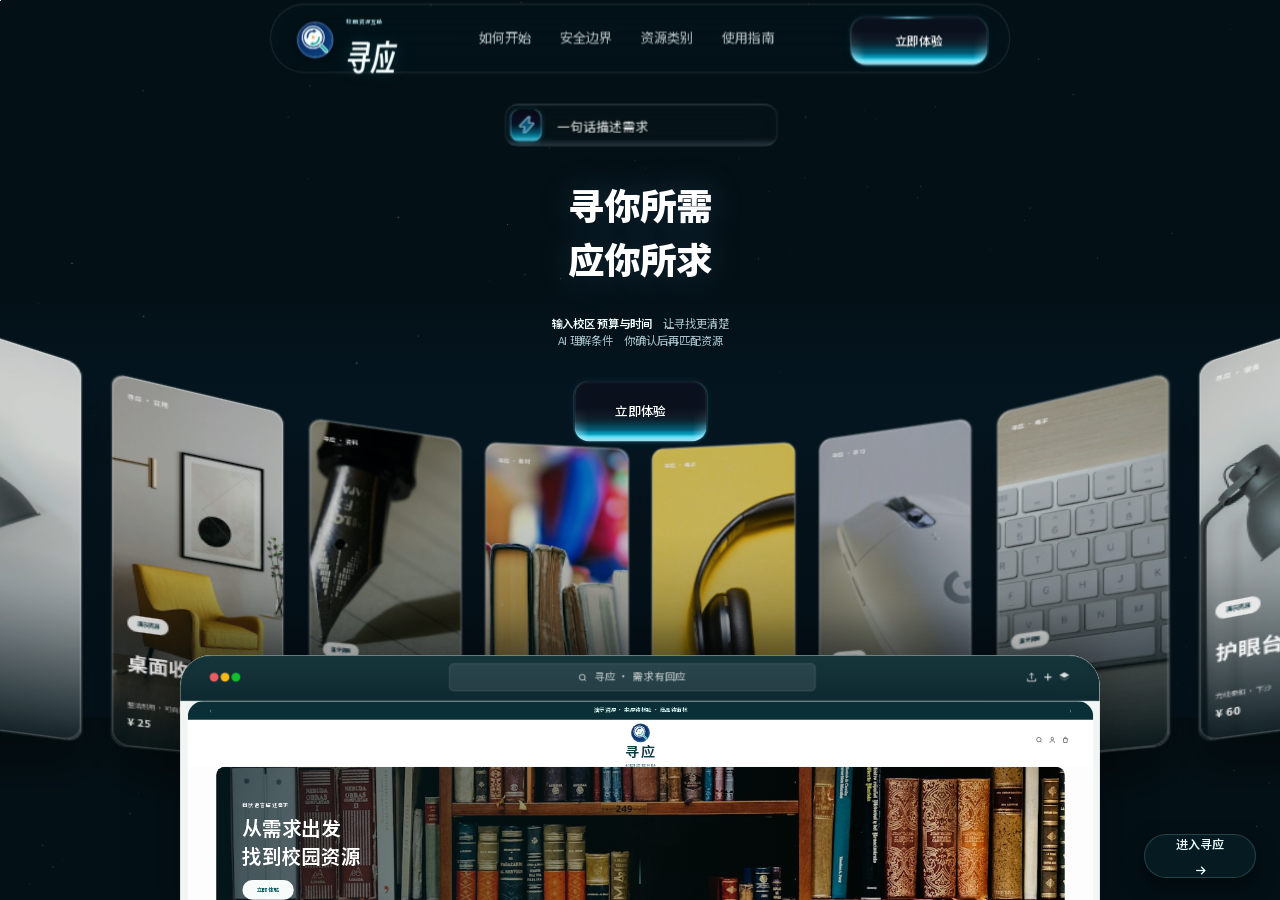
<file: index.html>
<!doctype html>
<html lang="zh-CN">
<head>
  <meta charset="utf-8">
  <meta name="viewport" content="width=device-width, initial-scale=1, viewport-fit=cover">
  <title>寻应 · 需求有回应</title>
  <style>html,body{background:#031015}</style>
  <link rel="icon" type="image/svg+xml" href="assets/brand/xunying-app-icon.svg">
  <link rel="stylesheet" href="assets/ui/theme.css">
  <style>
    @font-face {
      font-family: "Noto Sans SC";
      src: url("assets/fonts/NotoSansSC-VF.ttf") format("truetype");
      font-style: normal;
      font-weight: 100 900;
      font-display: swap;
    }
    @font-face {
      font-family: "Xunying Display";
      src: url("assets/fonts/ZCOOLQingKeHuangYou-Xunying.woff2") format("woff2");
      font-style: normal;
      font-weight: 400;
      font-display: swap;
    }
    @font-face {
      font-family: "Smiley Sans";
      src: url("assets/fonts/SmileySans-Xunying.woff2") format("woff2");
      font-style: normal;
      font-weight: 400;
      font-display: swap;
    }
    *{margin:0;padding:0;box-sizing:border-box}
    html,body{height:100%;overflow:hidden;background:#031015}
    body{font-family:"Noto Sans SC","HarmonyOS Sans SC","MiSans",PingFang SC,"Microsoft YaHei UI","Microsoft YaHei",system-ui,sans-serif;color:#fff;-webkit-font-smoothing:antialiased;text-rendering:optimizeLegibility}
    a{text-decoration:none;color:inherit}
    button{font:inherit}

    .stage{position:fixed;inset:0;overflow:hidden;background:#031015;cursor:pointer}
    .canvas{position:absolute;left:50%;top:0;width:1172px;height:657px;
      transform:translateX(-50%) scale(var(--k,1));transform-origin:50% 0}
    .canvas>*{position:absolute}
    .stack{position:absolute;inset:0;z-index:300;pointer-events:none}
    .stack>*{position:absolute}
    .stack .nav,.stack .cta2{pointer-events:auto}
    .navmenu{display:contents}
    .burger{display:none}

    .bg{position:absolute;inset:0;z-index:0;pointer-events:none;
      background:
        linear-gradient(180deg,rgba(25,127,255,0) 38%,rgba(25,127,255,.042) 54%,
          rgba(25,127,255,.052) 68%,rgba(25,127,255,.030) 100%),
        #031015}
    .stars{position:absolute;left:0;top:0;width:1px;height:1px;border-radius:50%;background:#fff}
    #stB{background:rgba(255,255,255,.8)}

    .nav{left:247px;top:3px;width:678px;height:64px;border-radius:32px;z-index:400;
      background:rgba(255,255,255,.008);
      border:1px solid rgba(255,255,255,.105);
      -webkit-backdrop-filter:blur(16px) saturate(140%);
      backdrop-filter:blur(16px) saturate(140%);
      box-shadow:inset 0 1px 0 rgba(255,255,255,.03)}
    .wm{position:absolute;left:23px;top:0;height:64px;white-space:nowrap;display:flex;align-items:center;gap:10px}
    .wm-mark{display:block;width:35px;height:35px;flex:0 0 35px;object-fit:contain;filter:drop-shadow(0 3px 8px rgba(0,0,0,.35))}
    .wm-copy{position:relative;display:block;width:72px;height:46px}
    .wm .kick{position:absolute;left:1px;top:5px;font-size:4.8px;font-weight:600;
      letter-spacing:.14em;color:#a8d4df;opacity:1;line-height:1}
    .wm .name{position:absolute;left:0;top:26px;transform-origin:0 50%;
      font-family:"汉仪超级战甲","Smiley Sans","Xunying Display","Noto Sans SC",sans-serif;
      font-weight:400;font-size:30px;line-height:1;letter-spacing:-.055em;
      color:#f7ffff;-webkit-text-stroke:.15px rgba(247,255,255,.2);
      text-shadow:0 0 18px rgba(76,217,233,.2)}
    .links{position:absolute;left:190px;top:0;height:62px;transform-origin:0 50%;
      display:flex;align-items:center;gap:24px}
    .links a{font-size:12.5px;font-weight:400;color:rgba(255,255,255,.92);
      white-space:nowrap;transition:opacity .25s}
    .links a:hover{opacity:.65}

    .btn{display:grid;place-items:center;color:#fff;position:relative;overflow:hidden;
      background:linear-gradient(to top,
        #9ad9ec 1px,#89dff0 2px,#79e0f1 3px,#61daef 4px,#3ec8e4 5px,
        #14a8c6 6px,#0596b3 7px,#038aa8 8px,#047796 9px,#006180 10px,
        #025066 12px,#0a4f5e 13px,#04465a 14px,#073746 16px,
        #0a2a37 18px,#0d212e 20px,#0f1824 24px,#0a121e 30px,
        #0a111d 34px,#0a111d 100%);
      box-shadow:
        inset 0 3px 3px -2px rgba(180,228,255,.10),
        inset 1px 0 0 rgba(255,255,255,.09),
        inset -1px 0 0 rgba(255,255,255,.09),
        var(--hair,0 1px 0 rgba(152,218,234,.38)),
        1px 0 0 rgba(152,218,234,.17),-1px 0 0 rgba(152,218,234,.17),
        0 0 8px rgba(60,190,235,.10),
        0 2px 5px -3px rgba(90,220,255,.45);
      transition:transform .25s,box-shadow .25s,filter .25s}
    .btn::before{content:"";position:absolute;left:22%;right:38%;top:.8px;height:1.9px;
      z-index:1;filter:blur(.55px);
      background:linear-gradient(90deg,rgba(120,225,255,0) 0%,rgba(120,225,255,.58) 34%,
        rgba(160,240,255,.74) 50%,rgba(120,225,255,.58) 66%,rgba(120,225,255,0) 100%)}
    .btn::after{content:"";position:absolute;inset:0;border-radius:inherit;
      pointer-events:none;z-index:1;
      background:
        linear-gradient(90deg,rgba(200,245,255,.70),rgba(200,245,255,0) 13px),
        linear-gradient(270deg,rgba(200,245,255,.70),rgba(200,245,255,0) 13px);
      -webkit-mask:linear-gradient(to top,#000 0,#000 6px,rgba(0,0,0,.40) 12px,
        rgba(0,0,0,.15) 18px,rgba(0,0,0,.09) 24px,rgba(0,0,0,.02) 30px,rgba(0,0,0,.02) 100%);
      mask:linear-gradient(to top,#000 0,#000 6px,rgba(0,0,0,.40) 12px,
        rgba(0,0,0,.15) 18px,rgba(0,0,0,.09) 24px,rgba(0,0,0,.02) 30px,rgba(0,0,0,.02) 100%)}
    .btn span{position:relative;z-index:2;display:block;line-height:1;
      text-shadow:0 1px 2px rgba(0,20,30,.5)}
    .btn:hover{transform:translateY(-1px);filter:brightness(1.12);
      box-shadow:inset 0 1px 0 rgba(200,245,255,.6),inset 1px 0 0 rgba(170,225,255,.35),
        inset -1px 0 0 rgba(170,225,255,.35),0 6px 22px rgba(20,180,225,.55)}
    .nav .btn{position:absolute;left:530.7px;top:10.5px;width:125.5px;height:39.5px;
      border-radius:14px;font-size:14px;font-weight:500;letter-spacing:-.005em}
    .nav .btn span{margin-top:0}
    .cta2{position:absolute;left:526px;top:349px;width:121px;height:54.5px;
      --hair:0 0 0 transparent;border-radius:13px;font-size:17px;font-weight:500;
      letter-spacing:-.01em;z-index:300}
    .cta2::before{display:none}
    .cta2 span{margin-top:0}

    .badge{left:462px;top:95px;width:250px;height:39px;border-radius:12px;z-index:300;
      border:1px solid rgba(255,255,255,.115);
      background:linear-gradient(to top,
        rgba(190,225,255,.175) 0px,rgba(190,225,255,.128) 2px,rgba(190,225,255,.075) 4px,
        rgba(190,225,255,.026) 6px,rgba(255,255,255,.012) 9px,rgba(255,255,255,.012) 100%);
      -webkit-backdrop-filter:blur(12px);backdrop-filter:blur(12px);
      box-shadow:inset 0 1px 0 rgba(255,255,255,.035)}
    .badge i{position:absolute;left:4px;top:4px;width:29px;height:29px;border-radius:8px;
      display:grid;place-items:center;
      background:linear-gradient(to top,
        #46afc8 0px,#35abc7 2px,#0b859d 4px,#026c84 6px,#004e66 8px,
        #053f58 10px,#012c3d 12px,#031a2a 14px,#061125 16px,#090f25 19px,
        #090c1c 23px,#060d16 29px);
      box-shadow:inset 1px 0 0 rgba(150,220,250,.40),
        inset -1px 0 0 rgba(150,220,250,.52),
        0 0 6px rgba(60,190,230,.20),0 3px 8px -5px rgba(90,220,255,.6)}
    .badge i svg{width:14px;height:16px;position:relative;top:-1px;left:0}
    .badge b{position:absolute;left:45px;transform-origin:0 50%;top:0;height:39px;
      display:flex;align-items:center;font-size:13px;font-weight:400;
      color:rgba(255,255,255,.94);white-space:nowrap;padding-top:1.5px}

    .h1{left:586px;transform:translateX(-50%);white-space:nowrap;line-height:1;
      font-family:"Noto Sans SC","PingFang SC","Microsoft YaHei",sans-serif;
      font-weight:900;font-size:54px;letter-spacing:0;
      color:#fff;
      text-shadow:0 0 34px rgba(130,180,255,.22);z-index:300}
    #h1a{top:160px}
    #h1b{top:214px}
    .sub{left:586px;transform:translateX(-50%);white-space:nowrap;line-height:1;
      font-size:13.2px;color:#a9aeb5;z-index:300}
    .sub b{font-weight:600;color:#fff}
    .nb{white-space:nowrap}
    #sub1{top:282px}
    #sub2{top:298px}

    .showcase{position:absolute;left:0;top:0;width:1172px;height:0}
    .ring{position:absolute;left:0;top:0;width:1172px;height:657px;z-index:5;
      perspective:891px;perspective-origin:586px 918px;transform-style:preserve-3d;
      pointer-events:none}
    .drag-zone{position:absolute;left:-500px;top:250px;width:2172px;height:500px;z-index:8;
      cursor:grab;touch-action:none;user-select:none;-webkit-user-select:none}
    .stage.is-dragging .drag-zone{cursor:grabbing}
    .card{position:absolute;left:586px;top:616px;width:130px;height:300px;
      margin:-150px 0 0 -65px;border-radius:12px;overflow:hidden;background:#0d1117;
      box-shadow:0 24px 46px rgba(0,0,0,.6),0 3px 8px rgba(0,0,0,.5);
      backface-visibility:hidden;will-change:transform}
    .card img{position:absolute;inset:0;width:100%;height:100%;object-fit:cover}
    .card .edge{position:absolute;inset:0;border-radius:12px;
      box-shadow:inset 0 0 0 1px rgba(255,255,255,.15),
        inset 0 16px 30px rgba(255,255,255,.05)}
    .card.broken img{display:none}

    .cv{position:absolute;left:0;right:0;padding:0 10px}
    .fill{position:absolute;inset:0}
    .ph{position:absolute;left:0;right:0;overflow:hidden;
      background:linear-gradient(155deg,#2b3b50,#131c28 60%,#1d1526)}
    .phf{top:0;bottom:0}
    .ph img{position:absolute;inset:0;width:100%;height:100%;object-fit:cover}
    .dot{display:inline-block;width:4.5px;height:4.5px;background:#e5202f;
      margin-right:4px;transform:rotate(45deg) translateY(-1px)}
    .dot.sq{transform:none;width:6.5px;height:4.5px;border-radius:1px}
    .t-big{font-family:"Noto Sans SC","PingFang SC","Microsoft YaHei",sans-serif;
      font-weight:900;line-height:.96;
      letter-spacing:0;white-space:nowrap}
    .t-serif{font-family:"Noto Sans SC","PingFang SC","Microsoft YaHei",sans-serif;line-height:1.02;letter-spacing:0;
      white-space:nowrap}

    .browser{position:absolute;left:165px;top:558px;width:842px;
      height:calc(99px + var(--fill,0px));border-radius:28px 28px 0 0;overflow:hidden;
      z-index:100;box-shadow:0 -14px 44px rgba(0,0,0,.55)}
    .browser::before{content:"";position:absolute;left:0;right:0;top:42px;bottom:0;
      background:rgba(20,20,26,.82);z-index:0}
    .bar{position:absolute;left:0;top:0;width:100%;height:42px;
      background:linear-gradient(180deg,rgba(20,24,48,.48),rgba(15,19,38,.58));
      -webkit-backdrop-filter:blur(6px) saturate(112%);
      backdrop-filter:blur(6px) saturate(112%)}
    .dots{position:absolute;left:27px;top:16px;display:flex;gap:2.6px}
    .dots i{width:7.6px;height:7.6px;border-radius:50%}
    .dots i:nth-child(1){background:#ee5c62}
    .dots i:nth-child(2){background:#f6b719}
    .dots i:nth-child(3){background:#12c02f}
    .omni{position:absolute;left:246px;top:7px;width:336px;height:26px;border-radius:5px;
      background:rgba(9,13,26,.93);box-shadow:inset 0 0 0 1px rgba(255,255,255,.045);
      display:flex;align-items:center;justify-content:center;gap:6px}
    .omni svg{width:9px;height:9px;opacity:.72}
    .omni span{font-size:9.5px;color:rgba(255,255,255,.72);letter-spacing:.005em}
    .tools{position:absolute;right:27px;top:14px;display:flex;align-items:center;gap:4px;
      opacity:.9}
    .tools svg{width:11px;height:12px}
    .page{position:absolute;left:7px;right:6px;top:42px;bottom:0;background:#fff;
      color:#111;overflow:hidden;border-radius:10px 10px 0 0}
    .ann{position:absolute;left:0;top:0;width:100%;height:16px;background:#101210;
      display:grid;place-items:center;border-radius:10px 10px 0 0}
    .ann span{font-size:5px;letter-spacing:.06em;color:#cfcfcf}
    .ann u{position:absolute;font-size:6px;color:#9a9a9a;text-decoration:none}
    .ann u:first-of-type{left:20px}
    .ann u:last-of-type{right:20px}
    .shoplogo{position:absolute;left:50%;transform:translateX(-50%);top:19px;text-align:center}
    .shoplogo img{display:block;width:18px;height:18px;margin:0 auto 2px}
    .shoplogo em{display:block;font-family:"Playfair Display",serif;font-style:normal;
      font-weight:600;font-size:15px;letter-spacing:.14em;line-height:1}
    .shoplogo i{display:block;font-style:normal;font-size:5px;letter-spacing:.3em;
      color:#3a3a3a;margin-top:3px}
    .shopicons{position:absolute;right:100px;top:33px;display:flex;gap:5px;opacity:.85}
    .shopicons svg{width:7px;height:7px}
    .pagebody{position:absolute;left:0;right:0;top:62px;bottom:0;background:#fff;overflow:hidden}
    .pghero{position:relative;margin:0 26px;height:158px;border-radius:7px;overflow:hidden;
      background:linear-gradient(120deg,#e8dcd4,#cbb6a8)}
    .pghero img{position:absolute;inset:0;width:100%;height:100%;object-fit:cover}
    .pghero .scrim{position:absolute;inset:0;
      background:linear-gradient(90deg,rgba(28,20,16,.62) 0%,rgba(28,20,16,.30) 46%,
        rgba(28,20,16,0) 72%)}
    .pghero .copy{position:absolute;left:22px;top:50%;transform:translateY(-50%);color:#fff}
    .pghero .copy u{display:block;font-size:4.6px;letter-spacing:.26em;text-transform:uppercase;
      opacity:.9;text-decoration:none}
    .pghero .copy em{display:block;font-family:"Playfair Display",serif;font-style:normal;
      font-weight:600;font-size:15px;line-height:1.12;margin-top:6px}
    .pghero .copy i{display:inline-block;margin-top:10px;padding:5px 13px;border-radius:20px;
      background:#fff;color:#17181c;font-style:normal;font-size:5.2px;font-weight:600;
      letter-spacing:.06em}
    .pgsec{display:flex;align-items:baseline;justify-content:space-between;margin:16px 26px 9px}
    .pgsec b{font-family:"Playfair Display",serif;font-weight:600;font-size:9px;color:#17181c}
    .pgsec u{font-size:4.6px;letter-spacing:.14em;color:#8a8a8a;text-transform:uppercase;
      text-decoration:none}
    .pggrid{display:grid;grid-template-columns:repeat(4,1fr);gap:14px;margin:0 26px}
    .pgcard .ph{position:relative;left:auto;right:auto;height:0;padding-bottom:104%;
      border-radius:6px;overflow:hidden;background:linear-gradient(150deg,#efe7e1,#ddcfc6)}
    .pgcard .ph img{position:absolute;inset:0;width:100%;height:100%;object-fit:cover}
    .pgcard .tag{position:absolute;left:6px;top:6px;padding:2px 5px;border-radius:3px;
      background:#17181c;color:#fff;font-size:3.8px;font-weight:600;letter-spacing:.1em}
    .pgcard b{display:block;margin-top:6px;font-size:5.4px;font-weight:600;color:#17181c;
      letter-spacing:.01em}
    .pgcard i{display:block;font-style:normal;margin-top:2px;font-size:4.6px;color:#8a8a8a}
    .pgcard s{display:block;margin-top:3px;font-size:5.6px;font-weight:700;color:#17181c;
      text-decoration:none}
    .pgcard s span{font-weight:400;color:#a08f86;text-decoration:line-through;
      margin-left:4px;font-size:4.6px}
    .pgstrip{display:flex;justify-content:space-between;margin:16px 26px 0;padding:9px 0;
      border-top:1px solid #eee6e0;border-bottom:1px solid #eee6e0}
    .pgstrip span{font-size:4.4px;letter-spacing:.12em;color:#7d7169;text-transform:uppercase}

    .wa{position:absolute;right:16px;bottom:24px;width:56px;height:56px;border-radius:50%;
      background:#25d366;display:grid;place-items:center;z-index:300;
      box-shadow:0 8px 20px rgba(0,0,0,.5)}
    .wa svg{width:31px;height:31px}
    .wa::after{content:"";position:absolute;inset:0;border-radius:50%;
      border:2px solid rgba(37,211,102,.5);animation:pulse 2.8s ease-out infinite}
    @media (min-width:1081px){
      .card{top:560px}
      .browser{top:600px}
    }
    @keyframes pulse{
      0%{transform:scale(1);opacity:.75}
      70%{transform:scale(1.4);opacity:0}
      100%{opacity:0}
    }

    html.intro .nav{opacity:0;translate:0 -9px}
    html.intro .wm,html.intro .links a,
    html.intro .nav .btn,html.intro .burger{opacity:0;translate:0 6px}
    html.intro .badge{opacity:0;translate:0 11px;scale:.985}
    html.intro .h1{opacity:0;translate:0 15px;clip-path:inset(100% 0 -30% 0)}
    html.intro .sub{opacity:0;translate:0 10px}
    html.intro .cta2{opacity:0;translate:0 13px;scale:.985}
    html.intro .ring{opacity:0;translate:0 18px;scale:.99}
    html.intro .browser{opacity:0;translate:0 26px}
    html.intro .wa{opacity:0;scale:.88}

    @media (max-width:1080px){
      .nav{left:286px;width:620px}
      .badge{left:448px;width:277px}
      .stack{transform:translateY(var(--stshift,0px))}
      .showcase{transform:translateY(var(--sshift,0px))}
      .ring{transform:scale(var(--rs,1));transform-origin:586px 595px}
      .wa{width:58px;height:58px;right:22px;bottom:26px}
      .wa svg{width:32px;height:32px}

      .burger{display:grid;place-content:center;gap:4px;position:absolute;
        right:12px;top:11px;width:42px;height:42px;padding:0;border:0;
        border-radius:14px;background:transparent;cursor:pointer;
        -webkit-tap-highlight-color:transparent}
      .burger span{display:block;width:19px;height:1.6px;border-radius:2px;
        background:rgba(255,255,255,.92);
        transition:transform .28s cubic-bezier(.4,0,.2,1),opacity .18s}
      .burger:focus-visible{outline:2px solid rgba(120,225,255,.7);outline-offset:2px}
      .nav.open .burger span:nth-child(1){transform:translateY(5.6px) rotate(45deg)}
      .nav.open .burger span:nth-child(2){opacity:0}
      .nav.open .burger span:nth-child(3){transform:translateY(-5.6px) rotate(-45deg)}
      .navmenu{display:block;position:absolute;left:0;right:0;top:74px;padding:12px;
        border-radius:22px;border:1px solid rgba(255,255,255,.10);
        background:linear-gradient(180deg,rgba(11,15,22,.985),rgba(7,10,16,.99));
        -webkit-backdrop-filter:blur(18px) saturate(140%);
        backdrop-filter:blur(18px) saturate(140%);
        box-shadow:0 26px 60px rgba(0,0,0,.6),inset 0 1px 0 rgba(255,255,255,.05);
        opacity:0;visibility:hidden;transform:translateY(-8px);
        transition:opacity .24s ease,transform .28s cubic-bezier(.4,0,.2,1),visibility .28s}
      .nav.open .navmenu{opacity:1;visibility:visible;transform:none}
      .links{position:static;display:flex;flex-direction:column;align-items:stretch;
        height:auto;gap:2px;transform:none!important}
      .links a{font-size:15px;padding:11px 14px;border-radius:12px;
        color:rgba(255,255,255,.9);transition:background .2s,color .2s}
      .nav .btn{position:static;width:100%;height:46px;margin-top:10px;font-size:15px}
      .nav .btn span{margin-top:3px}
    }

    @media (hover:hover) and (max-width:1080px){
      .burger:hover span{background:#fff}
      .links a:hover{background:rgba(255,255,255,.055);color:#fff;opacity:1}
    }

    @media (min-width:1081px) and (max-width:1180px){
      .links{left:188px}
    }

    @media (prefers-reduced-motion:reduce){
      .navmenu,.burger span{transition:none}
      .wa::after{animation:none}
    }

    @media (max-width:700px){
      .canvas{position:relative;left:auto;top:auto;width:100%;height:100%;transform:none;
        display:flex;flex-direction:column;align-items:center;padding:0 20px 56px}
      .canvas>*{position:static}
      .stack{display:contents}
      .nav{order:1}
      .badge{order:2}
      .h1{order:3}
      .sub{order:4}
      .cta2{order:5}
      .showcase{order:6}
      .nav{position:relative;left:auto;top:auto;width:100%;max-width:500px;height:58px;
        margin-top:clamp(10px,1.5vh,15px);flex:0 0 auto}
      .wm{left:18px;top:0;height:100%;gap:8px}
      .wm-mark{width:32px;height:32px;flex-basis:32px}
      .wm-copy{width:63px;height:40px}
      .wm .kick{top:-1px;font-size:4.8px;letter-spacing:.14em}
      .wm .name{top:11px;font-size:34px;transform:skewX(-2deg);
        transform-origin:left center}
      .burger{right:8px;top:7px;width:44px;height:44px}
      .navmenu{top:68px;padding:12px}
      .links a{font-size:16px;padding:12px 15px;border-radius:12px}
      .nav .btn{height:48px;margin-top:10px;font-size:16px}
      .badge{position:relative;left:auto;top:auto;margin-top:clamp(16px,2.6vh,26px);
        width:auto;max-width:100%;height:36px;flex:0 0 auto;border-radius:18px}
      .badge b{position:relative;left:auto;top:auto;height:36px;padding:0 15px 0 42px;
        font-size:12.5px}
      .badge i{top:4px;left:4px;width:28px;height:28px}
      .badge i svg{width:13px;height:19px}
      #h1a,#h1b,#sub1,#sub2{top:auto}
      .h1{position:relative;left:auto;top:auto;transform:none;white-space:normal;
        text-align:center;font-size:clamp(29px,8.4vw,36px);line-height:1.06;
        letter-spacing:-.01em;max-width:7.4em}
      .h1.l1{margin-top:clamp(12px,2.2vh,20px)}
      .sub{position:relative;left:auto;top:auto;transform:none;white-space:normal;
        text-align:center;font-size:clamp(14px,3.9vw,15.5px);line-height:1.5;
        max-width:340px}
      .sub.s1{margin-top:clamp(10px,1.8vh,16px)}
      .cta2{position:relative;left:auto;top:auto;margin-top:clamp(16px,2.6vh,26px);
        flex:0 0 auto;width:auto;min-width:158px;height:52px;padding:0 26px;font-size:16px}
      .showcase{position:relative;left:auto;top:auto;flex:1 1 auto;width:100%;height:auto;
        min-height:224px;transform:none}
      .ring{position:absolute;left:50%;margin-left:-586px;top:-446px;bottom:auto;
        width:1172px;height:657px;transform-origin:586px 466px;transform:scale(1.02)}
      .drag-zone{left:0;top:0;width:100%;height:212px}
      .browser{position:absolute;left:50%;transform:translateX(-50%);top:212px;bottom:0;
        width:calc(100% + 40px);height:auto;border-radius:22px 22px 0 0}
      .browser .bar{height:36px}
      .omni{left:50%;transform:translateX(-50%);width:58%;height:24px;top:6px}
      .omni span{font-size:9px}
      .dots{top:14px}
      .tools{display:none}
      .ann{height:15px}
      .ann span{font-size:6px}
      .page{top:36px}
      .pagebody{top:56px}
      .pghero{margin:0 18px;height:122px;border-radius:10px}
      .pghero .copy{left:18px}
      .pghero .copy u{font-size:7.5px;letter-spacing:.2em}
      .pghero .copy em{font-size:20px;margin-top:5px}
      .pghero .copy i{font-size:8.5px;padding:6px 13px;margin-top:8px}
      .pgsec{margin:16px 18px 10px}
      .pgsec b{font-size:14px}
      .pgsec u{font-size:8px}
      .pggrid{grid-template-columns:repeat(2,1fr);gap:14px;margin:0 18px}
      .pgcard .ph{border-radius:9px}
      .pgcard .tag{font-size:7px;padding:3px 7px;border-radius:4px}
      .pgcard b{font-size:10.5px;margin-top:7px}
      .pgcard i{font-size:8.5px}
      .pgcard s{font-size:11.5px;margin-top:4px}
      .pgcard s span{font-size:8.5px}
      .pgstrip{margin:16px 18px 0;flex-wrap:wrap;gap:5px 16px}
      .pgstrip span{font-size:8px}
      .wa{width:54px;height:54px;right:14px;bottom:16px}
      .wa svg{width:29px;height:29px}
    }
    .wm .kick{font-size:5px;letter-spacing:.12em;color:#a8d4df;opacity:1}
    .wm .name{font-weight:400;font-size:42px;color:#f7ffff}
    .links a{color:rgba(240,251,253,.78)}
    .sub{color:#a9c1c8}
    .sub b{color:#f4ffff}
    .stage::after{content:"";position:absolute;left:50%;bottom:16px;z-index:320;
      width:1px;height:26px;background:linear-gradient(180deg,rgba(131,225,232,0),rgba(131,225,232,.7));
      transform:translateX(-50%);animation:hintDrop 2.2s ease-in-out infinite;pointer-events:none}
    @keyframes hintDrop{0%,100%{opacity:.28;transform:translate(-50%,-5px)}50%{opacity:1;transform:translate(-50%,4px)}}
    .wa{width:auto;min-width:112px;height:44px;padding:0 16px;border-radius:22px;
      right:24px;bottom:22px;gap:8px;background:rgba(8,31,39,.72);border:1px solid rgba(153,229,236,.2);
      color:#eaffff;font-size:12px;font-weight:600;backdrop-filter:blur(14px)}
    .wa svg{width:15px;height:15px}
    .wa::after{display:none}
    .card{background:#e8f1ef;border-radius:10px;
      box-shadow:0 22px 40px rgba(0,0,0,.42);box-shadow:0 22px 40px rgba(0,0,0,.42),0 0 0 1px rgba(255,255,255,.13)}
    .card .edge{box-shadow:inset 0 0 0 1px rgba(255,255,255,.2),inset 0 1px 0 rgba(255,255,255,.25)}
    .resource-kicker{position:absolute;left:11px;top:12px;font-size:5px;font-weight:700;
      letter-spacing:.08em;color:rgba(255,255,255,.9);text-transform:none}
    .resource-title{position:absolute;left:11px;right:10px;bottom:58px;color:#fff;
      font-size:15px;font-weight:800;line-height:1.18;letter-spacing:0}
    .resource-meta{position:absolute;left:11px;right:10px;bottom:13px;color:rgba(255,255,255,.75);
      font-size:5.2px;line-height:1.6}
    .resource-meta b{display:block;margin-top:4px;color:#fff;font-size:8px;font-weight:700}
    .resource-pill{position:absolute;left:11px;bottom:94px;padding:3px 7px;border-radius:999px;
      background:rgba(255,255,255,.92);color:#143b43;font-size:4.4px;font-weight:700}
    .browser{background:#f5f8f7;box-shadow:0 -18px 50px rgba(0,0,0,.34)}
    .browser::before{background:rgba(241,246,245,.96)}
    .bar{background:linear-gradient(180deg,rgba(13,46,52,.96),rgba(9,37,44,.98));
      border-bottom:1px solid rgba(255,255,255,.06)}
    .omni{background:rgba(255,255,255,.09);box-shadow:inset 0 0 0 1px rgba(255,255,255,.08)}
    .page{border-radius:14px 14px 0 0}
    .ann{background:#0b2f36;height:17px}
    .ann span{color:#d8f6f1;letter-spacing:.02em}
    .ann u{color:#92c4c8}
    .shoplogo{top:20px}
    .shoplogo em{font-family:"Noto Sans SC",sans-serif;font-size:13px;letter-spacing:.12em;color:#0d3b42}
    .shoplogo i{font-size:4.4px;letter-spacing:.16em;color:#76979b}
    .shopicons{right:22px;top:32px}
    .pagebody{top:60px;background:#fcfdfc}
    .pghero{margin:0 26px;height:154px;border-radius:8px;background:#e7efed}
    .pghero .scrim{background:linear-gradient(90deg,rgba(4,28,34,.74),rgba(4,28,34,.18) 65%,transparent)}
    .pghero .copy{left:24px}
    .pghero .copy u{font-size:4.5px;letter-spacing:.08em;text-transform:none}
    .pghero .copy em{font-family:"Noto Sans SC",sans-serif;font-size:18px;letter-spacing:0;line-height:1.35}
    .pghero .copy i{background:#f7fbfa;color:#0c5d63;border-radius:999px;font-size:5px}
    .pgsec{margin:16px 26px 9px;align-items:center}
    .pgsec b{font-family:"Noto Sans SC",sans-serif;font-size:9px;color:#12383f}
    .pgsec u{font-size:4.6px;letter-spacing:.05em;text-transform:none;color:#7f9598}
    .pggrid{gap:14px}
    .pgcard .ph{background:#eef2f1}
    .pgcard .tag{background:#0d6066;color:#fff;letter-spacing:0}
    .pgcard b{font-size:5.4px;color:#163a40}
    .pgcard i{color:#7b9093}
    .pgcard s{color:#0c7375}
    .pgcard s span{color:#9a9f9f}
    .pgstrip{border-color:#e7edec;background:#f7faf9}
    .pgstrip span{color:#658084;letter-spacing:.04em;text-transform:none}
    @media (max-width:700px){
      .stage{padding-bottom:0}
      .stage::after{bottom:9px;height:18px}
      .wa{min-width:106px;height:42px;right:14px;bottom:12px;font-size:12px}
      .resource-title{font-size:14px}
      .pghero{margin:0 18px}
      .pghero .copy em{font-size:19px}
    }
  </style>
  <script>
    document.documentElement.classList.add('intro');
    setTimeout(function(){document.documentElement.classList.remove('intro');},8000);
  </script>
</head>
<body class="ui-landing">
  <div class="stage">
    <div class="canvas" id="canvas">
      <div class="bg" aria-hidden="true"><div class="stars" id="stA"></div><div class="stars" id="stB"></div></div>

      <div class="showcase">
        <div class="ring" id="ring" aria-hidden="true"></div>
        <div class="drag-zone" id="dragZone" role="region"
          aria-label="校园资源轮播，可左右拖动或滚动鼠标滚轮浏览"></div>
        <div class="browser" aria-label="寻应校园资源匹配界面预览">
        <div class="bar">
          <div class="dots"><i></i><i></i><i></i></div>
          <div class="omni">
            <svg viewBox="0 0 24 24" fill="none" stroke="#fff" stroke-width="2.4">
              <circle cx="11" cy="11" r="7"></circle><path d="M20 20l-3.8-3.8"></path>
            </svg>
            <span>寻应 · 需求有回应</span>
          </div>
          <div class="tools" aria-hidden="true">
            <svg viewBox="0 0 24 24" fill="none" stroke="#fff" stroke-width="1.7">
              <path d="M12 16V4m0 0L8 8m4-4 4 4"></path><path d="M4 15v5h16v-5"></path>
            </svg>
            <svg viewBox="0 0 24 24" fill="none" stroke="#fff" stroke-width="2.2">
              <path d="M12 5v14M5 12h14"></path>
            </svg>
            <svg viewBox="0 0 24 24" fill="none" stroke="#fff">
              <path d="M12 3 3 8l9 5 9-5-9-5Z" fill="#fff" opacity=".95"></path>
              <path d="M3 13l9 5 9-5" opacity=".55"></path>
            </svg>
          </div>
        </div>
        <div class="page">
          <div class="ann"><u>&#8249;</u><span>演示资源 · 来源待核验 · 商品待审核</span><u>&#8250;</u></div>
          <div class="shoplogo"><img src="assets/brand/xunying-mark.svg" alt=""><em>寻应</em><i>校园资源互助</i></div>
          <div class="shopicons" aria-hidden="true">
            <svg viewBox="0 0 24 24" fill="none" stroke="#222" stroke-width="2">
              <circle cx="11" cy="11" r="7"></circle><path d="M20 20l-3.8-3.8"></path>
            </svg>
            <svg viewBox="0 0 24 24" fill="none" stroke="#222" stroke-width="2">
              <circle cx="12" cy="8" r="4"></circle>
              <path d="M4.5 21c0-4.2 3.4-6.6 7.5-6.6s7.5 2.4 7.5 6.6"></path>
            </svg>
            <svg viewBox="0 0 24 24" fill="none" stroke="#222" stroke-width="2">
              <path d="M5.5 8h13l-1.2 12H6.7L5.5 8Z"></path>
              <path d="M9 8V6.2A3 3 0 0 1 15 6.2V8"></path>
            </svg>
          </div>
          <div class="pagebody">
            <div class="pghero">
              <img src="assets/landing/library.jpg" alt="校园图书馆学习资源场景">
              <div class="scrim"></div>
              <div class="copy"><u>自然语言描述需求</u><em>从需求出发<br>找到校园资源</em><i>立即体验</i></div>
            </div>
            <div class="pgsec"><b>匹配推荐</b><u>浏览全部资源</u></div>
            <div class="pggrid">
              <div class="pgcard">
                <div class="ph"><img src="assets/landing/books.jpg" alt="二手教材"><span class="tag">教材</span></div>
                <b>高等数学教材</b><i>轻微使用 · 下沙</i><s>¥ 30 <span>演示价格</span></s>
              </div>
              <div class="pgcard">
                <div class="ph"><img src="assets/landing/headphones.jpg" alt="二手蓝牙耳机"></div>
                <b>无线降噪耳机</b><i>功能正常 · 可面交</i><s>¥ 150</s>
              </div>
              <div class="pgcard">
                <div class="ph"><img src="assets/landing/mouse.jpg" alt="无线鼠标"><span class="tag">学习</span></div>
                <b>图书馆无线鼠标</b><i>静音 · 轻便</i><s>预算 ¥ 40</s>
              </div>
              <div class="pgcard">
                <div class="ph"><img src="assets/landing/lamp.jpg" alt="宿舍护眼台灯"><span class="tag">宿舍</span></div>
                <b>护眼书桌台灯</b><i>光线柔和 · 下沙</i><s>预算 ¥ 60</s>
              </div>
            </div>
            <div class="pgstrip">
              <span>AI 理解需求</span><span>用户确认条件</span>
              <span>规则程序匹配</span><span>来源状态可见</span>
            </div>
          </div>
        </div>
        </div>
      </div>

      <div class="stack">
        <nav class="nav" id="nav" aria-label="主导航">
          <div class="wm"><img class="wm-mark" src="assets/brand/xunying-mark.svg" alt=""><span class="wm-copy"><span class="kick">校园资源互助</span><span class="name" id="wmName">寻应</span></span></div>
          <div class="navmenu" id="navmenu">
            <div class="links" id="links">
              <a href="app.html">如何开始</a>
              <a href="disclaimer.html">安全边界</a>
              <a href="app.html">资源类别</a>
              <a href="guide.html">使用指南</a>
            </div>
            <a href="app.html" class="btn" id="navCTA"><span id="ctaLabel">立即体验</span></a>
          </div>
          <button class="burger" id="burger" type="button" aria-label="打开菜单" aria-expanded="false" aria-controls="navmenu">
            <span></span><span></span><span></span>
          </button>
        </nav>

        <div class="badge">
          <i>
            <svg viewBox="5 1 14 22" preserveAspectRatio="none" fill="rgba(16,112,152,.72)" stroke="rgba(190,236,255,.6)" stroke-width="1.6" stroke-linejoin="round" aria-hidden="true">
              <path d="M13.9 1.6 5.5 13.6a.7.7 0 0 0 .6 1.1h4.2l-1 7.7a.7.7 0 0 0 1.25.55l8.3-12.1a.7.7 0 0 0-.6-1.1h-4.2l1-7.7a.7.7 0 0 0-1.25-.55Z"></path>
            </svg>
          </i>
          <b id="badgeTxt">一句话描述需求</b>
        </div>

        <div class="h1 l1" id="h1a" role="heading" aria-level="1">寻你所需</div>
        <div class="h1" id="h1b" aria-hidden="true">应你所求</div>
        <div class="sub s1" id="sub1"><b>输入校区 预算与时间</b>　让寻找更清楚</div>
        <div class="sub" id="sub2">AI 理解条件　你确认后再匹配资源</div>
        <a href="app.html" class="btn cta2" id="heroCTA"><span id="vpLabel">立即体验</span></a>
      </div>
    </div>

    <a class="wa" href="app.html" aria-label="进入寻应">
      <span>进入寻应</span>
      <svg viewBox="0 0 24 24" fill="none" stroke="currentColor" stroke-width="2" aria-hidden="true">
        <path d="M5 12h14"></path><path d="m13 6 6 6-6 6"></path>
      </svg>
    </a>
  </div>

  <script>
    (function(){
      'use strict';

      var SHOTS = [
        {url:'assets/landing/books.jpg',cat:'教材',title:'高等数学',detail:'轻微使用 · 下沙',price:'¥ 30'},
        {url:'assets/landing/headphones.jpg',cat:'电子',title:'蓝牙耳机',detail:'降噪正常 · 可面交',price:'¥ 150'},
        {url:'assets/landing/mouse.jpg',cat:'学习',title:'无线鼠标',detail:'静音轻便 · 图书馆',price:'¥ 40'},
        {url:'assets/landing/keyboard.jpg',cat:'电子',title:'机械键盘',detail:'宿舍自提 · 九成新',price:'¥ 120'},
        {url:'assets/landing/lamp.jpg',cat:'宿舍',title:'护眼台灯',detail:'光线柔和 · 下沙',price:'¥ 60'},
        {url:'assets/landing/storage.jpg',cat:'日用',title:'桌面收纳',detail:'整洁耐用 · 可自提',price:'¥ 25'},
        {url:'assets/landing/notes.jpg',cat:'资料',title:'复习笔记',detail:'重点清晰 · 电子版',price:'¥ 15'},
        {url:'assets/landing/laptop.jpg',cat:'电子',title:'轻薄笔记本',detail:'办公学习 · 当面验机',price:'预算 ¥ 1800'},
        {url:'assets/landing/study.jpg',cat:'学习',title:'自习座位',detail:'安静区域 · 今晚',price:'一起学习'},
        {url:'assets/landing/library.jpg',cat:'校园',title:'复习搭子',detail:'图书馆 · 周末下午',price:'找同伴'}
      ];

      function resourceCard(d){
        return '<div class="ph phf"><img alt="" src="' + d.url + '">' +
          '<div class="fill" style="background:linear-gradient(180deg,rgba(3,20,25,.08) 26%,rgba(3,20,25,.22) 52%,rgba(3,20,25,.92) 100%)"></div></div>' +
          '<div class="resource-kicker">寻应 · ' + d.cat + '</div>' +
          '<div class="resource-pill">演示资源</div>' +
          '<div class="resource-title">' + d.title + '</div>' +
          '<div class="resource-meta">' + d.detail + '<b>' + d.price + '</b></div>';
      }

      function makeStars(id,count,blur,minA,maxA){
        var list = [];
        for(var i=0;i<count;i++){
          var x = (Math.random()*100).toFixed(2);
          var y = (Math.random()*100).toFixed(2);
          var a = (minA + Math.random()*(maxA-minA)).toFixed(3);
          list.push(x + 'vw ' + y + 'vh ' + blur + 'px 0 rgba(255,255,255,' + a + ')');
        }
        document.getElementById(id).style.boxShadow = list.join(',');
      }
      makeStars('stA',150,0,.05,.30);
      makeStars('stB',18,1.2,.35,.70);

      var ring = document.getElementById('ring');
      var cards = [];
      var N = 37, STEP = 360/37, RADIUS = 891, CULL = 54, PHASE_START = -2;
      for(var ci=0;ci<N;ci++){
        var card = document.createElement('div');
        card.className = 'card';
        card.innerHTML = resourceCard(SHOTS[ci % SHOTS.length]) + '<div class="edge"></div>';
        ring.appendChild(card);
        cards.push(card);
      }

      document.querySelectorAll('img').forEach(function(img){
        img.addEventListener('error',function(){
          var card = img.closest('.card');
          if(card){card.classList.add('broken');}else{img.style.visibility='hidden';}
        });
      });

      var canvas = document.getElementById('canvas');
      var h1a = document.getElementById('h1a');
      var h1b = document.getElementById('h1b');
      var sub1 = document.getElementById('sub1');
      var sub2 = document.getElementById('sub2');
      var badgeTxt = document.getElementById('badgeTxt');
      var wmName = document.getElementById('wmName');
      var ctaLabel = document.getElementById('ctaLabel');
      var vpLabel = document.getElementById('vpLabel');
      var links = document.getElementById('links');
      var linkItems = Array.prototype.slice.call(links.querySelectorAll('a'));
      var navCTA = document.getElementById('navCTA');
      var heroCTA = document.getElementById('heroCTA');
      var nav = document.getElementById('nav');
      var burger = document.getElementById('burger');

      var CW = 1172, CH = 657, TAB_MAX = 1080, TAB_MIN = 701, DW_MIN = 920;
      var mobile = false;
      var k = 1;
      var phase = PHASE_START;
      var velocity = 0;
      var dragging = false;
      var pointerId = null;
      var lastPointerX = 0;
      var lastPointerTime = 0;
      var measure = document.createElement('canvas').getContext('2d');
      var stage = document.querySelector('.stage');
      var dragZone = document.getElementById('dragZone');

      function fontOf(el){
        var cs = getComputedStyle(el);
        return {weight:cs.fontWeight,family:cs.fontFamily,size:parseFloat(cs.fontSize)};
      }
      function inkWidth(el){
        return el.getBoundingClientRect().width / (mobile ? 1 : k);
      }
      function capRatio(el){
        var f = fontOf(el);
        measure.font = f.weight + ' 100px ' + f.family;
        var m = measure.measureText('H');
        return (m.actualBoundingBoxAscent || 70) / 100;
      }
      function fitW(el,target){
        el.style.transform = '';
        el.style.fontSize = '';
        var baseSize = parseFloat(getComputedStyle(el).fontSize);
        var baseW = inkWidth(el);
        if(baseW > 0){el.style.fontSize = (baseSize * target / baseW) + 'px';}
      }
      function fitBox(el,targetW,targetCap,pre){
        pre = pre || '';
        el.style.transform = pre;
        el.style.fontSize = '';
        var fs = targetCap / capRatio(el);
        el.style.fontSize = fs + 'px';
        var actualW = inkWidth(el);
        if(actualW > 0){
          if(actualW > targetW){
            fs *= targetW / actualW;
            el.style.fontSize = fs + 'px';
          }
        }
      }
      function baseline(el,y){
        var f = fontOf(el);
        measure.font = f.weight + ' ' + f.size + 'px ' + f.family;
        var m = measure.measureText('H');
        var ascent = m.fontBoundingBoxAscent || f.size * .8;
        var descent = m.fontBoundingBoxDescent || f.size * .2;
        el.style.top = (y - ((f.size - (ascent + descent)) / 2 + ascent)) + 'px';
      }
      function centreLabel(btn,label,capPx){
        var br = btn.getBoundingClientRect();
        var lr = label.getBoundingClientRect();
        var f = fontOf(label);
        measure.font = f.weight + ' ' + f.size + 'px ' + f.family;
        var m = measure.measureText('H');
        var ascent = m.fontBoundingBoxAscent || f.size * .8;
        var descent = m.fontBoundingBoxDescent || f.size * .2;
        var capTopInLine = (f.size - (ascent + descent)) / 2 + ascent - capPx;
        var targetTop = ((br.height / k) / 2) + 1.1 - capTopInLine - capPx/2;
        var currentTop = (lr.top - br.top) / k;
        label.style.top = ((parseFloat(label.style.top) || 0) + targetTop - currentTop) + 'px';
      }
      function clearInline(el){
        el.style.fontSize = '';
        el.style.top = '';
        el.style.transform = '';
      }
      function fitLinks(T){
        links.style.transform = '';
        links.style.fontSize = '';
        links.style.gap = (24 / T) + 'px';
        linkItems.forEach(function(a){a.style.fontSize = '';});
        var fs = (8.2 / T) / capRatio(linkItems[0]);
        linkItems.forEach(function(a){a.style.fontSize = fs + 'px';});
        var rowW = inkWidth(links);
        var maxW = 300 / T;
        if(rowW > maxW){
          fs *= maxW / rowW;
          linkItems.forEach(function(a){a.style.fontSize = fs + 'px';});
        }
      }

      function placeCards(){
        for(var i=0;i<cards.length;i++){
          var card = cards[i];
          var a = ((i * STEP + phase) % 360 + 540) % 360 - 180;
          if(Math.abs(a) > CULL){
            card.style.visibility = 'hidden';
            continue;
          }
          card.style.visibility = 'visible';
          var r = a * Math.PI / 180;
          var c = Math.cos(r);
          card.style.transform = 'translate3d(' + (RADIUS*Math.sin(r)) + 'px,0,' +
            (RADIUS*(1-c)) + 'px) rotateY(' + (-a) + 'deg)';
          card.style.filter = 'brightness(' + (0.84 + 0.5*(1/c - 1)) + ')';
        }
      }

      function dragDegrees(deltaX){
        var scale = ring.getBoundingClientRect().width / 1172 || 1;
        return deltaX / (RADIUS * Math.PI / 180 * scale);
      }

      function clamp(value,min,max){
        return Math.min(max,Math.max(min,value));
      }

      function installCardPhysics(){
        dragZone.addEventListener('pointerdown',function(event){
          if(event.pointerType === 'mouse' && event.button !== 0){return;}
          dragging = true;
          pointerId = event.pointerId;
          velocity = 0;
          lastPointerX = event.clientX;
          lastPointerTime = performance.now();
          stage.classList.add('is-dragging');
          dragZone.setPointerCapture(event.pointerId);
          event.preventDefault();
        });

        dragZone.addEventListener('pointermove',function(event){
          if(!dragging || event.pointerId !== pointerId){return;}
          var now = performance.now();
          var deltaX = event.clientX-lastPointerX;
          var dt = Math.max((now-lastPointerTime)/1000,.001);
          var deltaAngle = dragDegrees(deltaX);
          phase += deltaAngle;
          velocity = velocity*.65+(deltaAngle/dt)*.35;
          lastPointerX = event.clientX;
          lastPointerTime = now;
          placeCards();
          event.preventDefault();
        });

        function releasePointer(event){
          if(!dragging || (event.pointerId !== undefined && event.pointerId !== pointerId)){return;}
          dragging = false;
          pointerId = null;
          stage.classList.remove('is-dragging');
          if(performance.now()-lastPointerTime > 100){velocity = 0;}
          velocity = clamp(velocity,-130,130);
        }

        dragZone.addEventListener('pointerup',releasePointer);
        dragZone.addEventListener('pointercancel',releasePointer);
        dragZone.addEventListener('lostpointercapture',releasePointer);
        dragZone.addEventListener('wheel',function(event){
          var deltaY = event.deltaY;
          if(event.deltaMode === 1){deltaY *= 16;}
          if(event.deltaMode === 2){deltaY *= innerHeight;}
          var delta = Math.abs(event.deltaX) > Math.abs(deltaY) ? event.deltaX : deltaY;
          if(!delta){return;}
          phase -= delta*.075;
          velocity *= .35;
          placeCards();
          event.preventDefault();
        },{passive:false});
      }

      function installStageEntry(){
        var press = null;
        var moveLimit = 10;

        function hasOwnAction(target){
          return !!(target && target.closest &&
            target.closest('a,button,input,select,textarea,label,[role="button"],.wa'));
        }

        stage.addEventListener('pointerdown',function(event){
          press = null;
          if(event.pointerType === 'mouse' && event.button !== 0){return;}
          if(nav.classList.contains('open') || hasOwnAction(event.target)){return;}
          press = {id:event.pointerId,x:event.clientX,y:event.clientY,moved:false};
        });

        stage.addEventListener('pointermove',function(event){
          if(!press || event.pointerId !== press.id || press.moved){return;}
          if(Math.hypot(event.clientX-press.x,event.clientY-press.y) > moveLimit){
            press.moved = true;
          }
        });

        function finishEntry(event){
          if(!press || event.pointerId !== press.id){return;}
          var shouldEnter = event.type === 'pointerup' && !press.moved && !hasOwnAction(event.target);
          press = null;
          if(shouldEnter){window.location.assign('app.html');}
        }

        stage.addEventListener('pointerup',finishEntry);
        stage.addEventListener('pointercancel',finishEntry);
      }

      function layout(){
        if(mobile){
          [h1a,h1b,sub1,sub2,badgeTxt,wmName,ctaLabel,vpLabel].forEach(clearInline);
          clearInline(links);
          links.style.gap = '';
          linkItems.forEach(function(a){clearInline(a);});
          placeCards();
          return;
        }
        var tablet = TAB_MAX >= innerWidth && innerWidth >= TAB_MIN;
        var T = tablet ? (1 + 0.14 * Math.min(1,(TAB_MAX-innerWidth)/120)) : 1;
        var stableType = T / k;
        fitBox(h1a,228*stableType,27*stableType,'translateX(-50%)');baseline(h1a,202);
        fitBox(h1b,228*stableType,27*stableType,'translateX(-50%)');baseline(h1b,252);
        fitBox(sub1,350*stableType,8.4*stableType,'translateX(-50%)');baseline(sub1,300.5);
        fitBox(sub2,280*stableType,8.4*stableType,'translateX(-50%)');baseline(sub2,316.5);
        fitBox(badgeTxt,184*stableType,9.4*stableType,'translate(2px,-1px)');
        fitBox(wmName,118*stableType,25*stableType,'skewX(-2deg)');
        fitBox(ctaLabel,87*stableType,8.9*stableType);centreLabel(navCTA,ctaLabel,8.9*stableType);
        fitBox(vpLabel,76*stableType,9.5*stableType);centreLabel(heroCTA,vpLabel,9.5*stableType);
        if(tablet){
          links.style.transform = '';
          links.style.fontSize = '';
          links.style.gap = '';
          linkItems.forEach(function(a){a.style.fontSize = '';});
        }else{
          fitLinks(stableType);
        }
        placeCards();
      }

      function resize(){
        var vw = innerWidth, vh = innerHeight;
        mobile = vw <= 700;
        if(mobile){
          k = 1;
          canvas.style.removeProperty('--k');
          canvas.style.removeProperty('--fill');
          canvas.style.removeProperty('--stshift');
          canvas.style.removeProperty('--sshift');
          canvas.style.removeProperty('--rs');
        }else{
          var W = CW;
          if(vw <= TAB_MAX){
            W = DW_MIN + (vw-TAB_MIN)*(CW-DW_MIN)/(TAB_MAX-TAB_MIN);
            if(vh > vw*1.15){W = Math.min(W,900);}
          }
          // Wide desktop keeps a fixed type scale and reserves room for the page preview.
          k = vw > TAB_MAX
            ? Math.min(vw/CW,(vh-160)/600,1.2)
            : Math.min(vw/W,vh/560);
          var fill = 0, ss = 0, rs = 1, st = 0;
          if(vw > TAB_MAX){
            fill = Math.max(0,vh/k-CH);
          }else if(vw > TAB_MIN && vw <= TAB_MAX){
            var ramp = Math.min(1,(TAB_MAX-vw)/120);
            fill = Math.max(0,vh/k-CH);
            if(fill > 0){
              // Surplus height is shared by wheel travel, camera zoom and hero offset.
              ss = Math.min(fill*.55,420)*ramp;
              rs = 1 + Math.min(fill/1100,.75)*ramp;
              var slack = 219.5 - 125*rs + ss;
              st = Math.max(0,slack/2 - 28)*ramp;
              fill -= ss;
            }
          }
          canvas.style.setProperty('--k',k);
          canvas.style.setProperty('--fill',fill + 'px');
          canvas.style.setProperty('--stshift',st + 'px');
          canvas.style.setProperty('--sshift',ss + 'px');
          canvas.style.setProperty('--rs',rs);
        }
        layout();
        if(innerWidth > TAB_MAX){closeMenu(false);}
      }

      function setMenu(open){
        nav.classList.toggle('open',open);
        burger.setAttribute('aria-expanded',open ? 'true' : 'false');
      }
      function closeMenu(focus){
        setMenu(false);
        if(focus){burger.focus();}
      }
      burger.addEventListener('click',function(event){
        event.stopPropagation();
        setMenu(!nav.classList.contains('open'));
      });
      links.addEventListener('click',function(event){
        if(event.target.closest('a')){closeMenu(false);}
      });
      document.addEventListener('pointerdown',function(event){
        if(nav.classList.contains('open') && !nav.contains(event.target)){closeMenu(false);}
      });
      document.addEventListener('keydown',function(event){
        if(event.key === 'Escape' && nav.classList.contains('open')){closeMenu(true);}
      });

      function tick(now){
        if(!tick.last){tick.last = now;}
        var dt = Math.min((now-tick.last)/1000,.1);
        tick.last = now;
        if(!dragging){
          phase -= 1.9*dt;
          if(Math.abs(velocity) > .25){
            phase += velocity*dt;
            velocity *= Math.exp(Math.log(.05)*dt);
          }else{
            velocity = 0;
          }
        }
        placeCards();
        requestAnimationFrame(tick);
      }
      document.addEventListener('visibilitychange',function(){
        tick.last = performance.now();
      });

      (function intro(){
        var root = document.documentElement;
        function settle(){
          document.getAnimations().forEach(function(a){
            if(a.id && a.id.indexOf('intro:') === 0){a.cancel();}
          });
          root.classList.remove('intro');
        }
        if(!root.classList.contains('intro') || !Element.prototype.animate){
          settle();
          return;
        }
        function wait(ms){
          return new Promise(function(resolve){setTimeout(resolve,ms);});
        }
        function afterPaint(){
          return new Promise(function(resolve){
            requestAnimationFrame(function(){
              requestAnimationFrame(resolve);
            });
          });
        }
        var fontLoad = document.fonts && document.fonts.load
          ? document.fonts.load('900 54px "Noto Sans SC"').catch(function(){})
          : Promise.resolve();
        var fontsReady = document.fonts && document.fonts.ready
          ? Promise.race([
              fontLoad.then(function(){return document.fonts.ready;}).catch(function(){}),
              wait(600)
            ])
          : Promise.resolve();
        var pageReady = document.readyState === 'complete'
          ? Promise.resolve()
          : new Promise(function(resolve){
              addEventListener('load',resolve,{once:true});
            });
        Promise.all([fontsReady,Promise.race([pageReady,wait(350)])])
          .then(afterPaint)
          .then(function(){return wait(80);})
          .then(function(){
            if(!root.classList.contains('intro')){
              settle();
              return;
            }
            var D = innerWidth <= 700 ? .66 : 1;
            var EXPO = 'cubic-bezier(.16,1,.3,1)';
            var SOFT = 'cubic-bezier(.22,.61,.36,1)';
            var order = 0;
            var last = null;
            var latestEnd = 0;
            function Y(px){return '0 ' + (px*D) + 'px';}
            function play(el,from,dur,delay,ease){
              if(!el){return;}
              var to = {opacity:1};
              if('translate' in from){to.translate = '0 0';}
              if('scale' in from){to.scale = '1';}
              if('clipPath' in from){to.clipPath = 'inset(-30% 0 -30% 0)';}
              var a = el.animate([from,to],{duration:dur,delay:delay,easing:ease,fill:'both'});
              a.id = 'intro:' + (order++);
              if(delay + dur > latestEnd){
                latestEnd = delay + dur;
                last = a.finished;
              }
            }
            play(nav,{opacity:0,translate:Y(-9)},620,60,EXPO);
            play(document.querySelector('.wm'),{opacity:0,translate:Y(6)},520,185,SOFT);
            linkItems.forEach(function(a,i){play(a,{opacity:0,translate:Y(6)},460,215+i*45,SOFT);});
            play(burger,{opacity:0,translate:Y(6)},460,300,SOFT);
            play(navCTA,{opacity:0,translate:Y(6)},500,400,SOFT);
            play(document.querySelector('.badge'),{opacity:0,translate:Y(11),scale:.985},560,270,EXPO);
            play(h1a,{opacity:0,translate:Y(15),clipPath:'inset(100% 0 -30% 0)'},900,380,EXPO);
            play(h1b,{opacity:0,translate:Y(15),clipPath:'inset(100% 0 -30% 0)'},900,470,EXPO);
            play(sub1,{opacity:0,translate:Y(10)},620,690,EXPO);
            play(sub2,{opacity:0,translate:Y(10)},620,745,EXPO);
            play(heroCTA,{opacity:0,translate:Y(13),scale:.985},620,830,EXPO);
            play(ring,{opacity:0,translate:Y(18),scale:.99},950,700,EXPO);
            play(document.querySelector('.browser'),{opacity:0,translate:Y(26)},900,900,EXPO);
            play(document.querySelector('.wa'),{opacity:0,scale:.88},500,1260,EXPO);
            if(last){last.then(settle).catch(settle);}else{settle();}
          });
      })();

      addEventListener('resize',resize);
      if(window.visualViewport){window.visualViewport.addEventListener('resize',resize);}
      installCardPhysics();
      installStageEntry();
      resize();
      document.fonts.ready.then(layout);
      setTimeout(layout,400);
      setTimeout(layout,1400);
      requestAnimationFrame(tick);
    })();
  </script>
</body>
</html>
</file>
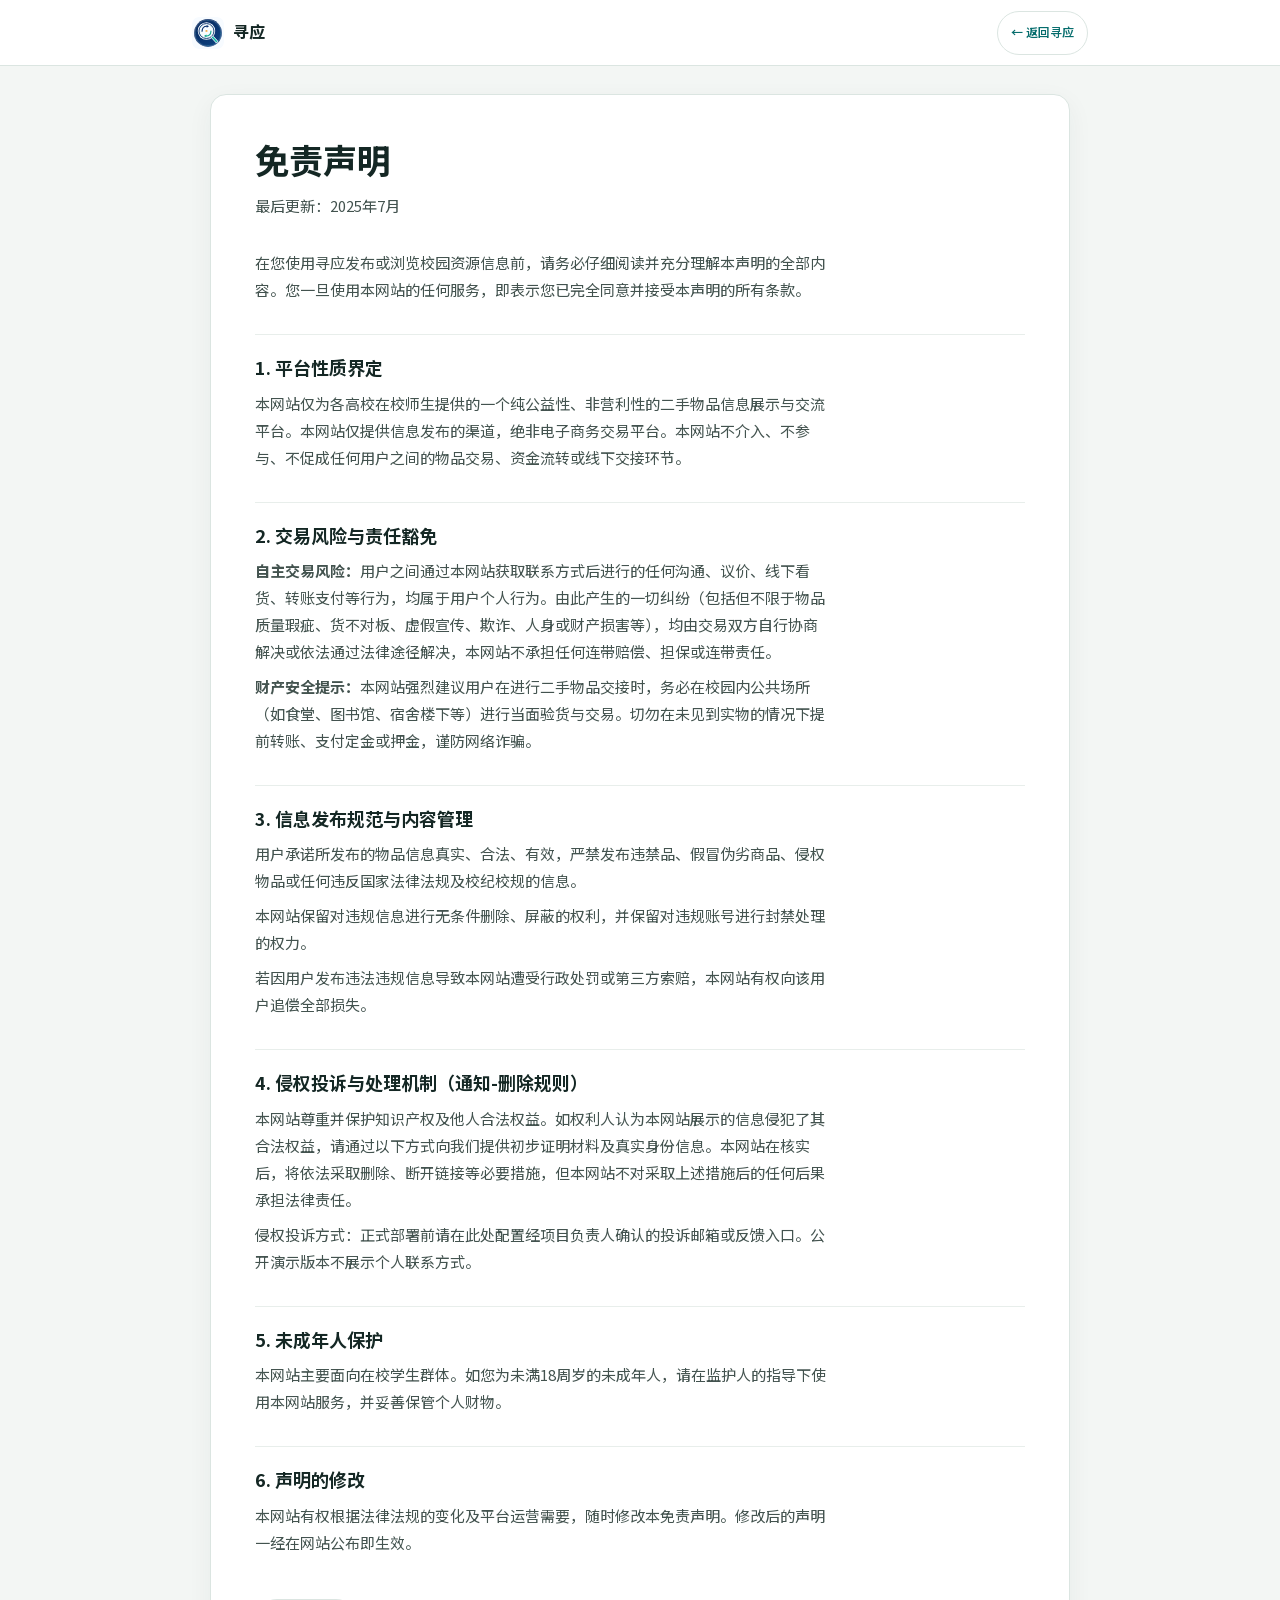
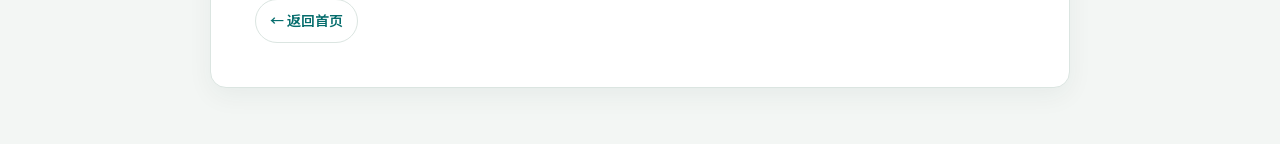
<file: disclaimer.html>
<!DOCTYPE html>
<html lang="zh-CN">
<head>
<meta charset="UTF-8">
<meta name="viewport" content="width=device-width, initial-scale=1.0">
<title>免责声明 · 寻应</title>
<link rel="icon" type="image/svg+xml" href="assets/brand/xunying-app-icon.svg">
<style>
  :root { --bg: #f5f5f5; --card: white; --text: #222; --muted: #666; --accent: #1a73e8; --font: -apple-system,BlinkMacSystemFont,"Segoe UI",Roboto,sans-serif; }
  * { margin:0; padding:0; box-sizing:border-box; }
  body { font-family:var(--font); background:var(--bg); color:var(--text); line-height:1.8; padding:24px 16px 60px; }
  .container { max-width:720px; margin:0 auto; background:var(--card); border-radius:12px; padding:32px 28px; box-shadow:0 1px 4px rgba(0,0,0,.08); }
  h1 { font-size:22px; margin-bottom:8px; }
  .update { color:var(--muted); font-size:13px; margin-bottom:24px; }
  h2 { font-size:16px; margin:28px 0 10px; color:var(--text); }
  p { font-size:14px; color:#444; margin-bottom:8px; }
  ul { padding-left:20px; margin-bottom:8px; }
  ul li { font-size:14px; color:#444; margin-bottom:4px; }
  .back { display:inline-block; margin-top:28px; color:var(--accent); text-decoration:none; font-size:14px; }
</style>
<link rel="stylesheet" href="assets/ui/theme.css">
</head>
<body class="ui-disclaimer">
<nav class="legal-nav">
  <a class="legal-brand" href="app.html">
    <img src="assets/brand/xunying-app-icon.svg" alt="寻应标志">寻应
  </a>
  <a class="back" href="app.html">← 返回寻应</a>
</nav>
<div class="container">
<h1>免责声明</h1>
<p class="update">最后更新：2025年7月</p>

<p>在您使用寻应发布或浏览校园资源信息前，请务必仔细阅读并充分理解本声明的全部内容。您一旦使用本网站的任何服务，即表示您已完全同意并接受本声明的所有条款。</p>

<h2>1. 平台性质界定</h2>
<p>本网站仅为各高校在校师生提供的一个纯公益性、非营利性的二手物品信息展示与交流平台。本网站仅提供信息发布的渠道，绝非电子商务交易平台。本网站不介入、不参与、不促成任何用户之间的物品交易、资金流转或线下交接环节。</p>

<h2>2. 交易风险与责任豁免</h2>
<p><strong>自主交易风险：</strong>用户之间通过本网站获取联系方式后进行的任何沟通、议价、线下看货、转账支付等行为，均属于用户个人行为。由此产生的一切纠纷（包括但不限于物品质量瑕疵、货不对板、虚假宣传、欺诈、人身或财产损害等），均由交易双方自行协商解决或依法通过法律途径解决，本网站不承担任何连带赔偿、担保或连带责任。</p>
<p><strong>财产安全提示：</strong>本网站强烈建议用户在进行二手物品交接时，务必在校园内公共场所（如食堂、图书馆、宿舍楼下等）进行当面验货与交易。切勿在未见到实物的情况下提前转账、支付定金或押金，谨防网络诈骗。</p>

<h2>3. 信息发布规范与内容管理</h2>
<p>用户承诺所发布的物品信息真实、合法、有效，严禁发布违禁品、假冒伪劣商品、侵权物品或任何违反国家法律法规及校纪校规的信息。</p>
<p>本网站保留对违规信息进行无条件删除、屏蔽的权利，并保留对违规账号进行封禁处理的权力。</p>
<p>若因用户发布违法违规信息导致本网站遭受行政处罚或第三方索赔，本网站有权向该用户追偿全部损失。</p>

<h2>4. 侵权投诉与处理机制（通知-删除规则）</h2>
<p>本网站尊重并保护知识产权及他人合法权益。如权利人认为本网站展示的信息侵犯了其合法权益，请通过以下方式向我们提供初步证明材料及真实身份信息。本网站在核实后，将依法采取删除、断开链接等必要措施，但本网站不对采取上述措施后的任何后果承担法律责任。</p>
<p>侵权投诉方式：正式部署前请在此处配置经项目负责人确认的投诉邮箱或反馈入口。公开演示版本不展示个人联系方式。</p>

<h2>5. 未成年人保护</h2>
<p>本网站主要面向在校学生群体。如您为未满18周岁的未成年人，请在监护人的指导下使用本网站服务，并妥善保管个人财物。</p>

<h2>6. 声明的修改</h2>
<p>本网站有权根据法律法规的变化及平台运营需要，随时修改本免责声明。修改后的声明一经在网站公布即生效。</p>

<a class="back" href="app.html">← 返回首页</a>
</div>
</body>
</html>
</file>
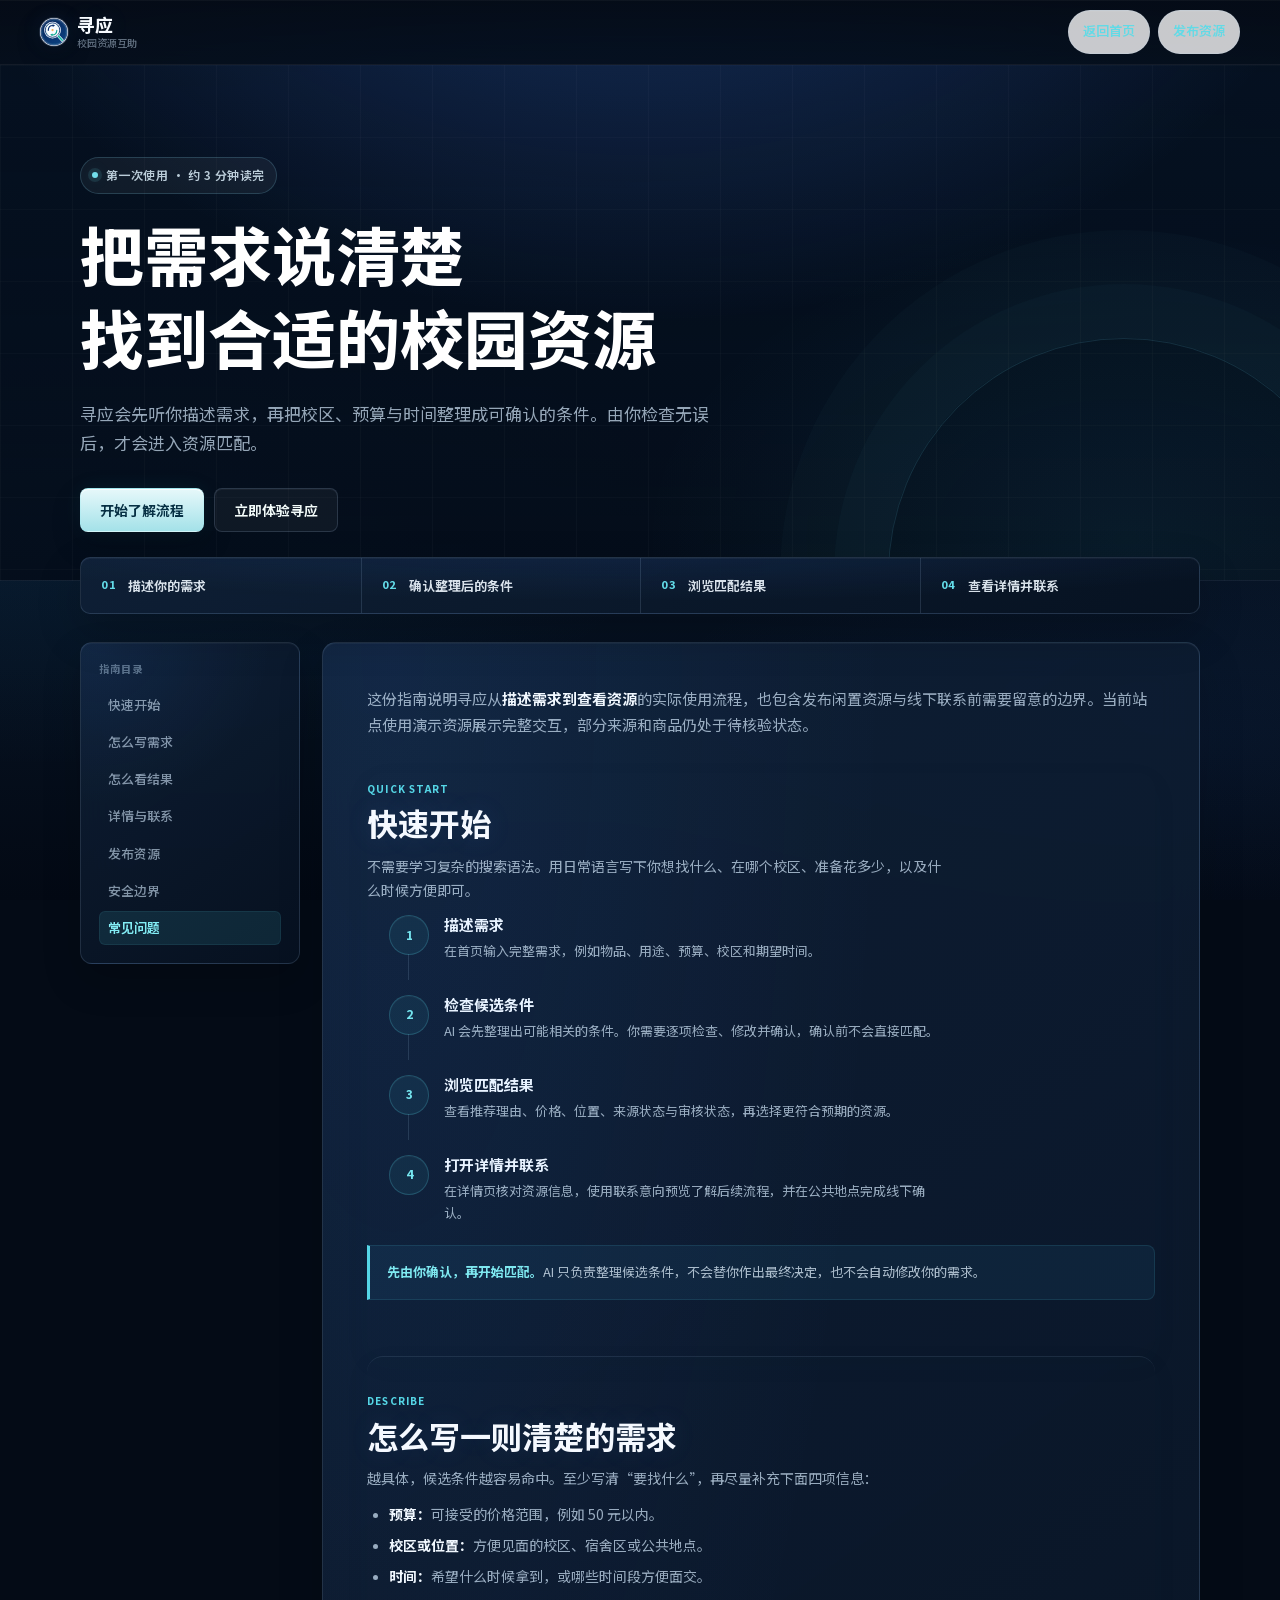
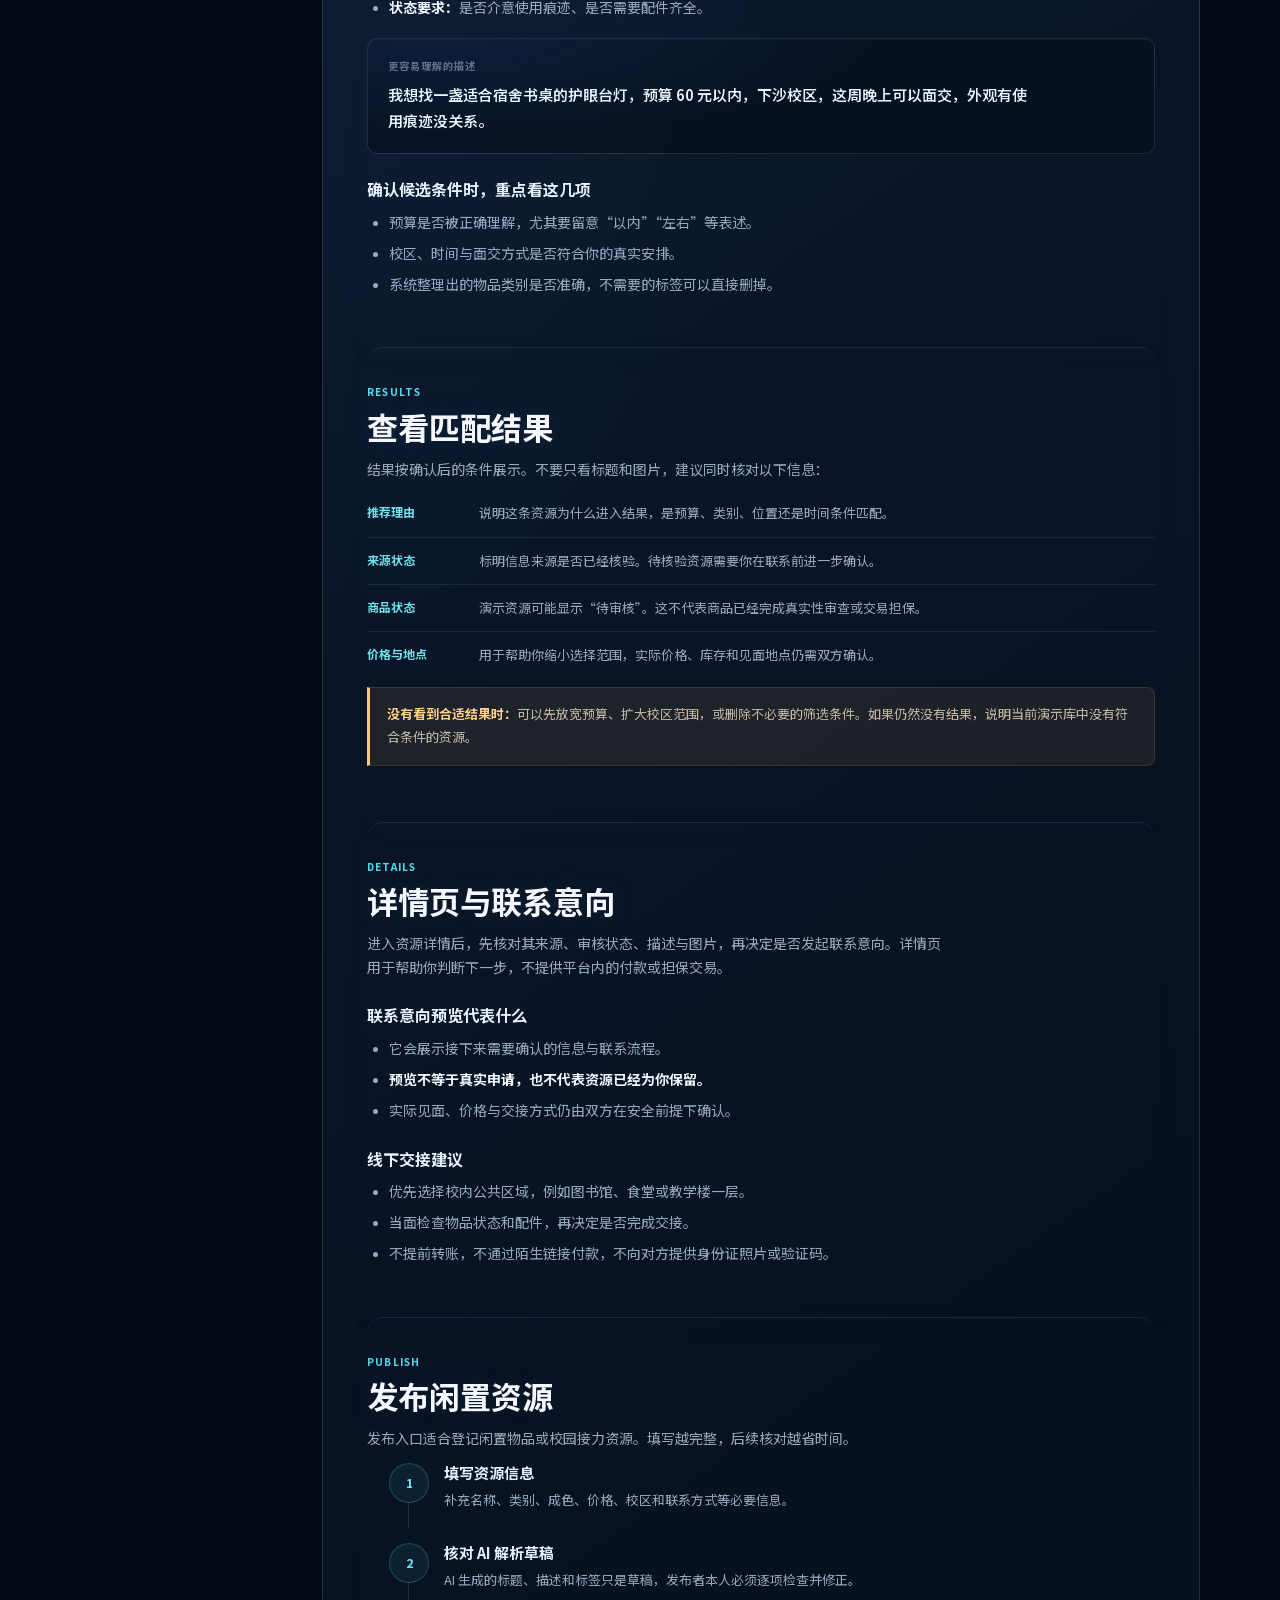
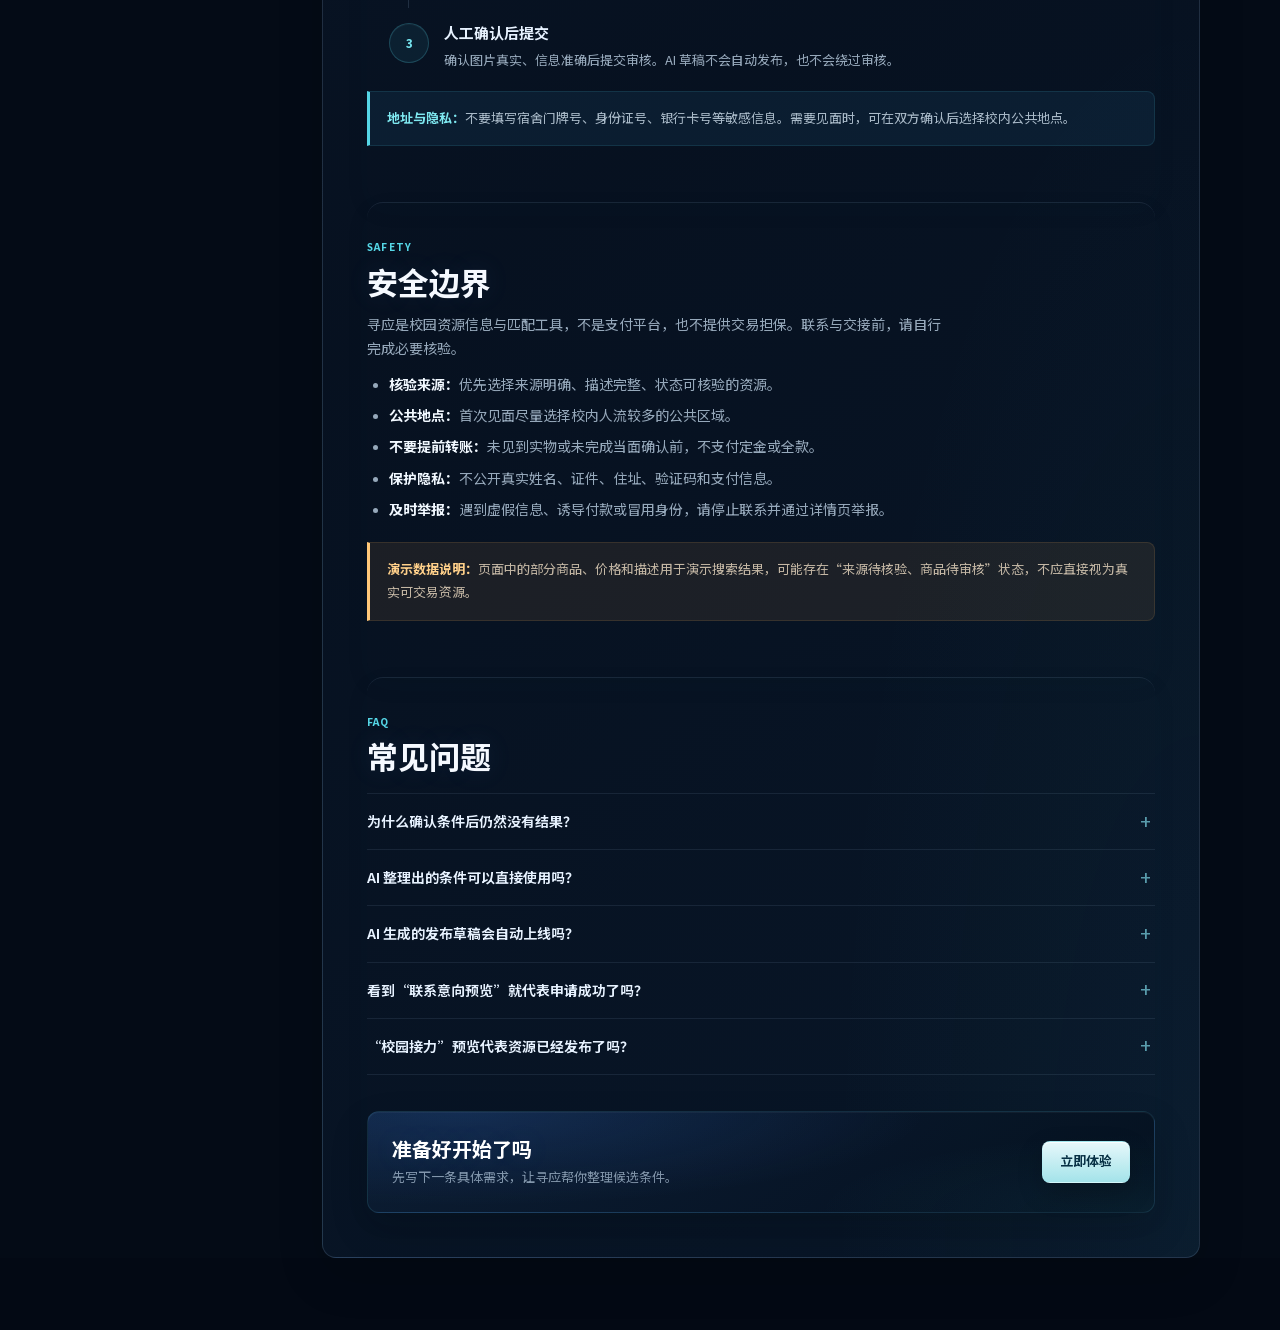
<file: guide.html>
<!doctype html>
<html lang="zh-CN">
<head>
  <meta charset="utf-8" />
  <meta http-equiv="Content-Security-Policy" content="default-src 'self'; script-src 'self' 'unsafe-inline' https://cdn.jsdelivr.net; style-src 'self' 'unsafe-inline'; img-src 'self' data: https://laqliecldqfjfhsooyey.supabase.co blob:; connect-src 'self' https://laqliecldqfjfhsooyey.supabase.co; font-src 'self';" />
  <meta name="viewport" content="width=device-width, initial-scale=1" />
  <title>使用指南 · 寻应</title>
  <link rel="icon" type="image/svg+xml" href="assets/brand/xunying-app-icon.svg" />
  <link rel="stylesheet" href="assets/ui/theme.css" />
  <style>
    :root{--guide-deep:#071a31;--guide-mint:rgba(76,211,229,.12);--guide-line:rgba(184,218,255,.14);--guide-copy:rgba(207,227,246,.72);--guide-amber:#ffc879;--guide-amber-bg:rgba(255,178,82,.085)}
    *{box-sizing:border-box}
    html{scroll-behavior:smooth;scroll-padding-top:92px;background:#030914}
    body.ui-guide{margin:0;min-width:320px;min-height:100vh;--bg:#040b16;--surface:#09182b;--fg:#f4f8ff;--muted:rgba(203,224,244,.58);--border:rgba(184,218,255,.15);--accent:#55d6e6;--accent-dark:#62dae6;--success:#67dda7;--danger:#ff8492;background:radial-gradient(ellipse 74% 38% at 50% -10%,rgba(63,123,255,.23),transparent 68%),radial-gradient(ellipse 42% 26% at 78% 18%,rgba(58,181,220,.08),transparent 72%),radial-gradient(ellipse 64% 36% at 4% 58%,rgba(27,133,196,.085),transparent 76%),radial-gradient(ellipse 56% 34% at 92% 82%,rgba(47,112,220,.075),transparent 76%),linear-gradient(180deg,#040a14 0%,#071426 46%,#061120 74%,#030914 100%);background-attachment:fixed;background-color:#040b16;color:#f4f8ff;color-scheme:dark}
    .skip-link{position:fixed;left:18px;top:-80px;z-index:300;padding:10px 14px;border:1px solid rgba(184,218,255,.16);border-radius:6px;background:rgba(9,24,43,.97);color:#f4f8ff;font-size:13px;font-weight:650;text-decoration:none;box-shadow:0 8px 24px rgba(0,0,0,.34);transition:top 160ms ease}
    .skip-link:focus{top:12px}
    body.ui-guide .top-nav{display:flex;align-items:center;justify-content:space-between;gap:16px;min-height:64px;padding-top:10px;padding-bottom:10px;background:linear-gradient(180deg,rgba(5,12,23,.96),rgba(6,16,29,.82));border-bottom-color:rgba(184,218,255,.08);box-shadow:inset 0 1px 0 rgba(255,255,255,.035),0 10px 34px rgba(0,0,0,.24)}
    body.ui-guide .top-nav .brand-name{color:#f7fbff;text-shadow:0 0 24px rgba(105,188,255,.12)}
    body.ui-guide .top-nav .brand-sub{color:rgba(203,224,244,.46)}
    body.ui-guide .top-nav .brand-mark{border-radius:50%;box-shadow:0 0 0 1px rgba(184,218,255,.16),0 8px 24px rgba(0,0,0,.28),0 0 22px rgba(67,145,255,.1)}
    .ui-guide .brand-link{flex:0 0 auto}
    .guide-nav-actions{display:flex;align-items:center;gap:8px;min-width:0}
    .guide-nav-actions .nav-back,.guide-nav-actions .nav-guide{display:inline-flex;align-items:center;justify-content:center;min-height:38px;padding:8px 14px;border:1px solid rgba(184,218,255,.13);border-radius:999px;background:rgba(255,255,255,.045);color:rgba(229,243,255,.72);font-size:13px;font-weight:600;text-decoration:none;box-shadow:inset 0 1px 0 rgba(255,255,255,.035);transition:background 150ms ease,border-color 150ms ease,color 150ms ease}
    .guide-nav-actions .nav-back:hover,.guide-nav-actions .nav-guide:hover{border-color:rgba(104,212,220,.34);background:rgba(72,186,194,.1);color:#f8ffff}
    .guide-hero{position:relative;overflow:hidden;padding:clamp(58px,8vw,92px) 24px 48px;border-bottom:1px solid rgba(184,218,255,.08);background:linear-gradient(90deg,rgba(255,255,255,.025) 1px,transparent 1px),linear-gradient(rgba(255,255,255,.02) 1px,transparent 1px),radial-gradient(ellipse 80% 140% at 50% -48%,rgba(73,132,255,.3),transparent 70%),radial-gradient(ellipse 50% 80% at 88% 92%,rgba(61,205,230,.075),transparent 76%),linear-gradient(180deg,rgba(5,17,33,.96),rgba(4,12,24,.82));background-size:72px 72px,72px 72px,auto,auto,auto;color:#fff}
    .guide-hero::after{content:"";position:absolute;right:-80px;bottom:-230px;width:470px;height:470px;border:1px solid rgba(105,210,238,.14);border-radius:50%;box-shadow:0 0 0 54px rgba(105,210,238,.025),0 0 0 108px rgba(105,210,238,.016);pointer-events:none}
    .guide-hero-inner{position:relative;z-index:1;width:min(1120px,100%);margin:0 auto}
    .guide-eyebrow{display:inline-flex;align-items:center;gap:8px;margin:0 0 20px;padding:7px 11px;border:1px solid rgba(128,215,238,.2);border-radius:999px;background:rgba(255,255,255,.05);color:rgba(225,244,255,.82);font-size:12px;font-weight:600;letter-spacing:.04em}
    .guide-eyebrow::before{content:"";width:6px;height:6px;border-radius:50%;background:#72dfeb;box-shadow:0 0 0 4px rgba(99,218,231,.12),0 0 16px rgba(99,218,231,.22)}
    .guide-hero h1{max-width:800px;margin:0;color:#fff;font-size:clamp(38px,5.3vw,64px);font-weight:760;line-height:1.12;letter-spacing:0}
    .guide-hero h1 span{display:block;white-space:nowrap}
    .guide-hero-copy{max-width:650px;margin:20px 0 0;color:rgba(211,231,249,.7);font-size:clamp(14px,1.6vw,17px);line-height:1.85}
    .guide-hero-actions{display:flex;flex-wrap:wrap;gap:10px;margin-top:30px}
    .guide-primary,.guide-secondary{display:inline-flex;align-items:center;justify-content:center;min-height:44px;padding:0 19px;border-radius:8px;font-size:14px;font-weight:650;text-decoration:none;transition:transform 150ms ease,background 150ms ease}
    .guide-primary{border:1px solid rgba(142,238,247,.22);background:linear-gradient(180deg,rgba(235,253,255,.98),rgba(174,240,246,.94));color:#073044;box-shadow:inset 0 1px 0 rgba(255,255,255,.8),0 12px 30px rgba(0,0,0,.2),0 0 22px rgba(82,218,231,.08)}
    .guide-secondary{border:1px solid rgba(184,218,255,.16);background:rgba(255,255,255,.045);color:#f3fcfa;box-shadow:inset 0 1px 0 rgba(255,255,255,.045)}
    .guide-primary:hover,.guide-secondary:hover{transform:translateY(-1px)}
    .guide-primary:hover{background:linear-gradient(180deg,#fff,rgba(211,250,252,.98))}.guide-secondary:hover{border-color:rgba(104,212,220,.34);background:rgba(72,186,194,.1)}
    .flow-wrap{position:relative;z-index:2;width:min(1120px,calc(100% - 48px));margin:-24px auto 0}
    .flow-rail{display:grid;grid-template-columns:repeat(4,minmax(0,1fr));margin:0;padding:0;overflow:hidden;border:1px solid var(--guide-line);border-radius:10px;background:radial-gradient(ellipse 90% 150% at 50% -30%,rgba(63,131,245,.12),transparent 72%),linear-gradient(145deg,rgba(15,32,54,.93),rgba(7,18,33,.95));box-shadow:inset 0 1px 0 rgba(255,255,255,.04),0 18px 46px rgba(0,0,0,.2);-webkit-backdrop-filter:blur(18px) saturate(125%);backdrop-filter:blur(18px) saturate(125%);list-style:none}
    .flow-rail li{position:relative;display:flex;align-items:center;gap:12px;min-width:0;padding:18px 20px}.flow-rail li+li{border-left:1px solid var(--guide-line)}
    .flow-number{flex:0 0 auto;color:#63dce9;font-size:11px;font-weight:750;letter-spacing:.06em}.flow-label{min-width:0;color:rgba(238,247,255,.9);font-size:13px;font-weight:650;line-height:1.4}
    .guide-shell{display:grid;grid-template-columns:220px minmax(0,1fr);align-items:start;gap:22px;width:min(1120px,calc(100% - 48px));margin:28px auto 72px}
    .guide-toc{position:sticky;top:88px;padding:18px;border:1px solid var(--guide-line);border-radius:12px;background:radial-gradient(ellipse 110% 70% at 8% 0%,rgba(65,136,245,.09),transparent 72%),linear-gradient(145deg,rgba(15,32,54,.9),rgba(7,18,33,.94));-webkit-backdrop-filter:blur(18px) saturate(125%);backdrop-filter:blur(18px) saturate(125%);box-shadow:inset 0 1px 0 rgba(255,255,255,.04),0 16px 38px rgba(0,0,0,.18)}
    .guide-toc-title{display:block;margin-bottom:10px;color:rgba(181,209,233,.45);font-size:10px;font-weight:700;letter-spacing:.12em}.guide-toc nav{display:grid;gap:3px}
    .guide-toc a{display:block;padding:8px 9px;border-radius:6px;color:rgba(203,224,244,.62);font-size:13px;font-weight:520;line-height:1.4;text-decoration:none;transition:background 140ms ease,color 140ms ease}
    .guide-toc a:hover{background:rgba(255,255,255,.055);color:#f5faff}.guide-toc a.is-active{background:rgba(75,210,228,.11);color:#83edf5;font-weight:650;box-shadow:inset 0 0 0 1px rgba(98,220,235,.08)}
    .guide-main{min-width:0;padding:clamp(24px,4vw,44px);border:1px solid var(--guide-line);border-radius:14px;background:radial-gradient(ellipse 78% 58% at 8% 0%,rgba(65,136,245,.09),transparent 72%),radial-gradient(ellipse 56% 44% at 100% 100%,rgba(55,190,213,.045),transparent 76%),linear-gradient(145deg,rgba(15,32,54,.91),rgba(7,18,33,.94) 66%,rgba(9,24,42,.92));box-shadow:inset 0 1px 0 rgba(255,255,255,.045),0 18px 48px rgba(0,0,0,.14);-webkit-backdrop-filter:blur(18px) saturate(125%);backdrop-filter:blur(18px) saturate(125%)}
    .guide-intro{margin:0 0 34px;color:var(--guide-copy);font-size:15px;line-height:1.9}.guide-intro strong{color:#f1f8ff;font-weight:680}
    .guide-section{position:relative;padding:8px 0 36px;scroll-margin-top:88px}.guide-section+.guide-section{padding-top:36px;border-top:1px solid rgba(184,218,255,.1)}.guide-section:last-child{padding-bottom:0}
    .section-kicker{display:block;margin-bottom:7px;color:var(--accent);font-size:10px;font-weight:750;letter-spacing:.12em}
    .guide-section h2{margin:0 0 10px;color:#f5f9ff;font-size:clamp(24px,3vw,31px);font-weight:720;line-height:1.35;letter-spacing:0;text-shadow:0 0 28px rgba(117,180,255,.1)}
    .guide-section h3{margin:26px 0 9px;color:#e7f2ff;font-size:16px;font-weight:680;line-height:1.5}
    .guide-section p,.guide-section li{color:var(--guide-copy);font-size:14px;line-height:1.86}.guide-section p{margin:0 0 12px}
    .guide-section ul,.guide-section ol{margin:10px 0 14px;padding-left:22px}.guide-section li+li{margin-top:7px}.guide-section strong{color:#f1f8ff;font-weight:680}
    .notice{margin:20px 0;padding:15px 17px;border:1px solid rgba(83,210,229,.12);border-left:3px solid var(--accent);border-radius:0 8px 8px 0;background:rgba(52,135,190,.1);color:rgba(220,235,249,.76);font-size:13px;line-height:1.8}.notice strong{color:#7ee8f0}
    .notice.amber{border-color:rgba(255,181,92,.12);border-left-color:var(--guide-amber);background:var(--guide-amber-bg);color:rgba(255,236,209,.74)}.notice.amber strong{color:#ffd08a}
    .step-list{display:grid;gap:0;margin:22px 0 6px;padding:0;list-style:none}.step-item{display:grid;grid-template-columns:40px minmax(0,1fr);gap:15px;position:relative;padding:0 0 25px}.step-item:last-child{padding-bottom:0}
    .step-item:not(:last-child)::before{content:"";position:absolute;left:19px;top:39px;bottom:8px;width:1px;background:rgba(184,218,255,.14)}
    .step-index{display:grid;place-items:center;width:40px;height:40px;border:1px solid rgba(87,213,230,.22);border-radius:50%;background:rgba(73,201,220,.08);color:#75e5ef;font-size:12px;font-weight:750;box-shadow:inset 0 1px 0 rgba(255,255,255,.035)}
    .step-content h3{margin:1px 0 5px;font-size:15px;font-weight:680}.step-content p{margin:0;font-size:13px}
    .prompt-example{margin:18px 0 20px;padding:19px 20px;border:1px solid rgba(184,218,255,.13);border-radius:10px;background:radial-gradient(ellipse 80% 120% at 10% 0%,rgba(63,131,245,.1),transparent 72%),rgba(4,14,27,.54);box-shadow:inset 0 1px 0 rgba(255,255,255,.03)}.prompt-example span{display:block;margin-bottom:8px;color:rgba(181,209,233,.48);font-size:10px;font-weight:700;letter-spacing:.1em}.prompt-example p{margin:0;color:#e9f5ff;font-size:15px;font-weight:560;line-height:1.75}
    .result-anatomy{display:grid;gap:12px;margin:20px 0}.result-line{display:grid;grid-template-columns:96px minmax(0,1fr);gap:16px;padding-bottom:12px;border-bottom:1px solid rgba(184,218,255,.09)}.result-line:last-child{padding-bottom:0;border-bottom:0}.result-line dt{color:#6fe1ec;font-size:12px;font-weight:700;line-height:1.8}.result-line dd{margin:0;color:var(--guide-copy);font-size:13px;line-height:1.8}
    .faq-list{margin-top:16px}.faq-list details{border-top:1px solid rgba(184,218,255,.09)}.faq-list details:last-child{border-bottom:1px solid rgba(184,218,255,.09)}.faq-list summary{position:relative;padding:16px 34px 16px 0;color:#e7f2ff;font-size:14px;font-weight:650;line-height:1.65;cursor:pointer;list-style:none}.faq-list summary::-webkit-details-marker{display:none}
    .faq-list summary::after{content:"+";position:absolute;right:4px;top:50%;color:rgba(127,218,235,.68);font-size:19px;font-weight:400;transform:translateY(-50%)}.faq-list details[open] summary::after{content:"−"}.faq-answer{padding:0 34px 16px 0;color:var(--guide-copy);font-size:13px;line-height:1.85}
    .end-cta{display:flex;align-items:center;justify-content:space-between;gap:24px;margin-top:36px;padding:24px;border:1px solid rgba(105,210,238,.13);border-radius:12px;background:radial-gradient(ellipse 82% 130% at 12% 0%,rgba(63,131,245,.17),transparent 72%),radial-gradient(ellipse 55% 100% at 100% 100%,rgba(55,190,213,.075),transparent 78%),linear-gradient(145deg,rgba(12,30,52,.96),rgba(5,17,32,.96));color:#fff;box-shadow:inset 0 1px 0 rgba(255,255,255,.045),0 16px 38px rgba(0,0,0,.16)}.end-cta h2{margin:0 0 4px;color:#fff;font-size:20px;font-weight:700}.end-cta p{margin:0;color:rgba(203,224,244,.62);font-size:13px}.end-cta a{flex:0 0 auto;display:inline-flex;align-items:center;justify-content:center;min-height:42px;padding:0 17px;border:1px solid rgba(142,238,247,.2);border-radius:8px;background:linear-gradient(180deg,rgba(235,253,255,.98),rgba(174,240,246,.94));color:#073044;font-size:13px;font-weight:680;text-decoration:none;box-shadow:inset 0 1px 0 rgba(255,255,255,.78),0 10px 26px rgba(0,0,0,.2)}
    @media(max-width:900px){.guide-shell{grid-template-columns:minmax(0,1fr);margin-top:20px}.guide-toc{top:70px;z-index:20;padding:10px;overflow-x:auto}.guide-toc-title{display:none}.guide-toc nav{display:flex;width:max-content;gap:4px}.guide-toc a{white-space:nowrap}}
    @media(max-width:680px){html{scroll-padding-top:118px}.ui-guide .top-nav{padding-left:14px;padding-right:14px}.ui-guide .brand-link .brand-sub{display:none}.guide-nav-actions{gap:4px}.guide-nav-actions .nav-back,.guide-nav-actions .nav-guide{min-height:36px;padding:7px 10px;font-size:12px}.guide-hero{padding:46px 18px 42px}.guide-hero h1{font-size:clamp(31px,9vw,46px)}.guide-hero-copy{margin-top:16px;font-size:14px}.guide-hero-actions{margin-top:24px}.guide-primary,.guide-secondary{min-height:42px;padding:0 15px;font-size:13px}.flow-wrap{width:calc(100% - 24px);margin-top:-18px}.flow-rail{grid-template-columns:repeat(2,minmax(0,1fr))}.flow-rail li{padding:14px 13px}.flow-rail li:nth-child(3){border-left:0;border-top:1px solid var(--guide-line)}.flow-rail li:nth-child(4){border-top:1px solid var(--guide-line)}.flow-number{font-size:10px}.flow-label{font-size:12px}.guide-shell{width:calc(100% - 24px);gap:12px;margin-bottom:40px}.guide-toc{top:64px}.guide-main{padding:25px 18px}.guide-intro{font-size:14px}.guide-section{padding-bottom:30px}.guide-section+.guide-section{padding-top:30px}.guide-section h2{font-size:25px}.step-item{grid-template-columns:36px minmax(0,1fr);gap:13px}.step-index{width:36px;height:36px}.step-item:not(:last-child)::before{left:17px;top:35px}.result-line{grid-template-columns:minmax(0,1fr);gap:3px}.end-cta{align-items:flex-start;flex-direction:column;gap:16px}.end-cta a{width:100%}}
    @media(max-width:390px){body.ui-guide .guide-nav-actions .nav-back{display:none}}
  </style>
</head>
<body class="ui-guide">
  <a class="skip-link" href="#guide-content">跳到使用指南</a>
  <nav class="top-nav" aria-label="主导航">
    <a href="app.html" class="brand-link" aria-label="寻应首页">
      <img class="brand-mark" src="assets/brand/xunying-mark.svg" alt="寻应标志" />
      <span class="brand-copy">
        <span class="brand-name">寻应</span>
        <span class="brand-sub">校园资源互助</span>
      </span>
    </a>
    <div class="guide-nav-actions">
      <a href="app.html" class="nav-back">返回首页</a>
      <a href="publish.html" class="nav-guide">发布资源</a>
    </div>
  </nav>

  <header class="guide-hero">
    <div class="guide-hero-inner">
      <p class="guide-eyebrow">第一次使用 · 约 3 分钟读完</p>
      <h1><span>把需求说清楚</span><span>找到合适的校园资源</span></h1>
      <p class="guide-hero-copy">寻应会先听你描述需求，再把校区、预算与时间整理成可确认的条件。由你检查无误后，才会进入资源匹配。</p>
      <div class="guide-hero-actions">
        <a class="guide-primary" href="#quick-start">开始了解流程</a>
        <a class="guide-secondary" href="app.html">立即体验寻应</a>
      </div>
    </div>
  </header>

  <div class="flow-wrap" aria-label="寻应使用流程">
    <ol class="flow-rail">
      <li><span class="flow-number">01</span><span class="flow-label">描述你的需求</span></li>
      <li><span class="flow-number">02</span><span class="flow-label">确认整理后的条件</span></li>
      <li><span class="flow-number">03</span><span class="flow-label">浏览匹配结果</span></li>
      <li><span class="flow-number">04</span><span class="flow-label">查看详情并联系</span></li>
    </ol>
  </div>

  <div class="guide-shell">
    <aside class="guide-toc" aria-label="指南目录">
      <span class="guide-toc-title">指南目录</span>
      <nav>
        <a href="#quick-start">快速开始</a>
        <a href="#search">怎么写需求</a>
        <a href="#results">怎么看结果</a>
        <a href="#contact">详情与联系</a>
        <a href="#publish">发布资源</a>
        <a href="#safety">安全边界</a>
        <a href="#faq">常见问题</a>
      </nav>
    </aside>

    <main class="guide-main" id="guide-content">
      <p class="guide-intro">这份指南说明寻应从<strong>描述需求到查看资源</strong>的实际使用流程，也包含发布闲置资源与线下联系前需要留意的边界。当前站点使用演示资源展示完整交互，部分来源和商品仍处于待核验状态。</p>

      <section class="guide-section" id="quick-start">
        <span class="section-kicker">QUICK START</span>
        <h2>快速开始</h2>
        <p>不需要学习复杂的搜索语法。用日常语言写下你想找什么、在哪个校区、准备花多少，以及什么时候方便即可。</p>
        <ol class="step-list">
          <li class="step-item">
            <span class="step-index">1</span>
            <div class="step-content">
              <h3>描述需求</h3>
              <p>在首页输入完整需求，例如物品、用途、预算、校区和期望时间。</p>
            </div>
          </li>
          <li class="step-item">
            <span class="step-index">2</span>
            <div class="step-content">
              <h3>检查候选条件</h3>
              <p>AI 会先整理出可能相关的条件。你需要逐项检查、修改并确认，确认前不会直接匹配。</p>
            </div>
          </li>
          <li class="step-item">
            <span class="step-index">3</span>
            <div class="step-content">
              <h3>浏览匹配结果</h3>
              <p>查看推荐理由、价格、位置、来源状态与审核状态，再选择更符合预期的资源。</p>
            </div>
          </li>
          <li class="step-item">
            <span class="step-index">4</span>
            <div class="step-content">
              <h3>打开详情并联系</h3>
              <p>在详情页核对资源信息，使用联系意向预览了解后续流程，并在公共地点完成线下确认。</p>
            </div>
          </li>
        </ol>
        <div class="notice"><strong>先由你确认，再开始匹配。</strong>AI 只负责整理候选条件，不会替你作出最终决定，也不会自动修改你的需求。</div>
      </section>

      <section class="guide-section" id="search">
        <span class="section-kicker">DESCRIBE</span>
        <h2>怎么写一则清楚的需求</h2>
        <p>越具体，候选条件越容易命中。至少写清“要找什么”，再尽量补充下面四项信息：</p>
        <ul>
          <li><strong>预算：</strong>可接受的价格范围，例如 50 元以内。</li>
          <li><strong>校区或位置：</strong>方便见面的校区、宿舍区或公共地点。</li>
          <li><strong>时间：</strong>希望什么时候拿到，或哪些时间段方便面交。</li>
          <li><strong>状态要求：</strong>是否介意使用痕迹、是否需要配件齐全。</li>
        </ul>
        <div class="prompt-example">
          <span>更容易理解的描述</span>
          <p>我想找一盏适合宿舍书桌的护眼台灯，预算 60 元以内，下沙校区，这周晚上可以面交，外观有使用痕迹没关系。</p>
        </div>
        <h3>确认候选条件时，重点看这几项</h3>
        <ul>
          <li>预算是否被正确理解，尤其要留意“以内”“左右”等表述。</li>
          <li>校区、时间与面交方式是否符合你的真实安排。</li>
          <li>系统整理出的物品类别是否准确，不需要的标签可以直接删掉。</li>
        </ul>
      </section>

      <section class="guide-section" id="results">
        <span class="section-kicker">RESULTS</span>
        <h2>查看匹配结果</h2>
        <p>结果按确认后的条件展示。不要只看标题和图片，建议同时核对以下信息：</p>
        <dl class="result-anatomy">
          <div class="result-line">
            <dt>推荐理由</dt>
            <dd>说明这条资源为什么进入结果，是预算、类别、位置还是时间条件匹配。</dd>
          </div>
          <div class="result-line">
            <dt>来源状态</dt>
            <dd>标明信息来源是否已经核验。待核验资源需要你在联系前进一步确认。</dd>
          </div>
          <div class="result-line">
            <dt>商品状态</dt>
            <dd>演示资源可能显示“待审核”。这不代表商品已经完成真实性审查或交易担保。</dd>
          </div>
          <div class="result-line">
            <dt>价格与地点</dt>
            <dd>用于帮助你缩小选择范围，实际价格、库存和见面地点仍需双方确认。</dd>
          </div>
        </dl>
        <div class="notice amber"><strong>没有看到合适结果时：</strong>可以先放宽预算、扩大校区范围，或删除不必要的筛选条件。如果仍然没有结果，说明当前演示库中没有符合条件的资源。</div>
      </section>

      <section class="guide-section" id="contact">
        <span class="section-kicker">DETAILS</span>
        <h2>详情页与联系意向</h2>
        <p>进入资源详情后，先核对其来源、审核状态、描述与图片，再决定是否发起联系意向。详情页用于帮助你判断下一步，不提供平台内的付款或担保交易。</p>
        <h3>联系意向预览代表什么</h3>
        <ul>
          <li>它会展示接下来需要确认的信息与联系流程。</li>
          <li><strong>预览不等于真实申请，也不代表资源已经为你保留。</strong></li>
          <li>实际见面、价格与交接方式仍由双方在安全前提下确认。</li>
        </ul>
        <h3>线下交接建议</h3>
        <ul>
          <li>优先选择校内公共区域，例如图书馆、食堂或教学楼一层。</li>
          <li>当面检查物品状态和配件，再决定是否完成交接。</li>
          <li>不提前转账，不通过陌生链接付款，不向对方提供身份证照片或验证码。</li>
        </ul>
      </section>

      <section class="guide-section" id="publish">
        <span class="section-kicker">PUBLISH</span>
        <h2>发布闲置资源</h2>
        <p>发布入口适合登记闲置物品或校园接力资源。填写越完整，后续核对越省时间。</p>
        <ol class="step-list">
          <li class="step-item">
            <span class="step-index">1</span>
            <div class="step-content">
              <h3>填写资源信息</h3>
              <p>补充名称、类别、成色、价格、校区和联系方式等必要信息。</p>
            </div>
          </li>
          <li class="step-item">
            <span class="step-index">2</span>
            <div class="step-content">
              <h3>核对 AI 解析草稿</h3>
              <p>AI 生成的标题、描述和标签只是草稿，发布者本人必须逐项检查并修正。</p>
            </div>
          </li>
          <li class="step-item">
            <span class="step-index">3</span>
            <div class="step-content">
              <h3>人工确认后提交</h3>
              <p>确认图片真实、信息准确后提交审核。AI 草稿不会自动发布，也不会绕过审核。</p>
            </div>
          </li>
        </ol>
        <div class="notice"><strong>地址与隐私：</strong>不要填写宿舍门牌号、身份证号、银行卡号等敏感信息。需要见面时，可在双方确认后选择校内公共地点。</div>
      </section>

      <section class="guide-section" id="safety">
        <span class="section-kicker">SAFETY</span>
        <h2>安全边界</h2>
        <p>寻应是校园资源信息与匹配工具，不是支付平台，也不提供交易担保。联系与交接前，请自行完成必要核验。</p>
        <ul>
          <li><strong>核验来源：</strong>优先选择来源明确、描述完整、状态可核验的资源。</li>
          <li><strong>公共地点：</strong>首次见面尽量选择校内人流较多的公共区域。</li>
          <li><strong>不要提前转账：</strong>未见到实物或未完成当面确认前，不支付定金或全款。</li>
          <li><strong>保护隐私：</strong>不公开真实姓名、证件、住址、验证码和支付信息。</li>
          <li><strong>及时举报：</strong>遇到虚假信息、诱导付款或冒用身份，请停止联系并通过详情页举报。</li>
        </ul>
        <div class="notice amber"><strong>演示数据说明：</strong>页面中的部分商品、价格和描述用于演示搜索结果，可能存在“来源待核验、商品待审核”状态，不应直接视为真实可交易资源。</div>
      </section>

      <section class="guide-section" id="faq">
        <span class="section-kicker">FAQ</span>
        <h2>常见问题</h2>
        <div class="faq-list">
          <details>
            <summary>为什么确认条件后仍然没有结果？</summary>
            <div class="faq-answer">可能是预算、位置或时间条件限制过窄，也可能是演示资源库暂时没有对应数据。可以尝试逐项放宽条件，再重新匹配。</div>
          </details>
          <details>
            <summary>AI 整理出的条件可以直接使用吗？</summary>
            <div class="faq-answer">不建议。AI 整理的是候选条件，你需要检查预算、校区、时间和类别是否准确。只有你确认后，系统才会按这些条件继续匹配。</div>
          </details>
          <details>
            <summary>AI 生成的发布草稿会自动上线吗？</summary>
            <div class="faq-answer">不会。草稿只是辅助整理信息。发布者必须核对文字、图片和标签，再主动提交审核；审核通过前不会作为正式资源展示。</div>
          </details>
          <details>
            <summary>看到“联系意向预览”就代表申请成功了吗？</summary>
            <div class="faq-answer">不是。预览只用于说明后续联系流程，不等于提交真实申请，也不代表资源为你保留。实际联系和线下确认仍需双方完成。</div>
          </details>
          <details>
            <summary>“校园接力”预览代表资源已经发布了吗？</summary>
            <div class="faq-answer">不代表。接力预览仅用于查看流程与呈现效果。只有发布者在核对信息后主动提交，并完成相应审核，才可能进入正式展示。</div>
          </details>
        </div>

        <div class="end-cta">
          <div>
            <h2>准备好开始了吗</h2>
            <p>先写下一条具体需求，让寻应帮你整理候选条件。</p>
          </div>
          <a href="app.html">立即体验</a>
        </div>
      </section>
    </main>
  </div>

  <script>
    (function () {
      var links = Array.prototype.slice.call(document.querySelectorAll('.guide-toc a[href^="#"]'));
      var sections = links.map(function (link) {
        return document.querySelector(link.getAttribute('href'));
      }).filter(Boolean);

      if (!('IntersectionObserver' in window) || !sections.length) return;

      function setActive(id) {
        links.forEach(function (link) {
          var active = link.getAttribute('href') === '#' + id;
          link.classList.toggle('is-active', active);
          if (active) link.setAttribute('aria-current', 'location');
          else link.removeAttribute('aria-current');
        });
      }

      var observer = new IntersectionObserver(function (entries) {
        var visible = entries.filter(function (entry) { return entry.isIntersecting; });
        if (!visible.length) return;
        visible.sort(function (a, b) { return b.intersectionRatio - a.intersectionRatio; });
        setActive(visible[0].target.id);
      }, { rootMargin: '-88px 0px -62% 0px', threshold: [0, 0.15, 0.5] });

      sections.forEach(function (section) { observer.observe(section); });
    })();
  </script>
</body>
</html>
</file>
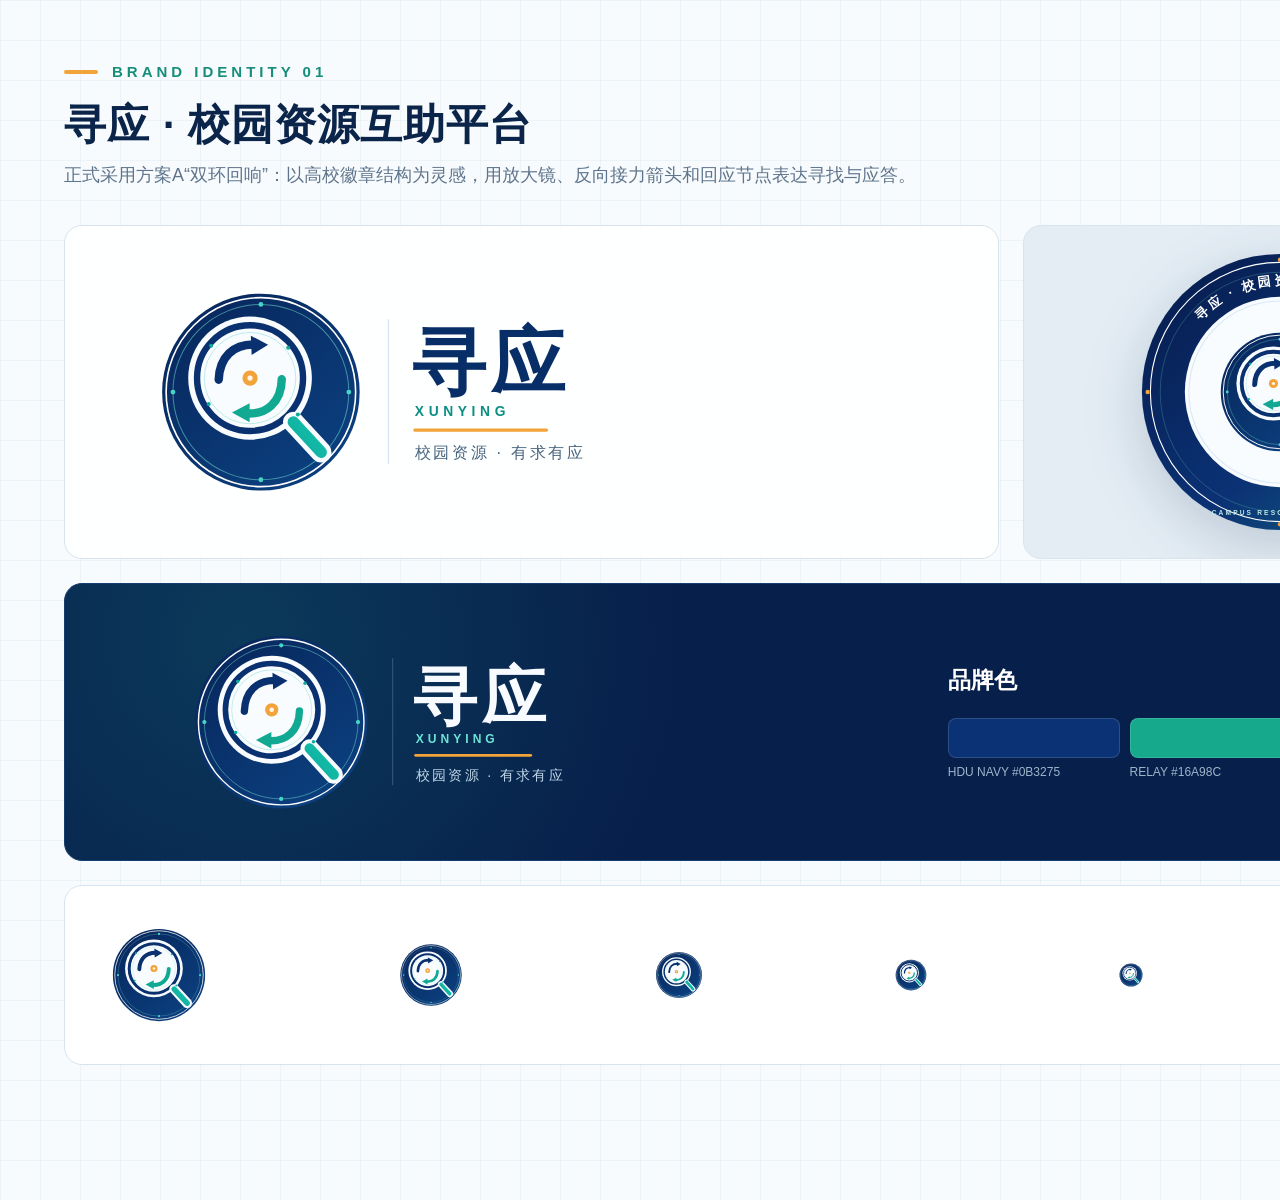
<file: assets/brand/brand-preview.html>
<!doctype html>
<html lang="zh-CN">
<head>
  <meta charset="utf-8">
  <meta name="viewport" content="width=device-width, initial-scale=1">
  <title>寻应品牌预览</title>
  <style>
    * { box-sizing: border-box; }
    html, body { margin: 0; min-height: 100%; }
    body {
      background: #eef4f8;
      color: #0b2449;
      font-family: "Microsoft YaHei", "Noto Sans SC", "PingFang SC", sans-serif;
    }
    .canvas {
      width: 1600px;
      min-height: 1200px;
      margin: 0 auto;
      padding: 64px;
      background:
        linear-gradient(rgba(20, 81, 132, .045) 1px, transparent 1px),
        linear-gradient(90deg, rgba(20, 81, 132, .045) 1px, transparent 1px),
        #f7fbfd;
      background-size: 40px 40px;
    }
    .kicker {
      display: flex;
      align-items: center;
      gap: 14px;
      color: #168e7a;
      font: 700 15px/1 Arial, sans-serif;
      letter-spacing: 4px;
    }
    .kicker::before {
      content: "";
      width: 34px;
      height: 4px;
      background: #f2a33a;
      border-radius: 99px;
    }
    h1 {
      margin: 18px 0 10px;
      font-size: 42px;
      letter-spacing: 1px;
    }
    .intro {
      margin: 0 0 38px;
      color: #60758c;
      font-size: 18px;
    }
    .grid {
      display: grid;
      grid-template-columns: 1.55fr .85fr;
      gap: 24px;
    }
    .panel {
      min-height: 300px;
      border: 1px solid #d8e4ed;
      border-radius: 18px;
      overflow: hidden;
    }
    .light {
      display: grid;
      place-items: center;
      padding: 44px;
      background: rgba(255,255,255,.94);
    }
    .light img { width: 100%; max-width: 790px; }
    .badge {
      display: grid;
      place-items: center;
      background: #e4edf4;
      padding: 26px;
    }
    .badge img { width: 280px; height: 280px; filter: drop-shadow(0 16px 28px rgba(7, 31, 75, .18)); }
    .dark {
      grid-column: 1 / -1;
      min-height: 270px;
      display: grid;
      grid-template-columns: 1.5fr 1fr;
      gap: 28px;
      padding: 46px 52px;
      background:
        radial-gradient(circle at 12% 20%, rgba(33, 196, 167, .16), transparent 34%),
        #071f4b;
      border-color: #163d70;
    }
    .dark-logo { display: grid; place-items: center; }
    .dark-logo img { width: 100%; max-width: 690px; }
    .spec {
      display: grid;
      align-content: center;
      gap: 14px;
      color: #c9d8e8;
    }
    .spec h2 { margin: 0 0 8px; color: white; font-size: 23px; }
    .colors { display: flex; gap: 10px; }
    .swatch { flex: 1; }
    .swatch i {
      display: block;
      height: 40px;
      border-radius: 8px;
      border: 1px solid rgba(255,255,255,.14);
    }
    .swatch small { display: block; margin-top: 7px; color: #9fb5ca; font: 12px Arial, sans-serif; }
    .scale {
      grid-column: 1 / -1;
      display: flex;
      align-items: center;
      justify-content: space-between;
      min-height: 180px;
      padding: 34px 46px;
      background: #fff;
    }
    .scale img { display: block; object-fit: contain; }
    .scale .s96 { width: 96px; height: 96px; }
    .scale .s64 { width: 64px; height: 64px; }
    .scale .s48 { width: 48px; height: 48px; }
    .scale .s32 { width: 32px; height: 32px; }
    .scale .s24 { width: 24px; height: 24px; }
    .scale-note { color: #60758c; font-size: 15px; text-align: right; }
    .scale-note strong { display: block; color: #0b3275; font-size: 18px; margin-bottom: 6px; }
  </style>
</head>
<body>
  <main class="canvas">
    <div class="kicker">BRAND IDENTITY 01</div>
    <h1>寻应 · 校园资源互助平台</h1>
    <p class="intro">正式采用方案A“双环回响”：以高校徽章结构为灵感，用放大镜、反向接力箭头和回应节点表达寻找与应答。</p>

    <section class="grid">
      <div class="panel light">
        <img src="xunying-logo.svg" alt="寻应横向品牌标志">
      </div>
      <div class="panel badge">
        <img src="xunying-badge.svg" alt="寻应圆形品牌徽章">
      </div>

      <div class="panel dark">
        <div class="dark-logo">
          <img src="xunying-logo-dark-bg.svg" alt="寻应深色背景品牌标志">
        </div>
        <div class="spec">
          <h2>品牌色</h2>
          <div class="colors">
            <div class="swatch"><i style="background:#0b3275"></i><small>HDU NAVY #0B3275</small></div>
            <div class="swatch"><i style="background:#16a98c"></i><small>RELAY #16A98C</small></div>
            <div class="swatch"><i style="background:#f2a33a"></i><small>REPLY #F2A33A</small></div>
          </div>
        </div>
      </div>

      <div class="panel scale">
        <img class="s96" src="xunying-mark.svg" alt="">
        <img class="s64" src="xunying-mark.svg" alt="">
        <img class="s48" src="xunying-mark.svg" alt="">
        <img class="s32" src="xunying-mark.svg" alt="">
        <img class="s24" src="xunying-mark.svg" alt="">
        <div class="scale-note"><strong>小尺寸可识别</strong>96 / 64 / 48 / 32 / 24 px</div>
      </div>
    </section>
  </main>
</body>
</html>
</file>
<file: assets/ui/theme.css>
@font-face {
  font-family: "Noto Sans SC";
  src: url("../fonts/NotoSansSC-VF.ttf") format("truetype");
  font-style: normal;
  font-weight: 100 900;
  font-display: swap;
}

:root {
  --bg: #f3f6f4;
  --surface: #ffffff;
  --fg: #142724;
  --muted: #64736f;
  --border: #dbe5e1;
  --accent: #0a8f8a;
  --accent-dark: #066d6d;
  --success: #2b8a5a;
  --danger: #c2413a;
  --radius-card: 8px;
  --radius-chip: 999px;
  --radius-sm: 6px;
  --xy-deep: #062f34;
  --xy-deep-2: #0a4246;
  --xy-mint: #e7f4f0;
  --xy-amber: #b96722;
  --xy-shadow: 0 12px 32px rgba(18, 49, 44, 0.08);
  --font-display: "Noto Sans SC", "HarmonyOS Sans SC", "MiSans", "PingFang SC", "Microsoft YaHei UI", "Microsoft YaHei", system-ui, sans-serif;
  --font-body: "Noto Sans SC", "HarmonyOS Sans SC", "MiSans", "PingFang SC", "Microsoft YaHei UI", "Microsoft YaHei", system-ui, sans-serif;
}

body[class*="ui-"] {
  color: var(--fg);
  font-family: var(--font-body);
  letter-spacing: 0;
  text-rendering: optimizeLegibility;
}

body[class*="ui-"] h1,
body[class*="ui-"] h2,
body[class*="ui-"] h3,
body[class*="ui-"] h4,
body[class*="ui-"] button,
body[class*="ui-"] input,
body[class*="ui-"] textarea,
body[class*="ui-"] select {
  letter-spacing: 0;
}

body[class*="ui-"] a,
body[class*="ui-"] button,
body[class*="ui-"] input,
body[class*="ui-"] textarea,
body[class*="ui-"] select {
  -webkit-tap-highlight-color: transparent;
}

body[class*="ui-"] :focus-visible {
  outline: 2px solid rgba(10, 143, 138, 0.62);
  outline-offset: 3px;
}

body[class*="ui-"] .top-nav {
  min-height: 68px;
  padding: 10px max(22px, calc((100vw - 1200px) / 2));
  background: rgba(255, 255, 255, 0.9);
  border-bottom: 1px solid rgba(19, 57, 52, 0.1);
  -webkit-backdrop-filter: blur(20px) saturate(150%);
  backdrop-filter: blur(20px) saturate(150%);
  box-shadow: 0 1px 0 rgba(255, 255, 255, 0.7);
}

body[class*="ui-"] .brand-link {
  display: inline-flex;
  align-items: center;
  gap: 9px;
  min-height: 38px;
  color: var(--fg);
  text-decoration: none;
}

body[class*="ui-"] .brand-link .brand-mark {
  width: 28px;
  height: 28px;
  flex: 0 0 28px;
  border-radius: 50%;
  background: #ffffff;
  object-fit: cover;
  box-shadow:
    0 0 0 1px rgba(184, 218, 255, 0.12),
    0 3px 10px rgba(0, 0, 0, 0.2);
}

body[class*="ui-"] .brand-link .brand-copy {
  display: flex;
  flex-direction: column;
  line-height: 1;
}

body[class*="ui-"] .brand-link .brand-name {
  color: var(--fg);
  font-family: var(--font-display);
  font-size: 18px;
  font-weight: 750;
}

body[class*="ui-"] .brand-link .brand-sub {
  margin-top: 4px;
  color: var(--muted);
  font-size: 10px;
  font-weight: 500;
}

body[class*="ui-"] .brand-link .sold-badge {
  margin-left: 5px;
  padding-left: 12px;
  border-left: 1px solid var(--border);
  color: var(--muted);
  font-size: 11px;
  font-weight: 400;
}

body[class*="ui-"] .top-nav .nav-links {
  gap: 8px;
}

body[class*="ui-"] #auth-nav {
  padding: 8px 11px;
  border-radius: 999px;
  color: var(--muted);
  font-size: 13px;
  text-decoration: none;
}

body[class*="ui-"] #auth-nav:hover {
  background: var(--xy-mint);
  color: var(--accent-dark);
}

body[class*="ui-"] .nav-icon-btn {
  color: var(--muted);
}

body[class*="ui-"] .nav-icon-btn:hover {
  background: var(--xy-mint);
  color: var(--accent-dark);
}

body[class*="ui-"] .btn-guide,
body[class*="ui-"] .nav-guide,
body[class*="ui-"] .nav-back {
  min-height: 38px;
  display: inline-flex;
  align-items: center;
  justify-content: center;
  padding: 8px 14px;
  border: 1px solid var(--border);
  border-radius: 999px;
  background: rgba(255, 255, 255, 0.78);
  color: var(--accent-dark);
  font-size: 13px;
  font-weight: 600;
  text-decoration: none;
  transition: background 150ms ease, border-color 150ms ease, transform 150ms ease;
}

body[class*="ui-"] .btn-guide:hover,
body[class*="ui-"] .nav-guide:hover,
body[class*="ui-"] .nav-back:hover {
  border-color: rgba(10, 143, 138, 0.45);
  background: var(--xy-mint);
  color: var(--accent-dark);
}

body[class*="ui-"] .btn-publish {
  min-height: 38px;
  justify-content: center;
  padding: 8px 17px;
  border-radius: 999px;
  font-size: 13px;
  font-weight: 650;
}

body[class*="ui-"] .btn-publish:hover {
  transform: translateY(-1px);
}

/* Home */

.ui-app {
  background:
    linear-gradient(180deg, var(--xy-deep) 0 250px, var(--bg) 250px 100%);
}

.ui-app .hero-banner {
  position: relative;
  padding: 34px 24px 22px;
  overflow: hidden;
  background:
    linear-gradient(90deg, rgba(255, 255, 255, 0.035) 1px, transparent 1px),
    linear-gradient(180deg, rgba(255, 255, 255, 0.025) 1px, transparent 1px),
    var(--xy-deep);
  background-size: 72px 72px;
  border-bottom: 0;
  color: #ffffff;
  text-align: center;
}

.ui-app .hero-banner::before {
  content: "";
  position: absolute;
  left: 50%;
  top: 20px;
  width: min(720px, 82vw);
  height: 1px;
  transform: translateX(-50%);
  background: linear-gradient(90deg, transparent, rgba(130, 226, 216, 0.5), transparent);
}

.ui-app .hero-kicker {
  position: relative;
  z-index: 1;
  width: fit-content;
  margin: 0 auto 10px;
  padding: 4px 9px;
  border: 1px solid rgba(162, 233, 224, 0.24);
  border-radius: 999px;
  background: rgba(255, 255, 255, 0.06);
  color: #b8e4de;
  font-size: 12px;
  font-weight: 600;
}

.ui-app .hero-banner h1 {
  position: relative;
  z-index: 1;
  margin: 0 auto;
  color: #ffffff;
  font-family: var(--font-display);
  font-size: clamp(32px, 4.2vw, 44px);
  font-weight: 760;
  line-height: 1.08;
  letter-spacing: 0;
  text-wrap: balance;
}

.ui-app .hero-banner > p:not(.hero-kicker) {
  position: relative;
  z-index: 1;
  max-width: 640px;
  margin: 8px auto 0;
  color: rgba(229, 247, 244, 0.72);
  font-size: clamp(14px, 1.45vw, 16px);
  line-height: 1.55;
}

.ui-app .hero-banner > p strong {
  color: #ffffff;
  font-weight: 650;
}

.ui-app .hero-status {
  position: relative;
  z-index: 1;
  display: flex;
  justify-content: center;
  align-items: center;
  flex-wrap: wrap;
  gap: 6px;
  margin: 10px auto 0;
}

.ui-app .hero-status span {
  padding: 4px 8px;
  border: 1px solid rgba(232, 250, 247, 0.16);
  border-radius: 999px;
  background: rgba(255, 255, 255, 0.055);
  color: rgba(233, 250, 247, 0.74);
  font-size: 11px;
  line-height: 1.25;
}

.ui-app .relay-panel {
  position: relative;
  z-index: 3;
  max-width: 920px;
  margin: 18px auto 34px;
  padding: clamp(20px, 3.5vw, 34px);
  border: 1px solid rgba(21, 68, 61, 0.1);
  border-radius: 8px;
  background: rgba(255, 255, 255, 0.98);
  box-shadow: 0 22px 54px rgba(2, 30, 31, 0.16);
}

.ui-app .relay-panel h2 {
  color: var(--fg);
  font-family: var(--font-display);
  font-size: clamp(22px, 2.6vw, 26px);
  font-weight: 720;
  line-height: 1.18;
}

.ui-app .relay-panel .relay-intro {
  max-width: 680px;
  margin: 6px 0 16px;
  color: var(--muted);
  font-size: 14px;
  line-height: 1.7;
}

.ui-app .relay-input-row {
  display: block;
}

.ui-app .relay-input-row textarea {
  width: 100%;
  min-height: 116px;
  padding: 17px 18px;
  border: 1px solid #cfdcd7;
  border-radius: 8px;
  background: #f8faf9;
  color: var(--fg);
  font-size: 16px;
  line-height: 1.65;
  resize: vertical;
  box-shadow: inset 0 1px 2px rgba(17, 57, 50, 0.025);
}

.ui-app .relay-input-row textarea:focus {
  border-color: var(--accent);
  background: #ffffff;
  box-shadow: 0 0 0 4px rgba(10, 143, 138, 0.09);
}

.ui-app .need-examples {
  gap: 7px;
  margin-top: 14px;
}

.ui-app .need-examples-label {
  margin-right: 3px;
  color: var(--muted);
  font-size: 12px;
}

.ui-app .need-example {
  padding: 6px 10px;
  border-color: #dbe5e1;
  background: #ffffff;
  color: #315d57;
  font-size: 12px;
}

.ui-app .need-example:hover {
  border-color: rgba(10, 143, 138, 0.4);
  background: var(--xy-mint);
}

.ui-app .relay-actions {
  align-items: center;
  gap: 9px;
  margin-top: 18px;
}

.ui-app .relay-actions .primary,
.ui-app .relay-actions .secondary {
  min-height: 44px;
  padding: 10px 18px;
  border-radius: 999px;
  font-size: 14px;
  font-weight: 650;
  box-shadow: none;
}

.ui-app .relay-actions .primary,
.ui-app #match-resource-btn:not(:disabled),
.ui-app .match-card-action,
body[class*="ui-"] .btn-publish {
  position: relative;
  overflow: hidden;
  border: 0;
  color: #ffffff;
  background: linear-gradient(to top,
    #9ad9ec 1px, #89dff0 2px, #79e0f1 3px, #61daef 4px, #3ec8e4 5px,
    #14a8c6 6px, #0596b3 7px, #038aa8 8px, #047796 9px, #006180 10px,
    #025066 12px, #0a4f5e 13px, #04465a 14px, #073746 16px,
    #0a2a37 18px, #0d212e 20px, #0f1824 24px, #0a121e 30px,
    #0a111d 34px, #0a111d 100%);
  text-shadow: 0 1px 2px rgba(0, 20, 30, 0.5);
  box-shadow:
    inset 0 3px 3px -2px rgba(180, 228, 255, 0.10),
    inset 1px 0 0 rgba(255, 255, 255, 0.09),
    inset -1px 0 0 rgba(255, 255, 255, 0.09),
    0 1px 0 rgba(152, 218, 234, 0.38),
    1px 0 0 rgba(152, 218, 234, 0.17),
    -1px 0 0 rgba(152, 218, 234, 0.17),
    0 0 8px rgba(60, 190, 235, 0.10),
    0 2px 5px -3px rgba(90, 220, 255, 0.45);
  transition: transform 0.25s, box-shadow 0.25s, filter 0.25s;
}

.ui-app .relay-actions .primary::before,
.ui-app #match-resource-btn:not(:disabled)::before,
.ui-app .match-card-action::before,
body[class*="ui-"] .btn-publish::before {
  content: "";
  position: absolute;
  left: 22%;
  right: 38%;
  top: 0.8px;
  height: 1.9px;
  z-index: 1;
  filter: blur(0.55px);
  background: linear-gradient(90deg,
    rgba(120, 225, 255, 0) 0%, rgba(120, 225, 255, 0.58) 34%,
    rgba(160, 240, 255, 0.74) 50%, rgba(120, 225, 255, 0.58) 66%,
    rgba(120, 225, 255, 0) 100%);
}

.ui-app .relay-actions .primary::after,
.ui-app #match-resource-btn:not(:disabled)::after,
.ui-app .match-card-action::after,
body[class*="ui-"] .btn-publish::after {
  content: "";
  position: absolute;
  inset: 0;
  border-radius: inherit;
  pointer-events: none;
  z-index: 1;
  background:
    linear-gradient(90deg, rgba(200, 245, 255, 0.70), rgba(200, 245, 255, 0) 13px),
    linear-gradient(270deg, rgba(200, 245, 255, 0.70), rgba(200, 245, 255, 0) 13px);
  -webkit-mask: linear-gradient(to top, #000 0, #000 6px, rgba(0, 0, 0, 0.40) 12px,
    rgba(0, 0, 0, 0.15) 18px, rgba(0, 0, 0, 0.09) 24px, rgba(0, 0, 0, 0.02) 30px,
    rgba(0, 0, 0, 0.02) 100%);
  mask: linear-gradient(to top, #000 0, #000 6px, rgba(0, 0, 0, 0.40) 12px,
    rgba(0, 0, 0, 0.15) 18px, rgba(0, 0, 0, 0.09) 24px, rgba(0, 0, 0, 0.02) 30px,
    rgba(0, 0, 0, 0.02) 100%);
}

.ui-app .relay-actions .primary:hover:not(:disabled),
.ui-app #match-resource-btn:not(:disabled):hover,
.ui-app .match-card-action:hover,
body[class*="ui-"] .btn-publish:hover {
  transform: translateY(-1px);
  filter: brightness(1.12);
  box-shadow:
    inset 0 1px 0 rgba(200, 245, 255, 0.6),
    inset 1px 0 0 rgba(170, 225, 255, 0.35),
    inset -1px 0 0 rgba(170, 225, 255, 0.35),
    0 6px 22px rgba(20, 180, 225, 0.55);
}

.ui-app .relay-actions .primary:focus-visible,
.ui-app #match-resource-btn:focus-visible,
.ui-app .match-card-action:focus-visible,
body[class*="ui-"] .btn-publish:focus-visible {
  outline: 2px solid rgba(76, 217, 233, 0.8);
  outline-offset: 3px;
}

.ui-app .relay-actions .secondary {
  border: 1px solid var(--border);
  background: #ffffff;
  color: var(--accent-dark);
}

.ui-app .relay-actions .secondary:hover:not(:disabled) {
  border-color: rgba(10, 143, 138, 0.45);
  background: var(--xy-mint);
}

.ui-app .relay-actions button:disabled {
  opacity: 0.42;
}

.ui-app .relay-status {
  min-height: 22px;
  margin-top: 12px;
  padding-top: 12px;
  border-top: 1px solid #edf1ef;
  color: var(--muted);
  font-size: 12px;
  line-height: 1.6;
}

.ui-app .local-demo-banner {
  margin-bottom: 14px;
  padding: 10px 12px;
  border-color: #ead3aa;
  border-radius: 6px;
  background: #fffbf2;
  color: #835414;
  line-height: 1.6;
}

.ui-app .relay-result {
  margin-top: 20px;
  padding-top: 20px;
  border-top-color: #e4ebe8;
}

.ui-app .relay-result h3 {
  margin-bottom: 10px;
  color: var(--fg);
  font-family: var(--font-display);
  font-size: 19px;
  font-weight: 680;
}

.ui-app .relay-state-card,
.ui-app .relay-match-card {
  border-color: var(--border);
  border-radius: 8px;
  background: #ffffff;
  box-shadow: none;
}

.ui-app .relay-state-card {
  padding: 17px;
}

.ui-app .need-editor {
  padding: 18px;
  border: 1px solid #e1e9e6;
  border-radius: 8px;
  background: #fbfcfc;
}

.ui-app .need-editor-intro,
.ui-app .need-confirm-hint,
.ui-app .match-method-note {
  color: var(--muted);
  line-height: 1.65;
}

.ui-app .need-field label {
  color: #536661;
  font-weight: 550;
}

.ui-app .need-field input,
.ui-app .need-field select,
.ui-app .need-value {
  min-height: 42px;
  border-color: #d8e2de;
  border-radius: 6px;
  background: #ffffff;
}

.ui-app .need-field input:focus,
.ui-app .need-field select:focus {
  border-color: var(--accent);
  box-shadow: 0 0 0 3px rgba(10, 143, 138, 0.09);
}

.ui-app .need-notice,
.ui-app .match-status {
  border-radius: 6px;
  background: #fff8eb;
  color: #805015;
  font-size: 12px;
  line-height: 1.55;
}

.ui-app .match-status.match-source {
  background: #eff3f2;
  color: #5e6f6a;
}

.ui-app .relay-match-card {
  padding: 18px;
}

.ui-app .match-card-title {
  font-size: 18px;
  font-weight: 650;
}

.ui-app .match-score {
  background: var(--xy-mint);
  color: var(--accent-dark);
  border-radius: 999px;
  font-weight: 650;
}

.ui-app .match-card-price {
  color: var(--accent-dark);
}

.ui-app .match-card-image {
  width: 120px;
  height: 96px;
  border-radius: 6px;
}

.ui-app .match-card-action {
  display: inline-flex;
  align-items: center;
  justify-content: center;
  min-height: 44px;
  padding: 10px 22px;
  border: 0;
  border-radius: 999px;
  font-weight: 650;
  text-decoration: none;
}

.ui-app .match-card-action:hover:not(:disabled) {
  border-color: transparent;
}

.ui-app .browse-section {
  padding-top: 28px;
  border-top: 0;
  background: var(--bg);
}

.ui-app .browse-heading {
  max-width: 1200px;
  padding: 0 24px 8px;
}

.ui-app .browse-heading h2 {
  color: var(--fg);
  font-family: var(--font-display);
  font-size: clamp(22px, 2.25vw, 26px);
  font-weight: 720;
  line-height: 1.2;
}

.ui-app .browse-heading p {
  margin-top: 4px;
  color: var(--muted);
  font-size: 14px;
}

.ui-app .browse-search {
  max-width: 1200px;
  margin: 0 auto;
  padding: 0 24px;
}

.ui-app .search-bar {
  min-height: 48px;
  padding: 0 8px 0 15px;
  border: 1px solid #d5e0dc;
  border-radius: 999px;
  background: #ffffff;
  box-shadow: 0 7px 22px rgba(21, 58, 51, 0.055);
}

.ui-app .search-bar:focus-within {
  border-color: rgba(10, 143, 138, 0.65);
  box-shadow: 0 0 0 4px rgba(10, 143, 138, 0.08);
}

.ui-app .search-bar input {
  padding: 13px 9px;
  background: transparent;
}

.ui-app .controls-row {
  max-width: 1200px;
  padding: 14px 24px 10px;
}

.ui-app .result-count {
  color: var(--muted);
  font-size: 13px;
}

.ui-app .sort-select,
.ui-app .filter-toggle-btn {
  min-height: 36px;
  border-color: #d8e2de;
  border-radius: 999px;
  background: #ffffff;
  font-size: 12px;
}

.ui-app .filter-toggle-btn.active {
  background: var(--xy-deep);
  border-color: var(--xy-deep);
}

.ui-app .category-bar,
.ui-app .subcategory-bar {
  max-width: 1200px;
  padding-left: 24px;
  padding-right: 24px;
}

.ui-app .chip {
  padding: 8px 14px;
  border-color: #d8e2de;
  background: #ffffff;
  color: #526660;
  font-size: 12px;
}

.ui-app .chip:hover {
  border-color: rgba(10, 143, 138, 0.42);
  background: #f8fbfa;
  color: var(--accent-dark);
}

.ui-app .chip.active {
  background: var(--xy-deep);
  border-color: var(--xy-deep);
  color: #ffffff;
}

.ui-app .subcategory-bar .chip-sub {
  padding: 6px 12px;
  color: #60716c;
}

.ui-app .subcategory-bar .chip-sub.active {
  border-color: rgba(10, 143, 138, 0.18);
  background: var(--xy-mint);
  color: var(--accent-dark);
}

.ui-app .safety-banner {
  margin-top: 12px;
  border-top: 1px solid #f0d8b3;
  border-bottom: 1px solid #f0d8b3;
  background: #fffbf3;
}

.ui-app .safety-scroll {
  color: #855617;
  font-weight: 550;
}

.ui-app .loading-skeleton,
.ui-app .item-grid {
  max-width: 1200px;
  padding: 16px 24px 64px;
  gap: 16px;
}

.ui-app .loading-skeleton .sk-card,
.ui-app .item-card {
  border: 1px solid rgba(22, 61, 54, 0.1);
  border-radius: 8px;
  background: #ffffff;
  box-shadow: 0 3px 12px rgba(22, 61, 54, 0.035);
}

.ui-app .item-card {
  overflow: hidden;
  transition: transform 180ms ease, box-shadow 180ms ease, border-color 180ms ease;
}

.ui-app .item-card:hover {
  border-color: rgba(10, 143, 138, 0.22);
  box-shadow: 0 15px 34px rgba(16, 62, 54, 0.1);
  transform: translateY(-4px);
}

.ui-app .item-card .thumb {
  aspect-ratio: 1 / 0.82;
  background: #edf2f0;
}

.ui-app .item-card .thumb img {
  transition: transform 420ms cubic-bezier(0.16, 1, 0.3, 1);
}

.ui-app .item-card:hover .thumb img {
  transform: scale(1.025);
}

.ui-app .item-card .info {
  padding: 16px 16px 17px;
}

.ui-app .item-card .info .title {
  min-height: 2.6em;
  margin-bottom: 8px;
  color: var(--fg);
  font-size: 16px;
  font-weight: 640;
  line-height: 1.35;
}

.ui-app .item-card .info .price-row {
  gap: 7px;
}

.ui-app .item-card .info .price {
  color: var(--accent-dark);
  font-family: var(--font-display);
  font-size: 22px;
  font-weight: 720;
}

.ui-app .item-card .info .original-price {
  color: #8c9995;
}

.ui-app .item-card .tag-negotiable,
.ui-app .item-card .tag-subcategory,
.ui-app .item-card .card-condition,
.ui-app .item-card .card-reason,
.ui-app .item-card .card-sold {
  padding: 3px 8px;
  border-radius: 999px;
  font-size: 10px;
  font-weight: 600;
}

.ui-app .item-card .tag-negotiable {
  background: #fff6e9;
  color: #9a5b18;
}

.ui-app .item-card .tag-subcategory {
  background: #edf3f1;
  color: #526963;
}

.ui-app .item-card .card-condition {
  background: #e9f5ef;
  color: #25704b;
}

.ui-app .item-card .card-reason {
  background: #fff4e7;
  color: #9a5b18;
}

.ui-app .item-card .card-sold {
  background: #fbeceb;
  color: #a53c36;
}

.ui-app .item-card .card-details {
  gap: 5px;
  margin-top: 8px;
}

.ui-app .item-card .info .meta {
  align-items: flex-end;
  gap: 8px;
  margin-top: 11px;
  padding-top: 11px;
  border-top: 1px solid #edf1ef;
  font-size: 11px;
}

.ui-app .site-footer {
  padding: 28px 16px 38px;
  border-top: 1px solid rgba(18, 61, 53, 0.08);
  background: #eef3f1;
}

.ui-app .site-footer a {
  color: #667771;
  font-size: 12px;
}

/* Item detail */

.ui-detail {
  min-height: 100vh;
  background: #f3f6f4;
}

.ui-detail .detail-container {
  max-width: 960px;
  padding: 34px 28px 76px;
}

.ui-detail .image-scroller {
  gap: 14px;
  padding-bottom: 0;
}

.ui-detail .image-scroller .slide {
  max-width: none;
  aspect-ratio: 16 / 9;
  border: 1px solid rgba(20, 58, 51, 0.1);
  border-radius: 8px;
  background: #e9efec;
}

.ui-detail .carousel-dots {
  margin: 12px 0 22px;
}

.ui-detail .carousel-dots .dot {
  width: 7px;
  height: 7px;
  background: #c6d2ce;
}

.ui-detail .carousel-dots .dot.active {
  background: var(--accent);
}

.ui-detail .info-card,
.ui-detail .desc-card {
  margin-top: 14px;
  padding: 22px 24px;
  border: 1px solid rgba(20, 58, 51, 0.1);
  border-radius: 8px;
  background: #ffffff;
  box-shadow: 0 3px 12px rgba(22, 61, 54, 0.03);
}

.ui-detail .info-card {
  margin-top: 0;
  padding: 28px;
}

.ui-detail .info-card .title {
  margin-bottom: 14px;
  color: var(--fg);
  font-family: var(--font-display);
  font-size: clamp(28px, 4vw, 42px);
  font-weight: 730;
  line-height: 1.2;
}

.ui-detail .info-card .price-row {
  margin-bottom: 14px;
}

.ui-detail .info-card .price {
  color: var(--accent-dark);
  font-family: var(--font-display);
  font-size: clamp(30px, 4vw, 40px);
  font-weight: 730;
}

.ui-detail .info-card .original-price {
  color: #899590;
}

.ui-detail .negotiable-badge,
.ui-detail .tag-row .tag {
  padding: 4px 10px;
  border-radius: 999px;
  font-size: 11px;
  font-weight: 600;
}

.ui-detail .negotiable-badge {
  background: #fff6e8;
  color: #9b5d19;
}

.ui-detail .tag-row .tag {
  background: #eef3f1;
  color: #526963;
}

.ui-detail .tag-row .tag.condition {
  background: #e8f4ef;
  color: #27704e;
}

.ui-detail .tag-row .tag.reason {
  background: #fff6e9;
  color: #985b1b;
}

.ui-detail .meta-block {
  gap: 14px;
  padding-top: 14px;
  border-top-color: #e7edeb;
  color: #72807c;
  font-size: 12px;
}

.ui-detail .demo-badge {
  margin-bottom: 13px;
  padding: 5px 9px;
  border: 1px solid #f0d8b2;
  border-radius: 999px;
  background: #fff9ee;
  color: #835516;
  font-size: 11px;
}

.ui-detail .detail-fields {
  gap: 12px 20px;
  margin-top: 18px;
  padding: 16px;
  border-radius: 6px;
  background: #f7f9f8;
}

.ui-detail .detail-field dt {
  color: #73827d;
}

.ui-detail .detail-field dd {
  color: var(--fg);
  font-weight: 550;
}

.ui-detail .desc-card h3 {
  margin-bottom: 9px;
  color: var(--fg);
  font-family: var(--font-display);
  font-size: 18px;
  font-weight: 680;
}

.ui-detail .desc-card p {
  color: #42534e;
  font-size: 14px;
  line-height: 1.75;
}

.ui-detail .security-note {
  border-color: #d6e9e2;
  background: #f4faf7;
}

.ui-detail .intent-preview {
  border-color: #ecd9b8;
  background: #fffbf2;
}

.ui-detail .action-row {
  gap: 9px;
  margin-top: 0;
}

.ui-detail .action-row .btn {
  min-height: 42px;
  padding: 10px 18px;
  border-color: #d5dfdb;
  border-radius: 999px;
  background: #ffffff;
  color: var(--fg);
  font-size: 13px;
}

.ui-detail .action-row .btn:hover {
  border-color: rgba(10, 143, 138, 0.42);
  background: var(--xy-mint);
}

.ui-detail .action-row .btn-primary {
  border-color: var(--accent);
  background: var(--accent);
  color: #ffffff;
}

.ui-detail .action-row .btn-primary:hover {
  background: var(--accent-dark);
}

.ui-detail .overlay {
  padding: 20px;
  background: rgba(4, 27, 27, 0.58);
  -webkit-backdrop-filter: blur(7px);
  backdrop-filter: blur(7px);
}

.ui-detail .overlay > div {
  border: 1px solid rgba(255, 255, 255, 0.65);
  border-radius: 8px !important;
  box-shadow: 0 20px 60px rgba(0, 0, 0, 0.2);
}

.ui-detail .overlay h3 {
  letter-spacing: 0;
}

.ui-detail .overlay select,
.ui-detail .overlay textarea,
.ui-detail .overlay input {
  border-color: #d4dfda !important;
  border-radius: 6px !important;
  background: #ffffff;
}

.ui-detail .overlay .btn-primary {
  border-radius: 999px !important;
  background: var(--accent) !important;
}

/* Publish */

.ui-publish {
  background:
    linear-gradient(180deg, var(--xy-deep) 0 210px, var(--bg) 210px 100%);
}

.ui-publish .form-container {
  max-width: 900px;
  padding: 42px 24px 90px;
}

.ui-publish .form-header {
  margin-bottom: 20px;
  padding: 0 0 28px;
  color: #ffffff;
}

.ui-publish .form-header h1 {
  color: #ffffff;
  font-size: clamp(34px, 5vw, 48px);
  font-weight: 740;
  line-height: 1.12;
}

.ui-publish .form-header .sub {
  max-width: 620px;
  margin-top: 10px;
  color: rgba(229, 248, 245, 0.7);
  font-size: 14px;
}

.ui-publish .progress-steps {
  gap: 7px;
  margin: 0 0 18px;
}

.ui-publish .progress-steps .step-dot {
  height: 3px;
  border-radius: 999px;
  background: rgba(255, 255, 255, 0.18);
}

.ui-publish .progress-steps .step-dot.done {
  background: #76d5ca;
}

.ui-publish .form-card {
  margin-bottom: 14px;
  padding: clamp(20px, 4vw, 30px);
  border: 1px solid rgba(20, 58, 51, 0.1);
  border-radius: 8px;
  background: #ffffff;
  box-shadow: 0 4px 18px rgba(18, 55, 48, 0.035);
}

.ui-publish .form-card:focus-within {
  box-shadow: 0 0 0 3px rgba(10, 143, 138, 0.08);
}

.ui-publish .form-card .card-title {
  margin-bottom: 22px;
  padding-bottom: 13px;
  border-bottom-color: #e7edeb;
  color: var(--fg);
  font-family: var(--font-display);
  font-size: 20px;
  font-weight: 680;
}

.ui-publish .form-card .card-title .step-num {
  width: 24px;
  height: 24px;
  background: var(--xy-deep);
  font-size: 11px;
}

.ui-publish .form-group {
  margin-bottom: 20px;
}

.ui-publish .form-group label {
  margin-bottom: 7px;
  color: #32443f;
  font-size: 13px;
  font-weight: 620;
}

.ui-publish .form-group input,
.ui-publish .form-group textarea,
.ui-publish .form-group select {
  min-height: 44px;
  padding: 11px 13px;
  border: 1px solid #d4dfda;
  border-radius: 6px;
  background: #fbfcfc;
  font-size: 14px;
}

.ui-publish .form-group input:focus,
.ui-publish .form-group textarea:focus,
.ui-publish .form-group select:focus {
  border-color: var(--accent);
  background: #ffffff;
  box-shadow: 0 0 0 3px rgba(10, 143, 138, 0.08);
}

.ui-publish .form-group .hint,
.ui-publish .form-group .sub-label {
  color: #71807c;
  font-size: 12px;
  line-height: 1.6;
}

.ui-publish .upload-grid {
  gap: 12px;
}

.ui-publish .upload-slot {
  min-height: 112px;
  border: 1px dashed #bfcfc9;
  border-radius: 8px;
  background: #f7faf9;
}

.ui-publish .upload-slot:hover {
  border-color: var(--accent);
  background: var(--xy-mint);
}

.ui-publish .upload-slot .plus-icon {
  color: var(--accent);
}

.ui-publish .condition-chips .chip,
.ui-publish .reason-chips .chip,
.ui-publish .subcategory-chips .chip {
  border: 1px solid #d5dfdb;
  background: #ffffff;
  color: #556761;
}

.ui-publish .condition-chips .chip.active,
.ui-publish .reason-chips .chip.active,
.ui-publish .subcategory-chips .chip.active {
  border-color: var(--accent);
  background: var(--accent);
  color: #ffffff;
}

.ui-publish .subcategory-wrap {
  border-color: #d9e3df;
  border-radius: 8px;
  background: #f7faf9;
}

.ui-publish .price-input-wrap .suffix {
  right: 13px;
}

.ui-publish .action-bar {
  position: sticky;
  bottom: 14px;
  z-index: 20;
  gap: 10px;
  margin-top: 20px;
  padding: 10px;
  border: 1px solid rgba(20, 58, 51, 0.1);
  border-radius: 999px;
  background: rgba(255, 255, 255, 0.88);
  -webkit-backdrop-filter: blur(18px) saturate(150%);
  backdrop-filter: blur(18px) saturate(150%);
  box-shadow: 0 10px 30px rgba(18, 55, 48, 0.11);
}

.ui-publish .btn-draft,
.ui-publish .btn-submit {
  min-height: 46px;
  border-radius: 999px;
  font-size: 14px;
}

.ui-publish .btn-draft {
  border: 1px solid var(--border);
  background: #ffffff;
  color: #425550;
}

.ui-publish .btn-submit {
  background: var(--accent);
  box-shadow: 0 5px 14px rgba(10, 143, 138, 0.2);
}

.ui-publish .confirm-overlay,
.ui-publish .result-overlay {
  background: rgba(4, 27, 27, 0.58);
  -webkit-backdrop-filter: blur(7px);
  backdrop-filter: blur(7px);
}

.ui-publish .confirm-box,
.ui-publish .result-box {
  border: 1px solid rgba(255, 255, 255, 0.6);
  border-radius: 8px;
  box-shadow: 0 20px 60px rgba(0, 0, 0, 0.18);
}

.ui-publish .confirm-overlay button,
.ui-publish .result-overlay .result-btn {
  border-radius: 999px;
}

.ui-publish .toast {
  border-radius: 999px;
  background: var(--xy-deep);
  font-size: 13px;
}

.ui-publish .draft-banner {
  border-bottom-color: #d8e7e2;
  background: #eef6f2;
}

.ui-publish .draft-banner button {
  border-radius: 999px;
}

/* Auth */

.ui-auth {
  min-height: 100vh;
  padding: 40px 18px;
  background:
    linear-gradient(90deg, rgba(255, 255, 255, 0.04) 1px, transparent 1px),
    linear-gradient(180deg, rgba(255, 255, 255, 0.03) 1px, transparent 1px),
    var(--xy-deep);
  background-size: 64px 64px;
}

.ui-auth main {
  max-width: 460px;
  margin: 24px auto;
  padding: 30px;
  border: 1px solid rgba(255, 255, 255, 0.7);
  border-radius: 8px;
  background: #ffffff;
  box-shadow: 0 24px 70px rgba(0, 0, 0, 0.24);
}

.ui-auth .auth-brand {
  display: inline-flex;
  align-items: center;
  gap: 9px;
  margin-bottom: 18px;
  color: var(--accent-dark);
  font-size: 13px;
  font-weight: 650;
  text-decoration: none;
}

.ui-auth .auth-brand img {
  width: 26px;
  height: 26px;
  border-radius: 6px;
}

.ui-auth main > a:not(.auth-brand) {
  display: inline-flex;
  margin-bottom: 18px;
  color: #5d706a;
  font-size: 13px;
  text-decoration: none;
}

.ui-auth h1 {
  margin: 0 0 8px;
  color: var(--fg);
  font-family: var(--font-display);
  font-size: 30px;
  font-weight: 730;
  line-height: 1.2;
}

.ui-auth .note {
  color: #6b7975;
  font-size: 12px;
  line-height: 1.65;
}

.ui-auth #auth-modes {
  display: grid;
  grid-template-columns: 1fr 1fr;
  gap: 4px;
  margin: 20px 0 18px;
  padding: 4px;
  border-radius: 999px;
  background: #eff3f1;
}

.ui-auth #auth-modes button {
  min-height: 36px;
  border: 0;
  border-radius: 999px;
  background: transparent;
  color: #61716c;
  font-size: 13px;
  font-weight: 600;
  cursor: pointer;
}

.ui-auth #auth-modes button[aria-pressed="true"] {
  background: #ffffff;
  color: var(--fg);
  box-shadow: 0 2px 7px rgba(22, 55, 49, 0.1);
  outline: 0;
}

.ui-auth label {
  margin-top: 14px;
  color: #40524d;
  font-size: 13px;
  font-weight: 600;
}

.ui-auth input {
  min-height: 44px;
  margin-top: 6px;
  padding: 10px 12px;
  border: 1px solid #d3ded9;
  border-radius: 6px;
  background: #fbfcfc;
  font-size: 14px;
}

.ui-auth input:focus {
  border-color: var(--accent);
  background: #ffffff;
  box-shadow: 0 0 0 3px rgba(10, 143, 138, 0.08);
}

.ui-auth #auth-submit,
.ui-auth #auth-logout {
  min-height: 46px;
  border: 0;
  border-radius: 999px;
  background: var(--accent);
  color: #ffffff;
  font-weight: 650;
}

.ui-auth #auth-submit:hover,
.ui-auth #auth-logout:hover {
  background: var(--accent-dark);
}

.ui-auth #auth-status {
  margin-top: 14px;
  padding: 10px 12px;
  border-radius: 6px;
  background: #f3f7f5;
  color: #586a64;
  font-size: 12px;
}

.ui-auth main > a:not(.auth-brand):hover {
  color: var(--accent-dark);
}

/* Guide */

.ui-guide {
  background: #f3f6f4;
}

.ui-guide .page-header {
  padding: 64px 24px 46px;
  border-bottom: 0;
  background:
    linear-gradient(90deg, rgba(255, 255, 255, 0.035) 1px, transparent 1px),
    var(--xy-deep);
  background-size: 70px 70px;
  color: #ffffff;
}

.ui-guide .page-header h1 {
  color: #ffffff;
  font-size: clamp(34px, 5vw, 52px);
  font-weight: 740;
  letter-spacing: 0;
}

.ui-guide .page-header p {
  margin-top: 10px;
  color: rgba(231, 248, 245, 0.7);
  font-size: 14px;
}

.ui-guide .tab-nav {
  top: 60px;
  gap: 4px;
  padding: 8px 20px;
  border-bottom: 1px solid rgba(18, 57, 50, 0.1);
  background: rgba(255, 255, 255, 0.9);
  -webkit-backdrop-filter: blur(18px);
  backdrop-filter: blur(18px);
}

.ui-guide .tab-nav button {
  padding: 10px 16px;
  border-bottom: 0;
  border-radius: 999px;
  color: #61716c;
  font-size: 13px;
}

.ui-guide .tab-nav button.active {
  border-bottom: 0;
  background: var(--xy-deep);
  color: #ffffff;
}

.ui-guide .content-wrap {
  max-width: 900px;
  padding: 32px 24px 80px;
}

.ui-guide .intro-text {
  color: #687872;
  font-size: 13px;
}

.ui-guide .doc-section {
  padding: clamp(22px, 4vw, 34px);
  border: 1px solid rgba(20, 58, 51, 0.1);
  border-radius: 8px;
  background: #ffffff;
  box-shadow: 0 4px 18px rgba(18, 55, 48, 0.035);
}

.ui-guide .doc-section h2 {
  color: var(--fg);
  font-size: 24px;
  font-weight: 690;
  letter-spacing: 0;
}

.ui-guide .doc-section .doc-subtitle {
  color: #71807c;
  font-size: 12px;
}

.ui-guide .doc-section h3 {
  margin-top: 28px;
  padding-bottom: 8px;
  border-bottom-color: #e8eeeb;
  color: var(--accent-dark);
  font-size: 16px;
}

.ui-guide .doc-section p,
.ui-guide .doc-section ul li {
  color: #42534e;
  line-height: 1.75;
}

.ui-guide .doc-section blockquote {
  border-left-color: var(--accent);
  border-radius: 0 6px 6px 0;
  background: #eff7f4;
}

.ui-guide .doc-section .highlight-box {
  border-left-color: var(--xy-amber);
  background: #fff8ee;
}

.ui-guide .doc-section .highlight-box strong {
  color: #8d5618;
}

.ui-guide .doc-actions {
  border-top-color: #e8eeeb;
}

.ui-guide .doc-actions .btn {
  border-radius: 999px;
}

.ui-guide .doc-actions .btn-primary {
  border-color: var(--accent);
  background: var(--accent);
}

/* Disclaimer */

.ui-disclaimer {
  min-height: 100vh;
  padding: 0 18px 70px;
  background: #f3f6f4;
}

.ui-disclaimer .legal-nav {
  width: min(820px, 100%);
  margin: 0 auto;
  padding: 18px 0;
  display: flex;
  align-items: center;
  justify-content: space-between;
}

.ui-disclaimer .legal-brand {
  display: inline-flex;
  align-items: center;
  gap: 9px;
  color: var(--fg);
  font-size: 16px;
  font-weight: 720;
  text-decoration: none;
}

.ui-disclaimer .legal-brand img {
  width: 26px;
  height: 26px;
  border-radius: 6px;
}

.ui-disclaimer .legal-nav .back {
  margin: 0;
  padding: 8px 13px;
  border: 1px solid var(--border);
  border-radius: 999px;
  background: #ffffff;
  color: var(--accent-dark);
  font-size: 12px;
  font-weight: 600;
}

.ui-disclaimer .container {
  max-width: 820px;
  padding: clamp(24px, 5vw, 46px);
  border: 1px solid rgba(20, 58, 51, 0.1);
  border-radius: 8px;
  background: #ffffff;
  box-shadow: 0 6px 28px rgba(18, 55, 48, 0.05);
}

.ui-disclaimer h1 {
  color: var(--fg);
  font-family: var(--font-display);
  font-size: clamp(30px, 5vw, 44px);
  font-weight: 740;
  letter-spacing: 0;
}

.ui-disclaimer .update {
  margin: 8px 0 30px;
  color: #74827e;
}

.ui-disclaimer h2 {
  margin-top: 32px;
  padding-top: 22px;
  border-top: 1px solid #e8eeeb;
  color: var(--fg);
  font-size: 17px;
  font-weight: 680;
}

.ui-disclaimer p,
.ui-disclaimer ul li {
  color: #42534e;
  line-height: 1.82;
}

.ui-disclaimer .container > .back {
  margin-top: 34px;
  padding: 9px 14px;
  border: 1px solid var(--border);
  border-radius: 999px;
  color: var(--accent-dark);
  font-weight: 600;
}

@media (max-width: 760px) {
  body[class*="ui-"] .top-nav {
    padding: 9px 14px;
  }

  body[class*="ui-"] .brand-link .brand-sub,
  body[class*="ui-"] .brand-link .sold-badge {
    display: none;
  }

  body[class*="ui-"] .brand-link .brand-name {
    font-size: 17px;
  }

  .ui-app {
    background:
      linear-gradient(180deg, var(--xy-deep) 0 220px, var(--bg) 220px 100%);
  }

  .ui-app .hero-banner {
    padding: 28px 16px 20px;
  }

  .ui-app .hero-banner h1 {
    font-size: clamp(22px, 5.2vw, 26px);
  }

  .ui-app .hero-banner > p:not(.hero-kicker) {
    margin-top: 7px;
    font-size: 14px;
  }

  .ui-app .hero-status {
    margin-top: 9px;
  }

  .ui-app .relay-panel {
    margin: 12px 12px 28px;
    padding: 18px 16px;
    box-shadow: 0 14px 36px rgba(2, 30, 31, 0.13);
  }

  .ui-app .relay-panel h2 {
    font-size: 22px;
  }

  .ui-app .relay-input-row textarea {
    min-height: 110px;
    padding: 14px;
    font-size: 16px;
  }

  .ui-app .need-example {
    white-space: normal;
    text-align: left;
  }

  .ui-app .relay-actions button {
    flex: 1 1 auto;
  }

  .ui-app .browse-section {
    padding-top: 28px;
  }

  .ui-app .browse-heading,
  .ui-app .browse-search,
  .ui-app .controls-row,
  .ui-app .category-bar,
  .ui-app .subcategory-bar,
  .ui-app .loading-skeleton,
  .ui-app .item-grid {
    padding-left: 16px;
    padding-right: 16px;
  }

  .ui-app .browse-heading {
    padding-top: 0;
  }

  .ui-app .browse-heading h2 {
    font-size: 22px;
  }

  .ui-app .controls-row {
    padding-top: 14px;
  }

  .ui-app .filter-group {
    display: grid;
    grid-template-columns: 1fr 1fr;
    width: 100%;
  }

  .ui-app .filter-group .sort-select,
  .ui-app .filter-group .filter-toggle-btn {
    width: 100%;
    min-width: 0;
  }

  .ui-app .item-grid {
    grid-template-columns: 1fr;
    gap: 14px;
    padding-bottom: 54px;
  }

  .ui-app .item-card .thumb {
    aspect-ratio: 1 / 0.7;
  }

  .ui-app .item-card .info .title {
    min-height: 0;
  }

  .ui-detail .detail-container {
    padding: 18px 14px 52px;
  }

  .ui-detail .image-scroller .slide {
    aspect-ratio: 4 / 3;
  }

  .ui-detail .info-card,
  .ui-detail .desc-card {
    padding: 18px;
  }

  .ui-detail .info-card .title {
    font-size: 28px;
  }

  .ui-detail .info-card .price {
    font-size: 32px;
  }

  .ui-detail .top-nav .logo {
    position: absolute;
    left: 50%;
    transform: translateX(-50%);
  }

  .ui-detail .top-nav .nav-guide {
    min-height: 36px;
    padding: 7px 11px;
  }

  .ui-publish {
    background:
      linear-gradient(180deg, var(--xy-deep) 0 230px, var(--bg) 230px 100%);
  }

  .ui-publish .form-container {
    padding: 28px 12px 76px;
  }

  .ui-publish .form-header {
    padding: 0 7px 24px;
  }

  .ui-publish .form-header h1 {
    font-size: 36px;
  }

  .ui-publish .form-card {
    padding: 18px 16px;
  }

  .ui-publish .action-bar {
    position: static;
    flex-direction: column;
    border-radius: 8px;
  }

  .ui-publish .btn-draft,
  .ui-publish .btn-submit {
    width: 100%;
  }

  .ui-auth {
    padding: 18px 12px;
    background-size: 48px 48px;
  }

  .ui-auth main {
    margin: 0 auto;
    padding: 24px 18px;
  }

  .ui-guide .page-header {
    padding: 48px 18px 36px;
  }

  .ui-guide .tab-nav {
    top: 56px;
    padding: 6px 10px;
    justify-content: flex-start;
  }

  .ui-guide .content-wrap {
    padding: 22px 12px 60px;
  }

  .ui-guide .doc-section {
    padding: 20px 17px;
  }

  .ui-disclaimer {
    padding: 0 12px 52px;
  }

  .ui-disclaimer .legal-nav {
    padding: 13px 4px;
  }

  .ui-disclaimer .container {
    padding: 24px 18px;
  }
}

@media (max-width: 430px) {
  body[class*="ui-"] .top-nav .nav-links {
    gap: 4px;
  }

  body[class*="ui-"] #auth-nav {
    display: none;
  }

  body[class*="ui-"] .btn-guide {
    padding: 7px 10px;
    font-size: 12px;
  }

  body[class*="ui-"] .btn-publish {
    padding: 7px 12px;
    font-size: 12px;
  }

  .ui-app .need-examples-label {
    flex: 0 0 100%;
  }
}

/* Atmospheric glass theme for the resource browsing surface. */

.ui-app {
  color: #f4f5fa;
  background:
    radial-gradient(ellipse 68% 34% at 50% 34%, rgba(63, 123, 255, 0.20), transparent 68%),
    radial-gradient(ellipse 54% 23% at 49% 47%, rgba(126, 181, 255, 0.10), transparent 72%),
    radial-gradient(ellipse 75% 31% at 12% 69%, rgba(23, 143, 191, 0.10), transparent 72%),
    radial-gradient(ellipse 68% 30% at 88% 63%, rgba(43, 126, 210, 0.075), transparent 74%),
    linear-gradient(180deg, #040a14 0%, #071426 42%, #040b16 100%);
  background-attachment: fixed;
}

.ui-app .relay-panel {
  border-color: rgba(182, 218, 255, 0.14);
  background:
    radial-gradient(ellipse 64% 32% at 50% -8%, rgba(71, 139, 255, 0.17), transparent 72%),
    linear-gradient(145deg, rgba(13, 29, 49, 0.88), rgba(7, 16, 29, 0.92));
  box-shadow:
    inset 0 1px 0 rgba(255, 255, 255, 0.075),
    0 28px 70px rgba(0, 0, 0, 0.42),
    0 0 48px rgba(37, 111, 221, 0.08);
  -webkit-backdrop-filter: blur(26px) saturate(135%);
  backdrop-filter: blur(26px) saturate(135%);
}

.ui-app .relay-panel h2,
.ui-app .relay-result h3,
.ui-app .match-card-title,
.ui-app .relay-match-card strong {
  color: #f8f8fc;
}

.ui-app .relay-panel .relay-intro,
.ui-app .need-editor-intro,
.ui-app .need-confirm-hint,
.ui-app .match-method-note,
.ui-app .need-examples-label,
.ui-app .relay-status,
.ui-app .match-card-meta,
.ui-app .match-reason,
.ui-app .match-action-note {
  color: rgba(218, 221, 234, 0.58);
}

.ui-app .relay-input-row textarea,
.ui-app .need-field input,
.ui-app .need-field select,
.ui-app .need-value {
  border-color: rgba(184, 218, 255, 0.13);
  background: rgba(5, 8, 14, 0.46);
  color: #f5f6fb;
  box-shadow: inset 0 1px 0 rgba(255, 255, 255, 0.035);
}

.ui-app .relay-input-row textarea::placeholder,
.ui-app .need-field input::placeholder {
  color: rgba(194, 215, 235, 0.38);
}

.ui-app .relay-input-row textarea:focus,
.ui-app .need-field input:focus,
.ui-app .need-field select:focus {
  border-color: rgba(111, 215, 224, 0.48);
  background: rgba(6, 10, 16, 0.62);
  box-shadow: 0 0 0 4px rgba(84, 202, 219, 0.08);
}

.ui-app .need-example {
  border-color: rgba(184, 218, 255, 0.13);
  background: rgba(255, 255, 255, 0.045);
  color: rgba(228, 231, 242, 0.76);
}

.ui-app .need-example:hover {
  border-color: rgba(104, 212, 220, 0.32);
  background: rgba(72, 186, 194, 0.10);
  color: #e8ffff;
}

.ui-app .relay-actions .secondary {
  border-color: rgba(184, 218, 255, 0.14);
  background: rgba(255, 255, 255, 0.045);
  color: rgba(237, 239, 247, 0.78);
}

.ui-app .relay-actions .secondary:hover:not(:disabled) {
  border-color: rgba(104, 212, 220, 0.32);
  background: rgba(72, 186, 194, 0.10);
  color: #ffffff;
}

.ui-app .relay-status,
.ui-app .relay-result {
  border-top-color: rgba(184, 218, 255, 0.09);
}

.ui-app .local-demo-banner {
  border-color: rgba(233, 193, 125, 0.20);
  background: rgba(138, 90, 22, 0.11);
  color: rgba(255, 217, 158, 0.78);
}

.ui-app .need-editor,
.ui-app .relay-state-card,
.ui-app .relay-match-card {
  border-color: rgba(226, 222, 247, 0.10);
  background: rgba(255, 255, 255, 0.035);
  box-shadow: inset 0 1px 0 rgba(255, 255, 255, 0.025);
}

.ui-app .need-field label {
  color: rgba(218, 221, 234, 0.62);
}

.ui-app .need-field select {
  color-scheme: dark;
}

.ui-app .need-notice,
.ui-app .match-status {
  background: rgba(159, 102, 20, 0.12);
  color: rgba(255, 218, 164, 0.78);
}

.ui-app .match-status.match-source {
  background: rgba(255, 255, 255, 0.05);
  color: rgba(218, 221, 234, 0.60);
}

.ui-app .match-score {
  border: 1px solid rgba(108, 216, 207, 0.16);
  background: rgba(71, 186, 176, 0.10);
  color: #b9f5ec;
}

.ui-app .match-card-price {
  color: #b8f4f2;
}

.ui-app .match-card-image {
  background: rgba(255, 255, 255, 0.045);
  color: rgba(218, 221, 234, 0.46);
}

.ui-app .browse-section {
  position: relative;
  padding-top: 34px;
  background: transparent;
}

.ui-app .browse-heading h2 {
  color: #f8f8fc;
}

.ui-app .browse-heading p {
  color: rgba(218, 221, 234, 0.54);
}

.ui-app .search-bar {
  border-color: rgba(228, 224, 255, 0.13);
  background: rgba(18, 18, 27, 0.66);
  box-shadow:
    inset 0 1px 0 rgba(255, 255, 255, 0.045),
    0 12px 34px rgba(0, 0, 0, 0.20);
  -webkit-backdrop-filter: blur(20px) saturate(125%);
  backdrop-filter: blur(20px) saturate(125%);
}

.ui-app .search-bar:focus-within {
  border-color: rgba(112, 215, 224, 0.46);
  box-shadow:
    0 0 0 4px rgba(80, 197, 213, 0.07),
    0 14px 36px rgba(0, 0, 0, 0.25);
}

.ui-app .search-bar button,
.ui-app .search-bar input {
  color: #f1f3f8;
}

.ui-app .search-bar input::placeholder {
  color: rgba(211, 215, 229, 0.40);
}

.ui-app .result-count {
  color: rgba(214, 218, 232, 0.52);
}

.ui-app .result-count strong {
  color: #f1f3f8;
}

.ui-app .sort-select,
.ui-app .filter-toggle-btn {
  border-color: rgba(226, 222, 247, 0.13);
  background: rgba(20, 20, 30, 0.64);
  color: rgba(235, 237, 245, 0.76);
  box-shadow: inset 0 1px 0 rgba(255, 255, 255, 0.035);
}

.ui-app .sort-select {
  color-scheme: dark;
}

.ui-app .sort-select option {
  background: #12131c;
  color: #f1f3f8;
}

.ui-app .filter-toggle-btn:hover {
  border-color: rgba(107, 213, 221, 0.32);
  color: #ffffff;
}

.ui-app .filter-toggle-btn.active {
  border-color: rgba(124, 220, 229, 0.32);
  background: rgba(42, 119, 128, 0.27);
  color: #ffffff;
  box-shadow: inset 0 1px 0 rgba(255, 255, 255, 0.08);
}

.ui-app .chip {
  border-color: rgba(226, 222, 247, 0.12);
  background: rgba(255, 255, 255, 0.04);
  color: rgba(225, 228, 239, 0.66);
  box-shadow: inset 0 1px 0 rgba(255, 255, 255, 0.025);
}

.ui-app .chip:hover {
  border-color: rgba(109, 213, 221, 0.34);
  background: rgba(83, 191, 197, 0.09);
  color: #ffffff;
}

.ui-app .chip.active {
  border-color: rgba(130, 223, 229, 0.31);
  background: linear-gradient(180deg, rgba(37, 136, 142, 0.58), rgba(16, 75, 82, 0.66));
  color: #ffffff;
  box-shadow:
    inset 0 1px 0 rgba(197, 251, 255, 0.15),
    0 0 18px rgba(45, 187, 196, 0.10);
}

.ui-app .subcategory-bar .chip-sub {
  color: rgba(215, 219, 232, 0.54);
}

.ui-app .subcategory-bar .chip-sub.active {
  border-color: rgba(110, 213, 221, 0.20);
  background: rgba(71, 185, 194, 0.11);
  color: #c5fbfa;
}

.ui-app .safety-banner {
  border-color: rgba(232, 190, 119, 0.12);
  background: rgba(113, 73, 18, 0.10);
}

.ui-app .safety-scroll {
  color: rgba(255, 215, 154, 0.73);
}

/* Glass product cards */

.ui-app .loading-skeleton .sk-card,
.ui-app .item-card {
  border: 1px solid rgba(184, 218, 255, 0.11);
  background: linear-gradient(145deg, rgba(15, 32, 54, 0.78), rgba(7, 17, 31, 0.90) 62%, rgba(10, 24, 42, 0.90));
  box-shadow:
    inset 0 1px 0 rgba(255, 255, 255, 0.055),
    inset 0 -1px 0 rgba(255, 255, 255, 0.018),
    0 18px 42px rgba(0, 0, 0, 0.32);
  -webkit-backdrop-filter: blur(22px) saturate(135%);
  backdrop-filter: blur(22px) saturate(135%);
}

.ui-app .loading-skeleton .sk-card {
  overflow: hidden;
}

.ui-app .loading-skeleton .sk-thumb,
.ui-app .loading-skeleton .sk-line {
  background: rgba(255, 255, 255, 0.065);
}

.ui-app .item-card {
  position: relative;
  isolation: isolate;
  overflow: hidden;
  transition:
    transform 260ms cubic-bezier(0.16, 1, 0.3, 1),
    box-shadow 260ms ease,
    border-color 260ms ease;
}

.ui-app .item-card::before {
  content: "";
  position: absolute;
  inset: 0;
  z-index: 0;
  border-radius: inherit;
  pointer-events: none;
  background:
    radial-gradient(120% 58% at 50% -12%, rgba(71, 138, 255, 0.21), transparent 56%),
    linear-gradient(110deg, rgba(67, 185, 205, 0.045), transparent 38%, rgba(255, 154, 104, 0.03));
  opacity: 0.82;
  transition: opacity 260ms ease, background 260ms ease;
}

.ui-app .item-card > * {
  position: relative;
  z-index: 1;
}

.ui-app .item-card:hover {
  border-color: rgba(99, 177, 255, 0.42);
  box-shadow:
    inset 0 1px 0 rgba(255, 255, 255, 0.12),
    0 22px 48px rgba(0, 0, 0, 0.38),
    0 0 34px rgba(49, 128, 230, 0.18);
  transform: translateY(-4px);
}

.ui-app .item-card:hover::before {
  opacity: 1;
  background:
    radial-gradient(126% 62% at 50% -12%, rgba(89, 157, 255, 0.31), transparent 57%),
    linear-gradient(110deg, rgba(67, 185, 205, 0.06), transparent 38%, rgba(76, 145, 255, 0.055));
}

.ui-app .item-card .thumb {
  overflow: hidden;
  background:
    radial-gradient(circle at 50% 42%, rgba(68, 128, 190, 0.18), transparent 62%),
    rgba(5, 7, 12, 0.42);
}

.ui-app .item-card .thumb::after {
  content: "";
  position: absolute;
  inset: 0;
  pointer-events: none;
  background: linear-gradient(180deg, rgba(255, 255, 255, 0.035), transparent 34%, rgba(5, 6, 10, 0.16));
}

.ui-app .item-card .thumb img,
.ui-app .item-card .initials,
.ui-app .item-card .img-count,
.ui-app .item-card .card-fav {
  position: relative;
  z-index: 1;
}

.ui-app .item-card .initials {
  color: rgba(235, 246, 255, 0.78);
}

.ui-app .item-card .info .title {
  color: #f4f5fa;
}

.ui-app .item-card .info .price {
  color: #b9f3f1;
  text-shadow: 0 0 18px rgba(99, 223, 221, 0.12);
}

.ui-app .item-card .info .original-price {
  color: rgba(210, 214, 226, 0.42);
}

.ui-app .item-card .info .meta {
  border-top-color: rgba(231, 227, 250, 0.075);
  color: rgba(209, 213, 227, 0.50);
}

.ui-app .item-card .tag-negotiable {
  border: 1px solid rgba(244, 188, 118, 0.11);
  background: rgba(188, 116, 35, 0.12);
  color: rgba(255, 210, 151, 0.82);
}

.ui-app .item-card .tag-subcategory {
  border: 1px solid rgba(181, 196, 240, 0.09);
  background: rgba(154, 169, 211, 0.09);
  color: rgba(211, 220, 244, 0.68);
}

.ui-app .item-card .card-condition {
  background: rgba(67, 185, 145, 0.12);
  color: rgba(169, 242, 204, 0.82);
}

.ui-app .item-card .card-reason {
  background: rgba(202, 126, 42, 0.12);
  color: rgba(255, 210, 151, 0.82);
}

.ui-app .item-card .card-sold {
  background: rgba(204, 79, 92, 0.13);
  color: rgba(255, 177, 184, 0.88);
}

.ui-app .empty-state {
  color: rgba(210, 214, 228, 0.48);
}

.ui-app .empty-state h2 {
  color: #f4f5fa;
}

.ui-app .site-footer {
  border-top-color: rgba(184, 218, 255, 0.08);
  background: rgba(4, 6, 10, 0.34);
}

.ui-app .site-footer a {
  color: rgba(209, 213, 227, 0.46);
}

/* Dark atmospheric chrome shared by the header, hero and browsing surface. */

body.ui-app .top-nav {
  background:
    linear-gradient(180deg, rgba(5, 12, 23, 0.95), rgba(6, 16, 29, 0.80));
  border-bottom-color: rgba(184, 218, 255, 0.08);
  box-shadow:
    inset 0 1px 0 rgba(255, 255, 255, 0.035),
    0 10px 34px rgba(0, 0, 0, 0.24);
}

body.ui-app .top-nav .brand-name {
  color: #f7f7fb;
}

body.ui-app .top-nav .brand-sub,
body.ui-app .top-nav .sold-badge {
  color: rgba(214, 218, 232, 0.46);
}

body.ui-app .top-nav .sold-badge {
  border-left-color: rgba(184, 218, 255, 0.09);
}

body.ui-app .top-nav #auth-nav,
body.ui-app .top-nav .nav-icon-btn {
  color: rgba(228, 231, 242, 0.66);
}

body.ui-app .top-nav #auth-nav:hover,
body.ui-app .top-nav .nav-icon-btn:hover {
  background: rgba(255, 255, 255, 0.065);
  color: #ffffff;
}

.ui-app .hero-banner {
  isolation: isolate;
  background:
    radial-gradient(ellipse 8% 128% at 50% -18%, rgba(241, 250, 255, 0.35), transparent 64%),
    radial-gradient(ellipse 29% 118% at 50% -23%, rgba(116, 174, 255, 0.36), transparent 70%),
    radial-gradient(ellipse 76% 94% at 50% 108%, rgba(35, 116, 244, 0.22), transparent 72%),
    linear-gradient(180deg, rgba(4, 10, 20, 0.10), rgba(5, 14, 27, 0.52));
  border-bottom: 1px solid rgba(184, 218, 255, 0.06);
}

.ui-app .hero-banner::before {
  left: 0;
  top: 0;
  width: 100%;
  height: 100%;
  transform: none;
  background:
    linear-gradient(90deg, rgba(255, 255, 255, 0.024) 1px, transparent 1px),
    linear-gradient(180deg, rgba(255, 255, 255, 0.018) 1px, transparent 1px);
  background-size: 76px 76px;
  -webkit-mask-image: linear-gradient(180deg, transparent, #000 26%, transparent 88%);
  mask-image: linear-gradient(180deg, transparent, #000 26%, transparent 88%);
  z-index: 0;
}

.ui-app .hero-banner::after {
  content: "";
  position: absolute;
  left: 50%;
  top: -122px;
  width: min(1160px, 112vw);
  height: 560px;
  transform: translateX(-50%);
  z-index: 0;
  pointer-events: none;
  background:
    radial-gradient(ellipse 3.2% 48% at 50% 45%, rgba(255, 255, 255, 0.68) 0%, rgba(218, 241, 255, 0.42) 28%, rgba(117, 169, 255, 0.18) 56%, transparent 82%),
    radial-gradient(ellipse 17% 10% at 50% 62%, rgba(229, 246, 255, 0.22), transparent 84%),
    radial-gradient(ellipse 12% 70% at 50% 51%, rgba(196, 228, 255, 0.28) 0%, rgba(78, 142, 255, 0.15) 50%, transparent 80%),
    radial-gradient(ellipse 38% 98% at 50% 58%, rgba(64, 130, 255, 0.25) 0%, rgba(31, 88, 211, 0.12) 52%, transparent 80%),
    radial-gradient(ellipse 88% 108% at 50% 68%, rgba(23, 82, 204, 0.13), transparent 82%);
  filter: blur(9px);
  mix-blend-mode: screen;
}

.ui-app .hero-banner > * {
  position: relative;
  z-index: 1;
}

.ui-app .hero-banner h1 {
  color: transparent;
  background: linear-gradient(180deg, #ffffff 16%, #dfedfc 72%, #b6d7f8 100%);
  -webkit-background-clip: text;
  background-clip: text;
}

.ui-app .hero-banner > p:not(.hero-kicker) {
  color: rgba(214, 230, 246, 0.64);
}

.ui-app .hero-status span {
  border-color: rgba(184, 218, 255, 0.11);
  background: rgba(8, 21, 38, 0.60);
  color: rgba(218, 234, 248, 0.64);
  box-shadow: inset 0 1px 0 rgba(255, 255, 255, 0.035);
  -webkit-backdrop-filter: blur(12px);
  backdrop-filter: blur(12px);
}

.ui-app .relay-panel {
  border-radius: 18px;
}

/* Complete the reference treatment through the browsing stage and product cards. */

body.ui-app {
  isolation: isolate;
  background:
    radial-gradient(ellipse 58% 46% at 50% -12%, rgba(127, 181, 255, 0.24), transparent 62%),
    radial-gradient(ellipse 62% 34% at 50% 58%, rgba(57, 132, 235, 0.13), transparent 78%),
    radial-gradient(ellipse 46% 52% at 92% 42%, rgba(34, 141, 189, 0.09), transparent 72%),
    radial-gradient(ellipse 52% 58% at 5% 67%, rgba(44, 126, 170, 0.075), transparent 76%),
    linear-gradient(180deg, #040a14 0%, #071426 46%, #071120 74%, #030914 100%);
  background-attachment: fixed;
  background-color: #040a14;
}

body.ui-app::before {
  content: "";
  position: fixed;
  inset: 0;
  z-index: 0;
  pointer-events: none;
  background:
    radial-gradient(ellipse 44% 42% at 50% 31%, rgba(54, 127, 247, 0.15), transparent 84%),
    radial-gradient(ellipse 26% 48% at 8% 72%, rgba(50, 119, 242, 0.15), transparent 84%),
    radial-gradient(ellipse 26% 48% at 92% 72%, rgba(46, 148, 241, 0.15), transparent 84%),
    radial-gradient(ellipse 72% 22% at 50% 82%, rgba(92, 157, 255, 0.16), transparent 84%);
  mix-blend-mode: screen;
}

body.ui-app > .hero-banner,
body.ui-app > .relay-panel,
body.ui-app > .browse-section,
body.ui-app > .site-footer {
  position: relative;
  z-index: 1;
}

.ui-app .browse-section {
  isolation: isolate;
  overflow: hidden;
}

.ui-app .browse-section::before {
  content: "";
  position: absolute;
  inset: 0;
  z-index: 0;
  pointer-events: none;
  background:
    radial-gradient(ellipse 4.5% 8% at 50% -1%, rgba(238, 250, 255, 0.34), transparent 76%),
    radial-gradient(ellipse 25% 14% at 50% 1%, rgba(83, 149, 255, 0.29), transparent 78%),
    radial-gradient(ellipse 66% 46% at 50% 34%, rgba(43, 117, 240, 0.17), transparent 84%),
    radial-gradient(ellipse 40% 20% at 5% 48%, rgba(39, 151, 213, 0.11), transparent 80%),
    radial-gradient(ellipse 48% 22% at 95% 64%, rgba(58, 138, 255, 0.11), transparent 80%),
    linear-gradient(180deg, rgba(4, 12, 24, 0.04), rgba(4, 10, 20, 0.30));
  background-attachment: fixed;
}

.ui-app .browse-section::after {
  content: "";
  position: absolute;
  left: 0;
  right: 0;
  top: 255px;
  height: min(760px, 72vw);
  z-index: 0;
  pointer-events: none;
  background:
    radial-gradient(ellipse 26% 64% at 0% 58%, rgba(47, 119, 245, 0.32), transparent 82%),
    radial-gradient(ellipse 32% 76% at 50% 46%, rgba(106, 171, 255, 0.21), transparent 82%),
    radial-gradient(ellipse 26% 64% at 100% 58%, rgba(46, 139, 241, 0.30), transparent 82%),
    radial-gradient(ellipse 90% 24% at 50% 82%, rgba(65, 142, 255, 0.32), transparent 84%);
  filter: blur(28px);
  opacity: 0.96;
  mix-blend-mode: screen;
}

.ui-app .browse-section > * {
  position: relative;
  z-index: 1;
}

.ui-app .browse-heading h2 {
  color: #f7fbff;
  text-shadow: 0 0 28px rgba(132, 194, 255, 0.14);
}

.ui-app .item-grid {
  position: relative;
  isolation: isolate;
  grid-template-columns: repeat(4, minmax(0, 1fr));
  gap: 20px;
  padding-top: 20px;
}

.ui-app .item-grid::before {
  content: "";
  position: absolute;
  left: 50%;
  top: -82px;
  width: min(1320px, 112vw);
  height: 560px;
  z-index: 0;
  transform: translateX(-50%);
  border-radius: 50%;
  pointer-events: none;
  background:
    radial-gradient(ellipse 3.5% 44% at 50% -2%, rgba(239, 249, 255, 0.20), transparent 78%),
    radial-gradient(ellipse 27% 78% at 50% 3%, rgba(99, 164, 255, 0.30), transparent 80%),
    radial-gradient(ellipse 64% 100% at 50% 17%, rgba(42, 111, 240, 0.18), transparent 84%),
    radial-gradient(ellipse 100% 45% at 50% 68%, rgba(49, 124, 238, 0.16), transparent 80%);
  filter: blur(13px);
  opacity: 1;
}

.ui-app .item-grid::after {
  content: "";
  position: absolute;
  left: 0;
  right: 0;
  top: 215px;
  height: 320px;
  z-index: 0;
  pointer-events: none;
  border-radius: 50%;
  background:
    radial-gradient(ellipse 20% 68% at 13% 36%, rgba(62, 139, 250, 0.38), transparent 78%),
    radial-gradient(ellipse 21% 64% at 50% 42%, rgba(107, 194, 255, 0.22), transparent 80%),
    radial-gradient(ellipse 20% 68% at 87% 36%, rgba(55, 151, 246, 0.36), transparent 78%),
    radial-gradient(ellipse 92% 40% at 50% 74%, rgba(61, 143, 250, 0.38), transparent 84%);
  filter: blur(26px);
  opacity: 0.96;
}

.ui-app .item-grid > * {
  position: relative;
  z-index: 1;
}

.ui-app .loading-skeleton .sk-card,
.ui-app .item-card {
  --card-glow: 76, 145, 255;
  --card-glow-soft: 77, 216, 242;
  border-color: rgba(184, 218, 255, 0.17);
  border-top-color: rgba(var(--card-glow), 0.54);
  border-radius: 22px;
  background:
    radial-gradient(ellipse 92% 58% at 50% 7%, rgba(var(--card-glow), 0.12), transparent 68%),
    linear-gradient(166deg, rgba(17, 34, 59, 0.93) 0%, rgba(10, 22, 42, 0.97) 50%, rgba(4, 11, 23, 0.99) 100%);
  box-shadow:
    inset 0 1px 0 rgba(255, 255, 255, 0.105),
    inset 1px 0 0 rgba(var(--card-glow), 0.045),
    inset -1px 0 0 rgba(var(--card-glow), 0.045),
    inset 0 -1px 0 rgba(var(--card-glow), 0.15),
    0 34px 70px -32px rgba(0, 0, 0, 0.98),
    0 30px 58px -34px rgba(var(--card-glow), 0.48),
    0 0 46px -18px rgba(var(--card-glow), 0.28),
    0 0 0 1px rgba(0, 0, 0, 0.18);
  -webkit-backdrop-filter: blur(28px) saturate(140%);
  backdrop-filter: blur(28px) saturate(140%);
  overflow: visible;
}

.ui-app .item-card:nth-child(4n + 2) {
  --card-glow: 53, 184, 239;
  --card-glow-soft: 91, 136, 255;
}

.ui-app .item-card:nth-child(4n + 3) {
  --card-glow: 90, 165, 225;
  --card-glow-soft: 76, 145, 255;
}

.ui-app .item-card:nth-child(4n + 4) {
  --card-glow: 65, 112, 235;
  --card-glow-soft: 80, 195, 238;
}

.ui-app .item-card::before {
  background:
    radial-gradient(116% 50% at 50% -8%, rgba(var(--card-glow), 0.39), transparent 58%),
    radial-gradient(82% 38% at 10% 0%, rgba(var(--card-glow-soft), 0.16), transparent 70%),
    linear-gradient(112deg, rgba(255, 255, 255, 0.06), transparent 34%, rgba(var(--card-glow), 0.075));
  opacity: 1;
}

.ui-app .item-card::after {
  content: "";
  position: absolute;
  left: 8%;
  right: 8%;
  bottom: -38px;
  height: 154px;
  z-index: 0;
  border-radius: 50%;
  pointer-events: none;
  background:
    radial-gradient(ellipse 84% 70% at 50% 62%, rgba(var(--card-glow), 0.58), transparent 70%),
    radial-gradient(ellipse 42% 40% at 50% 48%, rgba(104, 182, 255, 0.27), transparent 74%);
  filter: blur(22px);
  opacity: 0.84;
  transition: opacity 260ms ease;
}

.ui-app .item-card:hover {
  border-color: rgba(var(--card-glow), 0.68);
  box-shadow:
    inset 0 1px 0 rgba(255, 255, 255, 0.17),
    inset 1px 0 0 rgba(var(--card-glow), 0.11),
    inset -1px 0 0 rgba(var(--card-glow), 0.11),
    0 38px 76px -30px rgba(0, 0, 0, 1),
    0 0 48px rgba(var(--card-glow), 0.26);
  transform: translateY(-5px);
}

.ui-app .item-card:hover::before {
  opacity: 1;
  background:
    radial-gradient(112% 46% at 50% -5%, rgba(var(--card-glow), 0.37), transparent 58%),
    radial-gradient(78% 38% at 12% 2%, rgba(var(--card-glow-soft), 0.14), transparent 68%),
    linear-gradient(115deg, rgba(255, 255, 255, 0.05), transparent 34%, rgba(var(--card-glow), 0.055));
}

.ui-app .item-card:hover::after {
  opacity: 1;
}

.ui-app .item-card .thumb {
  aspect-ratio: 1 / 0.94;
  border-radius: 21px 21px 0 0;
  border-bottom: 1px solid rgba(184, 218, 255, 0.075);
  background:
    radial-gradient(ellipse 82% 62% at 50% 27%, rgba(var(--card-glow), 0.16), transparent 69%),
    radial-gradient(ellipse 48% 34% at 14% 8%, rgba(var(--card-glow-soft), 0.07), transparent 74%),
    linear-gradient(180deg, rgba(9, 24, 43, 0.54), rgba(3, 10, 20, 0.14));
}

.ui-app .item-card .thumb::before {
  content: "";
  position: absolute;
  left: 8%;
  right: 8%;
  top: -18%;
  height: 70%;
  z-index: 0;
  border-radius: 50%;
  pointer-events: none;
  background: radial-gradient(ellipse at center, rgba(var(--card-glow), 0.31), transparent 68%);
  filter: blur(22px);
  opacity: 0.82;
  transition: opacity 260ms ease, transform 260ms ease;
}

.ui-app .item-card:hover .thumb::before {
  opacity: 1;
  transform: translateY(5px) scale(1.04);
}

.ui-app .item-card .thumb::after {
  background:
    linear-gradient(180deg, rgba(255, 255, 255, 0.065), transparent 24%, rgba(5, 6, 10, 0.24)),
    linear-gradient(90deg, rgba(255, 255, 255, 0.018), transparent 24%, transparent 76%, rgba(255, 255, 255, 0.018));
}

.ui-app .item-card .initials {
  position: absolute;
  top: 16px;
  left: 16px;
  display: inline-flex;
  align-items: center;
  gap: 7px;
  width: auto;
  height: auto;
  padding: 7px 11px 7px 10px;
  border: 1px solid rgba(var(--card-glow), 0.25);
  border-radius: 999px;
  background: rgba(13, 13, 21, 0.58);
  color: rgba(245, 242, 255, 0.8);
  box-shadow:
    inset 0 1px 0 rgba(255, 255, 255, 0.07),
    0 8px 24px rgba(0, 0, 0, 0.18);
  font-size: 11px;
  font-weight: 600;
  line-height: 1;
  letter-spacing: 0;
  -webkit-backdrop-filter: blur(12px);
  backdrop-filter: blur(12px);
}

.ui-app .item-card .initials::before {
  content: "";
  width: 6px;
  height: 6px;
  flex: 0 0 6px;
  border-radius: 50%;
  background: rgba(var(--card-glow), 0.94);
  box-shadow: 0 0 10px rgba(var(--card-glow), 0.7);
}

.ui-app .item-card .img-count {
  right: 12px;
  bottom: 12px;
  border: 1px solid rgba(255, 255, 255, 0.09);
  background: rgba(8, 8, 13, 0.64);
}

.ui-app .item-card .card-fav {
  bottom: 12px;
  left: 12px;
  background: rgba(8, 8, 13, 0.64);
}

.ui-app .item-card .info {
  border-radius: 0 0 21px 21px;
  background:
    radial-gradient(ellipse 120% 86% at 50% 112%, rgba(var(--card-glow), 0.18), transparent 68%),
    linear-gradient(180deg, rgba(6, 17, 31, 0.08), rgba(3, 10, 20, 0.72));
  padding: 18px 18px 17px;
}

.ui-app .item-card .info .title {
  color: #f7fbff;
  font-size: 17px;
  font-weight: 650;
}

.ui-app .item-card .info .price {
  color: #d5fffc;
  text-shadow: 0 0 20px rgba(96, 230, 226, 0.17);
}

.ui-app .item-card .info .meta {
  border-top-color: rgba(184, 218, 255, 0.09);
  color: rgba(207, 227, 245, 0.55);
}

.ui-app .item-card .card-details {
  gap: 6px;
}

@media (max-width: 1099px) and (min-width: 761px) {
  .ui-app .item-grid {
    grid-template-columns: repeat(3, minmax(0, 1fr));
  }
}

@media (max-width: 900px) and (min-width: 761px) {
  .ui-app .item-grid {
    grid-template-columns: repeat(2, minmax(0, 1fr));
  }
}

@media (max-width: 760px) {
  .ui-app {
    background:
      radial-gradient(ellipse 104% 24% at 50% 31%, rgba(63, 123, 255, 0.19), transparent 70%),
      radial-gradient(ellipse 92% 20% at 50% 43%, rgba(108, 170, 255, 0.10), transparent 72%),
      radial-gradient(ellipse 96% 26% at 8% 63%, rgba(39, 166, 218, 0.10), transparent 72%),
      linear-gradient(180deg, #040a14 0%, #071426 48%, #030914 100%);
    background-attachment: scroll;
  }

  .ui-app .item-card:hover {
    transform: translateY(-2px);
  }

  body.ui-app {
    background-attachment: scroll;
  }

  .ui-app .browse-section::before {
    background-attachment: scroll;
  }

  .ui-app .browse-section::after {
    top: 255px;
    height: 560px;
    filter: blur(24px);
    opacity: 0.9;
  }

  .ui-app .item-grid {
    grid-template-columns: 1fr;
    gap: 16px;
    padding-top: 16px;
  }

  .ui-app .item-grid::after {
    top: 215px;
    height: 300px;
  }

  .ui-app .loading-skeleton .sk-card,
  .ui-app .item-card {
    border-radius: 18px;
  }

  .ui-app .item-card .thumb {
    aspect-ratio: 16 / 10;
    border-radius: 17px 17px 0 0;
  }

  .ui-app .item-card .initials {
    top: 14px;
    left: 14px;
  }

  .ui-app .item-card .info {
    border-radius: 0 0 17px 17px;
    padding: 16px;
  }
}

/* Unified midnight-blue surface for publishing and item detail. */

body.ui-publish,
body.ui-detail {
  --bg: #040b16;
  --surface: #09182b;
  --fg: #f4f8ff;
  --muted: rgba(203, 224, 244, 0.58);
  --border: rgba(184, 218, 255, 0.15);
  --accent: #55d6e6;
  --accent-dark: #2cb8cc;
  --success: #67dda7;
  --danger: #ff8492;
  min-height: 100vh;
  color: #f4f8ff;
  background-color: #040b16;
  background-attachment: fixed;
}

body.ui-publish {
  background:
    radial-gradient(ellipse 66% 38% at 50% -8%, rgba(63, 123, 255, 0.24), transparent 67%),
    radial-gradient(ellipse 46% 28% at 47% 22%, rgba(54, 188, 222, 0.10), transparent 72%),
    radial-gradient(ellipse 62% 34% at 8% 58%, rgba(27, 130, 190, 0.085), transparent 76%),
    radial-gradient(ellipse 58% 34% at 94% 72%, rgba(42, 108, 210, 0.075), transparent 76%),
    linear-gradient(180deg, #040a14 0%, #071426 44%, #061120 72%, #030914 100%);
}

body.ui-detail {
  background:
    radial-gradient(ellipse 74% 38% at 50% -10%, rgba(63, 123, 255, 0.23), transparent 68%),
    radial-gradient(ellipse 42% 26% at 78% 18%, rgba(58, 181, 220, 0.08), transparent 72%),
    radial-gradient(ellipse 64% 36% at 4% 58%, rgba(27, 133, 196, 0.085), transparent 76%),
    radial-gradient(ellipse 56% 34% at 92% 82%, rgba(47, 112, 220, 0.075), transparent 76%),
    linear-gradient(180deg, #040a14 0%, #071426 46%, #061120 74%, #030914 100%);
}

body.ui-publish .top-nav,
body.ui-detail .top-nav {
  background: linear-gradient(180deg, rgba(5, 12, 23, 0.96), rgba(6, 16, 29, 0.82));
  border-bottom-color: rgba(184, 218, 255, 0.08);
  box-shadow:
    inset 0 1px 0 rgba(255, 255, 255, 0.035),
    0 10px 34px rgba(0, 0, 0, 0.24);
}

body.ui-publish .top-nav .brand-name,
body.ui-detail .top-nav .brand-name {
  color: #f7fbff;
  text-shadow: 0 0 24px rgba(105, 188, 255, 0.12);
}

body.ui-publish .top-nav .brand-sub,
body.ui-detail .top-nav .brand-sub {
  color: rgba(203, 224, 244, 0.46);
}

body.ui-publish .top-nav .nav-guide,
body.ui-publish .top-nav .nav-back,
body.ui-detail .top-nav .nav-guide,
body.ui-detail .top-nav .back-btn {
  border-color: rgba(184, 218, 255, 0.13);
  background: rgba(255, 255, 255, 0.045);
  color: rgba(229, 243, 255, 0.72);
  box-shadow: inset 0 1px 0 rgba(255, 255, 255, 0.035);
}

body.ui-publish .top-nav .nav-guide:hover,
body.ui-publish .top-nav .nav-back:hover,
body.ui-detail .top-nav .nav-guide:hover,
body.ui-detail .top-nav .back-btn:hover {
  border-color: rgba(104, 212, 220, 0.34);
  background: rgba(72, 186, 194, 0.10);
  color: #f8ffff;
}

body.ui-publish .top-nav .brand-mark,
body.ui-detail .top-nav .brand-mark {
  border-radius: 50%;
  box-shadow:
    0 0 0 1px rgba(184, 218, 255, 0.09),
    0 8px 24px rgba(0, 0, 0, 0.28),
    0 0 22px rgba(67, 145, 255, 0.10);
}

/* Publishing surfaces */

body.ui-publish {
  color-scheme: dark;
}

body.ui-publish .form-container {
  width: min(860px, 100%);
  max-width: 860px;
  padding: 34px 28px 92px;
}

body.ui-publish .form-header {
  margin-bottom: 22px;
  padding: 2px 4px 8px;
}

body.ui-publish .form-header h1 {
  color: #f7fbff;
  font-size: clamp(30px, 4vw, 42px);
  font-weight: 740;
  line-height: 1.16;
  text-shadow: 0 0 32px rgba(80, 154, 255, 0.13);
}

body.ui-publish .form-header .sub {
  max-width: 610px;
  margin-top: 9px;
  color: rgba(207, 229, 249, 0.62);
  font-size: 14px;
  line-height: 1.7;
}

body.ui-publish .progress-steps {
  gap: 7px;
  margin-bottom: 20px;
}

body.ui-publish .progress-steps .step-dot {
  height: 3px;
  background: rgba(184, 218, 255, 0.12);
}

body.ui-publish .progress-steps .step-dot.done,
body.ui-publish .progress-steps .step-dot.active {
  background: linear-gradient(90deg, #54d4e5, #73bffc);
  box-shadow: 0 0 16px rgba(80, 202, 232, 0.20);
}

body.ui-publish .form-card {
  position: relative;
  overflow: hidden;
  margin-bottom: 16px;
  padding: clamp(22px, 3.6vw, 30px);
  border: 1px solid rgba(184, 218, 255, 0.13);
  border-radius: 18px;
  background:
    radial-gradient(ellipse 80% 62% at 6% -12%, rgba(58, 124, 242, 0.11), transparent 67%),
    radial-gradient(ellipse 58% 48% at 100% 100%, rgba(49, 184, 209, 0.055), transparent 76%),
    linear-gradient(145deg, rgba(15, 32, 54, 0.91), rgba(7, 18, 33, 0.94) 66%, rgba(9, 24, 42, 0.92));
  box-shadow:
    inset 0 1px 0 rgba(255, 255, 255, 0.045),
    0 20px 52px rgba(0, 0, 0, 0.15);
  -webkit-backdrop-filter: blur(18px) saturate(125%);
  backdrop-filter: blur(18px) saturate(125%);
}

body.ui-publish .form-card:focus-within {
  border-color: rgba(95, 208, 226, 0.24);
  box-shadow:
    inset 0 1px 0 rgba(255, 255, 255, 0.05),
    0 0 0 3px rgba(68, 191, 216, 0.055),
    0 22px 58px rgba(0, 0, 0, 0.20);
}

body.ui-publish .form-card .card-title {
  margin-bottom: 22px;
  padding-bottom: 14px;
  border-bottom-color: rgba(184, 218, 255, 0.09);
  color: #ddecf9;
  font-family: var(--font-display);
  font-size: 16px;
  font-weight: 650;
}

body.ui-publish .form-card .card-title .step-num {
  width: 25px;
  height: 25px;
  border: 1px solid rgba(156, 231, 241, 0.18);
  background: linear-gradient(145deg, rgba(77, 204, 220, 0.24), rgba(48, 117, 209, 0.18));
  color: #c8f8ff;
  box-shadow: 0 0 18px rgba(63, 180, 220, 0.12);
}

body.ui-publish .form-group {
  margin-bottom: 20px;
}

body.ui-publish .form-group label {
  margin-bottom: 7px;
  color: rgba(231, 243, 255, 0.84);
  font-size: 13px;
  font-weight: 620;
}

body.ui-publish .form-group input,
body.ui-publish .form-group textarea,
body.ui-publish .form-group select,
body.ui-publish .overlay input {
  color-scheme: dark;
  color: #f2f8ff;
  border: 1px solid rgba(184, 218, 255, 0.13);
  border-radius: 10px;
  background: rgba(3, 12, 23, 0.50);
  box-shadow: inset 0 1px 0 rgba(255, 255, 255, 0.025);
  transition: border-color 0.18s ease, background 0.18s ease, box-shadow 0.18s ease;
}

body.ui-publish .form-group input::placeholder,
body.ui-publish .form-group textarea::placeholder {
  color: rgba(189, 214, 235, 0.34);
}

body.ui-publish .form-group input:focus,
body.ui-publish .form-group textarea:focus,
body.ui-publish .form-group select:focus {
  border-color: rgba(98, 210, 225, 0.46);
  background: rgba(5, 17, 31, 0.72);
  box-shadow:
    0 0 0 3px rgba(74, 198, 218, 0.07),
    0 0 26px rgba(54, 158, 217, 0.07);
}

body.ui-publish .form-group input.error,
body.ui-publish .form-group textarea.error,
body.ui-publish .form-group select.error {
  border-color: rgba(255, 132, 146, 0.65);
}

body.ui-publish .form-group select option,
body.ui-publish .overlay select option {
  color: #eff7ff;
  background: #081629;
}

body.ui-publish .form-group .hint,
body.ui-publish .form-group .sub-label,
body.ui-publish .char-counter {
  color: rgba(190, 216, 239, 0.48);
}

body.ui-publish .price-input-wrap input {
  padding-right: 36px;
}

body.ui-publish .price-input-wrap .suffix {
  color: rgba(205, 230, 249, 0.54);
}

body.ui-publish .price-tip {
  margin-top: 6px;
  padding: 5px 11px;
  border: 1px solid rgba(105, 205, 226, 0.08);
  border-radius: 8px;
  background: rgba(74, 145, 235, 0.065);
  color: rgba(194, 222, 242, 0.55);
}

body.ui-publish .switch-row .label {
  color: rgba(235, 245, 255, 0.88);
}

body.ui-publish .toggle .slider {
  border: 1px solid rgba(184, 218, 255, 0.12);
  background: rgba(3, 12, 23, 0.62);
}

body.ui-publish .toggle .slider::after {
  background: #dff7fb;
  box-shadow: 0 2px 9px rgba(0, 0, 0, 0.38);
}

body.ui-publish .toggle input:checked + .slider {
  border-color: rgba(105, 229, 235, 0.30);
  background: linear-gradient(90deg, #26b8cf, #4fc8e7);
  box-shadow: 0 0 18px rgba(50, 196, 220, 0.18);
}

body.ui-publish .upload-grid {
  gap: 12px;
}

body.ui-publish .upload-slot {
  border: 1px dashed rgba(154, 203, 235, 0.24);
  border-radius: 14px;
  background:
    radial-gradient(ellipse 80% 65% at 50% 100%, rgba(52, 151, 218, 0.08), transparent 72%),
    rgba(3, 12, 23, 0.36);
  color: rgba(194, 221, 240, 0.46);
  transition: border-color 0.18s ease, background 0.18s ease, transform 0.18s ease;
}

body.ui-publish .upload-slot:hover {
  border-color: rgba(99, 210, 228, 0.44);
  background:
    radial-gradient(ellipse 85% 70% at 50% 100%, rgba(57, 171, 224, 0.14), transparent 72%),
    rgba(6, 21, 38, 0.52);
}

body.ui-publish .upload-slot.has-image,
body.ui-publish .upload-slot.has-image:hover {
  border-color: rgba(184, 218, 255, 0.12);
  background: rgba(3, 12, 23, 0.56);
}

body.ui-publish .upload-slot .plus-icon {
  color: rgba(109, 224, 237, 0.78);
  text-shadow: 0 0 22px rgba(81, 209, 229, 0.22);
}

body.ui-publish .upload-slot .slot-text {
  color: rgba(196, 221, 241, 0.48);
}

body.ui-publish .upload-slot .remove-img-btn {
  border: 1px solid rgba(255, 255, 255, 0.12);
  background: rgba(3, 10, 19, 0.72);
}

body.ui-publish .condition-chips .chip,
body.ui-publish .reason-chips .chip,
body.ui-publish .subcategory-chips .chip {
  border-color: rgba(184, 218, 255, 0.13);
  background: rgba(4, 14, 27, 0.42);
  color: rgba(205, 228, 247, 0.62);
  box-shadow: inset 0 1px 0 rgba(255, 255, 255, 0.025);
}

body.ui-publish .condition-chips .chip:hover,
body.ui-publish .reason-chips .chip:hover,
body.ui-publish .subcategory-chips .chip:hover {
  border-color: rgba(99, 210, 228, 0.36);
  background: rgba(18, 69, 101, 0.28);
  color: #dffbff;
}

body.ui-publish .condition-chips .chip.active,
body.ui-publish .reason-chips .chip.active,
body.ui-publish .subcategory-chips .chip.active {
  border-color: rgba(127, 228, 239, 0.42);
  background: linear-gradient(135deg, rgba(61, 197, 219, 0.86), rgba(48, 131, 221, 0.86));
  color: #f7feff;
  box-shadow:
    inset 0 1px 0 rgba(255, 255, 255, 0.20),
    0 6px 18px rgba(24, 151, 196, 0.13);
}

body.ui-publish .subcategory-wrap {
  border-color: rgba(184, 218, 255, 0.10);
  border-radius: 12px;
  background: rgba(3, 12, 23, 0.36);
}

body.ui-publish .action-bar {
  position: sticky;
  bottom: 16px;
  gap: 10px;
  margin-top: 22px;
  padding: 10px;
  border: 1px solid rgba(184, 218, 255, 0.13);
  border-radius: 18px;
  background: linear-gradient(145deg, rgba(10, 25, 43, 0.92), rgba(4, 14, 26, 0.90));
  box-shadow:
    inset 0 1px 0 rgba(255, 255, 255, 0.04),
    0 18px 40px rgba(0, 0, 0, 0.32);
  -webkit-backdrop-filter: blur(22px) saturate(135%);
  backdrop-filter: blur(22px) saturate(135%);
}

body.ui-publish .btn-draft,
body.ui-publish .btn-submit {
  min-height: 46px;
  border-radius: 12px;
  font-family: var(--font-display);
  transition: filter 0.18s ease, transform 0.12s ease, border-color 0.18s ease, background 0.18s ease;
}

body.ui-publish .btn-draft {
  border: 1px solid rgba(184, 218, 255, 0.14);
  background: rgba(255, 255, 255, 0.035);
  color: rgba(223, 239, 253, 0.69);
  box-shadow: inset 0 1px 0 rgba(255, 255, 255, 0.03);
}

body.ui-publish .btn-draft:hover {
  border-color: rgba(103, 210, 229, 0.30);
  background: rgba(66, 173, 210, 0.10);
  color: #e9fcff;
}

body.ui-publish .btn-submit,
body.ui-publish .confirm-box .confirm-ok,
body.ui-publish .result-box .result-btn.primary {
  border: 0;
  color: #ffffff;
  background: linear-gradient(to top,
    #9ad9ec 1px, #89dff0 2px, #79e0f1 3px, #61daef 4px,
    #3ec8e4 5px, #14a8c6 6px, #0596b3 7px, #038aa8 8px,
    #047796 9px, #006180 10px, #025066 12px, #0a4f5e 13px,
    #04465a 14px, #073746 16px, #0a2a37 18px, #0d212e 20px,
    #0f1824 24px, #0a121e 30px, #0a111d 34px, #0a111d 100%);
  text-shadow: 0 1px 2px rgba(0, 20, 30, 0.50);
  box-shadow:
    inset 0 3px 3px -2px rgba(180, 228, 255, 0.10),
    inset 0 -2px 3px rgba(0, 0, 0, 0.32),
    0 7px 20px rgba(4, 128, 159, 0.18);
}

body.ui-publish .btn-submit:hover,
body.ui-publish .confirm-box .confirm-ok:hover,
body.ui-publish .result-box .result-btn.primary:hover {
  filter: brightness(1.12);
  transform: translateY(-1px);
}

body.ui-publish .btn-submit:active,
body.ui-publish .confirm-box .confirm-ok:active,
body.ui-publish .result-box .result-btn.primary:active {
  transform: translateY(0);
}

body.ui-publish .confirm-overlay,
body.ui-publish .result-overlay {
  background: rgba(1, 7, 15, 0.74);
  -webkit-backdrop-filter: blur(12px) saturate(120%);
  backdrop-filter: blur(12px) saturate(120%);
}

body.ui-publish .confirm-box,
body.ui-publish .result-box {
  border: 1px solid rgba(184, 218, 255, 0.14);
  border-radius: 20px;
  background:
    radial-gradient(ellipse 82% 60% at 8% 0%, rgba(57, 128, 244, 0.12), transparent 70%),
    radial-gradient(ellipse 70% 55% at 100% 100%, rgba(48, 187, 211, 0.06), transparent 75%),
    linear-gradient(145deg, rgba(14, 30, 51, 0.98), rgba(5, 15, 28, 0.99));
  box-shadow:
    inset 0 1px 0 rgba(255, 255, 255, 0.055),
    0 28px 80px rgba(0, 0, 0, 0.46);
}

body.ui-publish .confirm-box h3,
body.ui-publish .result-box h3 {
  color: #f5faff;
}

body.ui-publish .confirm-box .confirm-sub,
body.ui-publish .result-box .result-desc {
  color: rgba(198, 222, 242, 0.56);
}

body.ui-publish .confirm-box .confirm-row {
  border-bottom-color: rgba(184, 218, 255, 0.08);
}

body.ui-publish .confirm-box .confirm-row .cl {
  color: rgba(190, 217, 238, 0.48);
}

body.ui-publish .confirm-box .confirm-row .cv {
  color: rgba(240, 248, 255, 0.88);
}

body.ui-publish .confirm-box .confirm-image-count {
  color: rgba(190, 217, 238, 0.48);
}

body.ui-publish .confirm-box .confirm-row .cv .img-thumb {
  border-color: rgba(184, 218, 255, 0.14);
  background: rgba(3, 12, 23, 0.55);
  box-shadow: 0 4px 12px rgba(0, 0, 0, 0.2);
}

body.ui-publish .confirm-box .confirm-cancel,
body.ui-publish .result-box .result-btn.secondary {
  border: 1px solid rgba(184, 218, 255, 0.13);
  background: rgba(255, 255, 255, 0.035);
  color: rgba(218, 236, 251, 0.66);
}

body.ui-publish .confirm-box .confirm-cancel:hover,
body.ui-publish .result-box .result-btn.secondary:hover {
  border-color: rgba(100, 208, 226, 0.26);
  background: rgba(63, 169, 207, 0.09);
  color: #edfaff;
}

body.ui-publish .disclaimer-check {
  color: rgba(194, 219, 239, 0.52);
}

body.ui-publish .disclaimer-check a {
  color: #72dae8;
}

body.ui-publish .result-box .result-icon.success {
  background: rgba(63, 193, 141, 0.13);
  color: #75e1ae;
}

body.ui-publish .result-box .result-icon.fail {
  background: rgba(255, 111, 130, 0.12);
  color: #ff8c99;
}

body.ui-publish .toast {
  border: 1px solid rgba(184, 218, 255, 0.12);
  background: rgba(7, 21, 38, 0.94);
  color: #effaff;
  box-shadow: 0 12px 36px rgba(0, 0, 0, 0.34);
  -webkit-backdrop-filter: blur(18px);
  backdrop-filter: blur(18px);
}

body.ui-publish .draft-banner {
  border-bottom-color: rgba(184, 218, 255, 0.09);
  background: rgba(17, 66, 100, 0.28);
}

body.ui-publish .draft-banner .draft-text {
  color: rgba(211, 239, 250, 0.72);
}

body.ui-publish .draft-banner button {
  border-color: rgba(98, 210, 225, 0.22);
  background: rgba(255, 255, 255, 0.035);
  color: rgba(217, 244, 250, 0.72);
}

body.ui-publish .draft-banner .draft-restore-btn {
  border-color: rgba(112, 222, 234, 0.24);
  background: linear-gradient(135deg, rgba(51, 184, 209, 0.72), rgba(43, 124, 205, 0.72));
  color: #ffffff;
}

body.ui-publish footer a,
body.ui-detail footer a {
  color: rgba(178, 205, 228, 0.42) !important;
}

/* Item detail surfaces */

body.ui-detail {
  color-scheme: dark;
}

body.ui-detail .detail-container {
  max-width: 980px;
  padding: 34px 28px 78px;
}

body.ui-detail .image-scroller {
  gap: 14px;
  padding-bottom: 2px;
}

body.ui-detail .image-scroller .slide {
  aspect-ratio: 16 / 9;
  border: 1px solid rgba(184, 218, 255, 0.13);
  border-radius: 16px;
  background:
    radial-gradient(ellipse 75% 62% at 50% 100%, rgba(44, 135, 214, 0.10), transparent 74%),
    rgba(4, 14, 27, 0.72);
  box-shadow:
    inset 0 1px 0 rgba(255, 255, 255, 0.035),
    0 18px 46px rgba(0, 0, 0, 0.18);
}

body.ui-detail .image-scroller .slide.no-img {
  color: rgba(195, 221, 242, 0.48);
}

body.ui-detail .carousel-dots {
  margin: 13px 0 22px;
}

body.ui-detail .carousel-dots .dot {
  background: rgba(168, 210, 239, 0.20);
}

body.ui-detail .carousel-dots .dot.active {
  background: #62dce8;
  box-shadow: 0 0 14px rgba(77, 215, 230, 0.32);
}

body.ui-detail .info-card,
body.ui-detail .desc-card {
  border: 1px solid rgba(184, 218, 255, 0.13);
  border-radius: 18px;
  background:
    radial-gradient(ellipse 78% 58% at 8% 0%, rgba(65, 136, 245, 0.09), transparent 72%),
    radial-gradient(ellipse 56% 44% at 100% 100%, rgba(55, 190, 213, 0.045), transparent 76%),
    linear-gradient(145deg, rgba(15, 32, 54, 0.91), rgba(7, 18, 33, 0.94) 66%, rgba(9, 24, 42, 0.92));
  box-shadow:
    inset 0 1px 0 rgba(255, 255, 255, 0.045),
    0 18px 48px rgba(0, 0, 0, 0.14);
  -webkit-backdrop-filter: blur(18px) saturate(125%);
  backdrop-filter: blur(18px) saturate(125%);
}

body.ui-detail .info-card {
  margin-top: 0;
  padding: 30px;
  border-radius: 20px;
}

body.ui-detail .desc-card {
  margin-top: 14px;
  padding: 23px 25px;
}

body.ui-detail .info-card .title {
  margin-bottom: 15px;
  color: #f6faff;
  font-size: clamp(27px, 4vw, 40px);
  font-weight: 730;
  line-height: 1.2;
  text-shadow: 0 0 30px rgba(77, 146, 255, 0.10);
}

body.ui-detail .info-card .price-row {
  gap: 11px;
  margin-bottom: 15px;
}

body.ui-detail .info-card .price {
  color: #8ce8f2;
  font-size: clamp(31px, 4vw, 40px);
  font-weight: 740;
  text-shadow: 0 0 24px rgba(79, 214, 229, 0.13);
}

body.ui-detail .info-card .original-price {
  color: rgba(185, 211, 233, 0.42);
}

body.ui-detail .negotiable-badge,
body.ui-detail .tag-row .tag {
  border: 1px solid rgba(184, 218, 255, 0.09);
  font-weight: 600;
}

body.ui-detail .negotiable-badge {
  border-color: rgba(255, 202, 126, 0.14);
  background: rgba(187, 120, 40, 0.12);
  color: #efc383;
}

body.ui-detail .tag-row .tag {
  background: rgba(74, 129, 206, 0.09);
  color: rgba(190, 221, 247, 0.64);
}

body.ui-detail .tag-row .tag.condition {
  border-color: rgba(92, 215, 196, 0.12);
  background: rgba(47, 160, 144, 0.11);
  color: #86dec9;
}

body.ui-detail .tag-row .tag.reason {
  border-color: rgba(255, 196, 113, 0.12);
  background: rgba(190, 119, 42, 0.10);
  color: #e8ba7b;
}

body.ui-detail .meta-block {
  gap: 16px;
  padding-top: 15px;
  border-top-color: rgba(184, 218, 255, 0.09);
  color: rgba(191, 218, 241, 0.48);
}

body.ui-detail .demo-badge {
  border: 1px solid rgba(255, 202, 128, 0.13);
  background: rgba(189, 122, 38, 0.10);
  color: #e7bd82;
}

body.ui-detail .detail-fields {
  gap: 13px 22px;
  padding: 17px;
  border: 1px solid rgba(184, 218, 255, 0.055);
  border-radius: 12px;
  background: rgba(3, 12, 23, 0.32);
}

body.ui-detail .detail-field dt {
  color: rgba(185, 212, 235, 0.45);
}

body.ui-detail .detail-field dd {
  color: rgba(240, 248, 255, 0.88);
}

body.ui-detail .desc-card h3 {
  margin-bottom: 9px;
  color: #e8f3ff;
  font-size: 17px;
  font-weight: 670;
}

body.ui-detail .desc-card p {
  color: rgba(226, 240, 252, 0.74);
  font-size: 14px;
  line-height: 1.78;
}

body.ui-detail .security-note {
  border-color: rgba(84, 207, 194, 0.15);
  background:
    radial-gradient(ellipse 74% 60% at 5% 0%, rgba(45, 163, 183, 0.09), transparent 72%),
    linear-gradient(145deg, rgba(8, 31, 43, 0.91), rgba(6, 20, 33, 0.94));
}

body.ui-detail .security-note p {
  color: rgba(196, 226, 239, 0.58);
}

body.ui-detail .intent-preview {
  border-color: rgba(237, 190, 116, 0.17);
  background:
    radial-gradient(ellipse 74% 60% at 5% 0%, rgba(187, 120, 45, 0.10), transparent 72%),
    linear-gradient(145deg, rgba(36, 29, 24, 0.90), rgba(18, 20, 27, 0.94));
}

body.ui-detail .intent-preview .preview-status {
  color: #e9c184;
}

body.ui-detail .desc-card[style*="#f0faf7"],
body.ui-detail .desc-card[style*="#fafafa"] {
  border-color: rgba(184, 218, 255, 0.14) !important;
  background:
    radial-gradient(ellipse 78% 58% at 8% 0%, rgba(65, 136, 245, 0.085), transparent 72%),
    rgba(8, 22, 39, 0.88) !important;
}

body.ui-detail .action-row {
  gap: 10px;
  margin-top: 0;
}

body.ui-detail .action-row .btn,
body.ui-detail .desc-card > .btn,
body.ui-detail .security-note .btn {
  min-height: 42px;
  padding: 10px 18px;
  border: 1px solid rgba(184, 218, 255, 0.13);
  border-radius: 11px;
  background: rgba(255, 255, 255, 0.035);
  color: rgba(232, 244, 255, 0.82);
  font-family: var(--font-display);
  font-size: 13px;
  box-shadow: inset 0 1px 0 rgba(255, 255, 255, 0.025);
  transition: filter 0.18s ease, transform 0.12s ease, border-color 0.18s ease, background 0.18s ease;
}

body.ui-detail .action-row .btn:hover,
body.ui-detail .desc-card > .btn:hover,
body.ui-detail .security-note .btn:hover {
  border-color: rgba(98, 210, 225, 0.30);
  background: rgba(58, 160, 199, 0.10);
  color: #f3fdff;
}

body.ui-detail .action-row .btn:active,
body.ui-detail .desc-card > .btn:active,
body.ui-detail .security-note .btn:active {
  transform: scale(0.975);
}

body.ui-detail .action-row .btn-primary,
body.ui-detail .security-note .btn-primary,
body.ui-detail .overlay .btn-primary,
body.ui-detail .overlay #report-submit {
  border: 0 !important;
  border-radius: 11px !important;
  color: #ffffff !important;
  background: linear-gradient(to top,
    #9ad9ec 1px, #89dff0 2px, #79e0f1 3px, #61daef 4px,
    #3ec8e4 5px, #14a8c6 6px, #0596b3 7px, #038aa8 8px,
    #047796 9px, #006180 10px, #025066 12px, #0a4f5e 13px,
    #04465a 14px, #073746 16px, #0a2a37 18px, #0d212e 20px,
    #0f1824 24px, #0a121e 30px, #0a111d 34px, #0a111d 100%) !important;
  text-shadow: 0 1px 2px rgba(0, 20, 30, 0.50);
  box-shadow:
    inset 0 3px 3px -2px rgba(180, 228, 255, 0.10),
    inset 0 -2px 3px rgba(0, 0, 0, 0.32),
    0 7px 20px rgba(4, 128, 159, 0.18) !important;
}

body.ui-detail .action-row .btn-primary:hover,
body.ui-detail .security-note .btn-primary:hover,
body.ui-detail .overlay .btn-primary:hover,
body.ui-detail .overlay #report-submit:hover {
  filter: brightness(1.12);
  transform: translateY(-1px);
}

body.ui-detail .action-row .btn-danger {
  border-color: rgba(255, 122, 139, 0.20);
  background: rgba(148, 50, 66, 0.09);
  color: #ff96a2;
}

body.ui-detail .action-row .btn-danger:hover {
  border-color: rgba(255, 122, 139, 0.36);
  background: rgba(166, 55, 72, 0.16);
}

body.ui-detail .overlay {
  padding: 20px;
  background: rgba(1, 7, 15, 0.76);
  -webkit-backdrop-filter: blur(12px) saturate(120%);
  backdrop-filter: blur(12px) saturate(120%);
}

body.ui-detail .overlay > div {
  border: 1px solid rgba(184, 218, 255, 0.14) !important;
  border-radius: 18px !important;
  background:
    radial-gradient(ellipse 82% 60% at 8% 0%, rgba(57, 128, 244, 0.12), transparent 70%),
    radial-gradient(ellipse 70% 55% at 100% 100%, rgba(48, 187, 211, 0.06), transparent 75%),
    linear-gradient(145deg, rgba(14, 30, 51, 0.98), rgba(5, 15, 28, 0.99)) !important;
  color: #eff8ff;
  box-shadow:
    inset 0 1px 0 rgba(255, 255, 255, 0.055),
    0 28px 80px rgba(0, 0, 0, 0.48) !important;
}

body.ui-detail .overlay h3 {
  color: #f5faff;
}

body.ui-detail .overlay label {
  color: rgba(229, 241, 252, 0.82);
}

body.ui-detail .overlay #report-cancel {
  color: rgba(200, 226, 246, 0.52) !important;
  text-shadow: 0 0 18px rgba(83, 166, 255, 0.12);
}

body.ui-detail .overlay #report-cancel:hover {
  color: #ffffff !important;
}

body.ui-detail .overlay select,
body.ui-detail .overlay textarea,
body.ui-detail .overlay input {
  color: #f2f8ff !important;
  border-color: rgba(184, 218, 255, 0.13) !important;
  border-radius: 9px !important;
  background: rgba(3, 12, 23, 0.52) !important;
  box-shadow: inset 0 1px 0 rgba(255, 255, 255, 0.025);
}

body.ui-detail .overlay select:focus,
body.ui-detail .overlay textarea:focus,
body.ui-detail .overlay input:focus {
  border-color: rgba(98, 210, 225, 0.46) !important;
  background: rgba(5, 17, 31, 0.74) !important;
  box-shadow: 0 0 0 3px rgba(74, 198, 218, 0.07);
  outline: 0;
}

body.ui-detail .overlay select option {
  color: #eff7ff;
  background: #081629;
}

body.ui-detail .overlay textarea::placeholder,
body.ui-detail .overlay input::placeholder {
  color: rgba(189, 214, 235, 0.34);
}

body.ui-detail .overlay #report-upload-trigger {
  border-color: rgba(154, 203, 235, 0.24) !important;
  background: rgba(3, 12, 23, 0.34) !important;
  color: rgba(109, 224, 237, 0.72) !important;
}

body.ui-detail .report-evidence-img {
  border: 1px solid rgba(184, 218, 255, 0.13);
  background: rgba(3, 12, 23, 0.55);
}

body.ui-detail .report-evidence-wrap .remove-img-btn {
  border: 1px solid rgba(255, 255, 255, 0.18);
  background: rgba(184, 56, 78, 0.92);
  box-shadow: 0 4px 12px rgba(0, 0, 0, 0.28);
}

body.ui-detail .loading-state,
body.ui-detail .not-found {
  margin-top: 10px;
  border: 1px solid rgba(184, 218, 255, 0.10);
  border-radius: 18px;
  background: rgba(7, 20, 36, 0.62);
  color: rgba(195, 220, 241, 0.52);
  box-shadow: inset 0 1px 0 rgba(255, 255, 255, 0.03);
}

body.ui-detail .not-found h2 {
  color: #edf7ff;
}

@media (max-width: 760px) {
  body.ui-publish,
  body.ui-detail {
    background-attachment: scroll;
    overflow-x: hidden;
  }

  body.ui-publish .top-nav,
  body.ui-detail .top-nav {
    padding-right: 14px;
    padding-left: 14px;
  }

  body.ui-publish .top-nav .brand-mark,
  body.ui-detail .top-nav .brand-mark {
    width: 27px;
    height: 27px;
    flex-basis: 27px;
  }

  body.ui-publish .top-nav .brand-name,
  body.ui-detail .top-nav .brand-name {
    font-size: 18px;
  }

  body.ui-publish .top-nav .brand-sub,
  body.ui-detail .top-nav .brand-sub {
    display: none;
  }

  body.ui-publish .form-container {
    padding: 28px 14px 68px;
  }

  body.ui-publish .form-header {
    padding: 0 3px 7px;
  }

  body.ui-publish .form-header h1 {
    font-size: clamp(28px, 9vw, 36px);
  }

  body.ui-publish .form-header .sub {
    font-size: 13px;
    line-height: 1.65;
  }

  body.ui-publish .form-card {
    padding: 20px 17px;
    border-radius: 16px;
  }

  body.ui-publish .form-card .card-title {
    margin-bottom: 19px;
    font-size: 15px;
  }

  body.ui-publish .action-bar {
    position: static;
    flex-direction: column;
    padding: 9px;
    border-radius: 16px;
  }

  body.ui-publish .btn-draft,
  body.ui-publish .btn-submit {
    width: 100%;
  }

  body.ui-publish .confirm-overlay,
  body.ui-publish .result-overlay,
  body.ui-detail .overlay {
    padding: 12px;
  }

  body.ui-publish .confirm-box,
  body.ui-publish .result-box {
    max-height: calc(100dvh - 24px);
    padding: 24px 19px 18px;
    border-radius: 17px;
  }

  body.ui-publish .confirm-box .confirm-actions,
  body.ui-publish .result-box .result-actions {
    flex-direction: column;
  }

  body.ui-publish .confirm-box .confirm-button-row {
    flex-direction: column;
  }
}

@media (max-width: 760px) {
  body.ui-detail .detail-container {
    padding: 20px 14px 54px;
  }

  body.ui-detail .image-scroller {
    gap: 10px;
  }

  body.ui-detail .image-scroller .slide {
    aspect-ratio: 4 / 3;
    border-radius: 14px;
  }

  body.ui-detail .info-card {
    padding: 21px 18px;
    border-radius: 17px;
  }

  body.ui-detail .desc-card {
    padding: 19px 18px;
    border-radius: 16px;
  }

  body.ui-detail .info-card .title {
    font-size: clamp(25px, 7.8vw, 30px);
  }

  body.ui-detail .info-card .price {
    font-size: clamp(29px, 9vw, 34px);
  }

  body.ui-detail .action-row .btn,
  body.ui-detail .desc-card > .btn,
  body.ui-detail .security-note .btn {
    min-width: 0;
    padding-right: 14px;
    padding-left: 14px;
  }

  body.ui-detail .overlay > div {
    width: min(100%, 430px) !important;
    max-height: calc(100dvh - 24px) !important;
    padding: 20px !important;
    border-radius: 16px !important;
  }

  body.ui-detail .loading-state,
  body.ui-detail .not-found {
    padding: 62px 18px;
  }
}

@media (max-width: 390px) {
  body.ui-publish .top-nav .brand-copy,
  body.ui-detail .top-nav .brand-copy {
    display: none;
  }

  body.ui-publish .top-nav .brand-link,
  body.ui-detail .top-nav .brand-link {
    position: absolute;
    left: 50%;
    transform: translateX(-50%);
  }

  body.ui-publish .form-header h1 {
    font-size: 29px;
  }

  body.ui-publish .form-card {
    padding: 18px 15px;
  }

  body.ui-publish .condition-chips .chip,
  body.ui-publish .reason-chips .chip {
    padding: 7px 13px;
  }
}

/* Product card to item detail page turn */
html.page-flip-out,
html.page-flip-arrive {
  overflow: clip;
  overscroll-behavior: none;
  background: #020812;
  perspective: 2200px;
  perspective-origin: 50% 48%;
}

html.page-flip-out body.ui-app,
html.page-flip-arrive body.ui-detail {
  transform-style: preserve-3d;
  backface-visibility: hidden;
  will-change: transform, opacity;
}

html.page-flip-out body.ui-app {
  transform-origin: 0 50%;
  animation: xunying-page-flip-out 920ms cubic-bezier(0.58, 0.02, 0.24, 1) both;
}

html.page-flip-arrive body.ui-detail {
  transform-origin: 0 50%;
  animation: xunying-page-flip-in 920ms cubic-bezier(0.18, 0.78, 0.22, 1) both;
}

html.page-flip-out body.ui-app::after,
html.page-flip-arrive body.ui-detail::after {
  content: "";
  position: fixed;
  inset: 0;
  z-index: 2147483646;
  pointer-events: none;
  background:
    linear-gradient(90deg,
      transparent 0%,
      transparent 68%,
      rgba(72, 180, 246, 0.08) 84%,
      rgba(118, 228, 239, 0.30) 97%,
      rgba(210, 252, 255, 0.58) 99.3%,
      rgba(0, 10, 24, 0.74) 100%),
    radial-gradient(ellipse 34% 80% at 100% 50%, rgba(69, 210, 232, 0.16), transparent 74%);
  opacity: 0;
}

html.page-flip-out body.ui-app::after {
  animation: xunying-page-edge-out 920ms cubic-bezier(0.58, 0.02, 0.24, 1) both;
}

html.page-flip-arrive body.ui-detail::after {
  animation: xunying-page-edge-in 920ms cubic-bezier(0.18, 0.78, 0.22, 1) both;
}

html.page-flip-out .item-card.is-flip-target {
  border-color: rgba(88, 216, 231, 0.56) !important;
  box-shadow:
    0 0 0 1px rgba(98, 229, 240, 0.18),
    0 22px 58px rgba(0, 7, 20, 0.54),
    0 0 38px rgba(53, 207, 225, 0.16) !important;
}

@keyframes xunying-page-flip-out {
  0% {
    transform: rotateY(0deg) translateZ(0);
    opacity: 1;
  }
  16% {
    transform: rotateY(-5deg) translateZ(12px);
    opacity: 1;
  }
  62% {
    transform: rotateY(-48deg) translateZ(20px);
    opacity: 0.95;
  }
  100% {
    transform: rotateY(-92deg) translateZ(10px);
    opacity: 0.02;
  }
}

@keyframes xunying-page-flip-in {
  0% {
    transform: rotateY(-92deg) translateZ(10px);
    opacity: 0.02;
  }
  38% {
    transform: rotateY(-38deg) translateZ(22px);
    opacity: 0.82;
  }
  72% {
    transform: rotateY(-6deg) translateZ(6px);
    opacity: 1;
  }
  100% {
    transform: rotateY(0deg) translateZ(0);
    opacity: 1;
  }
}

@keyframes xunying-page-edge-out {
  0% { opacity: 0; transform: translateX(2.5%); }
  20% { opacity: 0.7; }
  74% { opacity: 0.94; }
  100% { opacity: 0.18; transform: translateX(-1.5%); }
}

@keyframes xunying-page-edge-in {
  0% { opacity: 0.18; transform: translateX(-1.5%); }
  32% { opacity: 0.88; }
  78% { opacity: 0.42; }
  100% { opacity: 0; transform: translateX(2.5%); }
}

@media (max-width: 760px) {
  html.page-flip-out,
  html.page-flip-arrive {
    perspective: 1300px;
  }

  html.page-flip-out body.ui-app,
  html.page-flip-arrive body.ui-detail {
    animation-duration: 820ms;
  }

  html.page-flip-out body.ui-app::after,
  html.page-flip-arrive body.ui-detail::after {
    animation-duration: 820ms;
  }
}

@media (prefers-reduced-motion: reduce) {
  body[class*="ui-"] *,
  body[class*="ui-"] *::before,
  body[class*="ui-"] *::after {
    scroll-behavior: auto !important;
    animation-duration: 0.01ms !important;
    animation-iteration-count: 1 !important;
    transition-duration: 0.01ms !important;
  }
}

/* Ergonomic refinement: shared reading rhythm, touch targets, and responsive flow. */
body[class*="ui-"] {
  min-width: 320px;
  line-height: 1.65;
  -webkit-font-smoothing: antialiased;
  text-size-adjust: 100%;
  overflow-wrap: anywhere;
}

body[class*="ui-"] h1,
body[class*="ui-"] h2,
body[class*="ui-"] h3 {
  line-height: 1.3;
  text-wrap: balance;
}

body[class*="ui-"] p,
body[class*="ui-"] li,
body[class*="ui-"] dd {
  line-height: 1.72;
}

body[class*="ui-"] button,
body[class*="ui-"] input,
body[class*="ui-"] select,
body[class*="ui-"] textarea {
  font: inherit;
}

body[class*="ui-"] :is(button, .btn, a.btn, input[type="button"], input[type="submit"]) {
  min-height: 44px;
}

body[class*="ui-"] :is(input:not([type="checkbox"]):not([type="radio"]), select, textarea) {
  min-height: 46px;
  border-radius: 10px;
  font-size: 16px;
}

body[class*="ui-"] textarea {
  line-height: 1.65;
}

body[class*="ui-"] :is(button, a, input, select, textarea) {
  scroll-margin-block: 88px;
}

body[class*="ui-"] :is(button, .btn, a.btn):disabled,
body[class*="ui-"] :is(button, .btn, a.btn)[aria-disabled="true"] {
  cursor: not-allowed;
}

body[class*="ui-"] .top-nav {
  min-height: 72px;
}

body[class*="ui-"] .top-nav :is(.btn-guide, .nav-guide, .nav-back, .btn-publish, .back-btn) {
  min-height: 44px;
}

body.ui-app .relay-panel,
body.ui-app .browse-section,
body.ui-publish .form-card,
body.ui-detail .info-card,
body.ui-detail .desc-card,
body.ui-guide .guide-section,
body.ui-auth main,
body.ui-disclaimer .container {
  border-radius: 16px;
}

body.ui-app .relay-panel,
body.ui-app .browse-section,
body.ui-publish .form-card,
body.ui-detail .info-card,
body.ui-detail .desc-card,
body.ui-guide .guide-section,
body.ui-auth main,
body.ui-disclaimer .container {
  box-shadow: 0 8px 26px rgba(15, 51, 46, 0.055);
}

body.ui-app .need-field :is(input, select),
body.ui-app .search-bar input,
body.ui-publish .form-group :is(input, select, textarea),
body.ui-auth input,
body.ui-admin :is(input, select, textarea) {
  min-height: 48px;
  padding-inline: 14px;
}

body.ui-app .need-field label,
body.ui-publish .form-group label,
body.ui-auth label,
body.ui-admin label {
  display: block;
  margin-bottom: 7px;
  font-weight: 600;
  line-height: 1.45;
}

body.ui-app .need-examples,
body.ui-publish .condition-chips,
body.ui-publish .reason-chips,
body.ui-publish .subcategory-chips {
  gap: 9px;
}

body.ui-app .need-example,
body.ui-publish :is(.condition-chips, .reason-chips, .subcategory-chips) .chip {
  min-height: 40px;
  line-height: 1.4;
}

body.ui-app .item-grid {
  grid-template-columns: repeat(auto-fill, minmax(min(100%, 250px), 1fr));
  gap: 20px;
}

body.ui-app .item-card {
  border-radius: 14px;
}

body.ui-app .item-card .info .title {
  line-height: 1.5;
  text-wrap: pretty;
}

body.ui-app .controls-row {
  align-items: center;
  gap: 12px;
}

body.ui-app .controls-row :is(button, select) {
  min-height: 44px;
}

body.ui-publish .form-container {
  width: min(100% - 40px, 860px);
}

body.ui-publish .form-card {
  padding: clamp(22px, 3vw, 34px);
}

body.ui-publish .form-group {
  margin-bottom: 24px;
}

body.ui-publish .action-bar {
  gap: 12px;
}

body.ui-publish .btn-submit,
body.ui-publish .btn-draft {
  min-height: 50px;
}

body.ui-detail .detail-container {
  width: min(100% - 40px, 1160px);
}

body.ui-detail .detail-field dt {
  margin-bottom: 5px;
  line-height: 1.5;
}

body.ui-detail .detail-field dd {
  line-height: 1.65;
}

body.ui-guide .guide-hero-copy,
body.ui-guide .guide-section p,
body.ui-disclaimer .container p,
body.ui-disclaimer .container li {
  max-width: 72ch;
}

body.ui-guide .guide-hero-actions :is(a, button),
body.ui-guide .guide-nav-actions :is(a, button) {
  min-height: 44px;
}

body.ui-auth {
  min-height: 100vh;
  padding: max(24px, env(safe-area-inset-top)) 16px max(32px, env(safe-area-inset-bottom));
  background: #f3f6f4;
  color: #142724;
  font-family: var(--font-body);
}

body.ui-auth main {
  width: min(100%, 480px);
  margin: clamp(12px, 4vh, 40px) auto;
  padding: clamp(22px, 5vw, 36px);
  border: 1px solid var(--border);
  background: var(--surface);
}

body.ui-auth h1 {
  margin-block: 24px 12px;
  font-size: clamp(24px, 5vw, 30px);
}

body.ui-auth .note {
  color: #52645f;
  line-height: 1.7;
}

body.ui-auth :is(#auth-form, #auth-modes) {
  display: grid;
  gap: 10px;
}

body.ui-auth #auth-form label:not(:first-child) {
  margin-top: 8px;
}

body.ui-auth #auth-submit {
  margin-top: 12px;
  border: 0;
  border-radius: 10px;
  background: var(--accent);
  color: #fff;
  font-weight: 700;
}

body.ui-auth #auth-submit:disabled {
  background: #8da9a3;
  color: #fff;
}

body.ui-auth .auth-brand {
  display: inline-flex;
  align-items: center;
  gap: 10px;
  color: var(--fg);
  font-weight: 700;
  text-decoration: none;
}

body.ui-auth .auth-brand img {
  width: 36px;
  height: 36px;
  object-fit: contain;
}

body.ui-disclaimer {
  padding: 0 18px 56px;
  background: #f3f6f4;
  color: #142724;
  font-family: var(--font-body);
}

body.ui-disclaimer .legal-nav {
  position: sticky;
  top: 0;
  z-index: 5;
  display: flex;
  align-items: center;
  justify-content: space-between;
  width: calc(100% + 36px);
  min-height: 66px;
  margin: 0 -18px 28px;
  padding: 10px max(18px, calc((100% - 860px) / 2));
  border-bottom: 1px solid var(--border);
  background: rgba(255, 255, 255, 0.94);
}

body.ui-disclaimer .legal-brand {
  display: inline-flex;
  align-items: center;
  gap: 9px;
  color: var(--fg);
  font-weight: 750;
  text-decoration: none;
}

body.ui-disclaimer .legal-brand img {
  width: 32px;
  height: 32px;
}

body.ui-disclaimer .back {
  min-height: 44px;
  display: inline-flex;
  align-items: center;
  margin-top: 0;
  color: var(--accent-dark);
  font-weight: 600;
}

body.ui-disclaimer .container {
  max-width: 860px;
  padding: clamp(22px, 5vw, 44px);
  border: 1px solid var(--border);
}

body.ui-disclaimer .container h1 {
  margin-bottom: 10px;
  font-size: clamp(26px, 5vw, 34px);
}

body.ui-disclaimer .container h2 {
  margin-top: 30px;
  color: var(--fg);
  font-size: 18px;
}

body.ui-disclaimer .container p,
body.ui-disclaimer .container li {
  color: #43534f;
  font-size: 15px;
  line-height: 1.8;
}

body.ui-admin {
  min-width: 320px;
  color: #142724;
  font-family: var(--font-body);
  line-height: 1.6;
  background: #f3f6f4;
}

body.ui-admin :is(.login-card, .tab-content) {
  border-radius: 14px;
}

body.ui-admin .admin-wrap {
  width: min(100%, 1440px);
  margin-inline: auto;
}

body.ui-admin .admin-header {
  min-height: 68px;
  padding-inline: clamp(16px, 3vw, 32px);
}

body.ui-admin .tab-nav {
  display: flex;
  gap: 6px;
  overflow-x: auto;
  overscroll-behavior-x: contain;
  scrollbar-width: thin;
}

body.ui-admin .tab-nav button,
body.ui-admin .admin-header button,
body.ui-admin .filter-bar button {
  min-height: 44px;
}

body.ui-admin .table-wrap {
  max-width: 100%;
  overflow-x: auto;
  overscroll-behavior-x: contain;
  border-radius: 12px;
}

body.ui-admin table {
  min-width: 640px;
}

body.ui-admin :is(th, td) {
  line-height: 1.5;
}

body.ui-admin :focus-visible,
body.ui-landing :focus-visible {
  outline: 3px solid #54bcb2;
  outline-offset: 3px;
}

body.ui-landing {
  min-height: 100vh;
  overflow-x: hidden;
}

@media (min-width: 1024px) {
  body.ui-app .browse-section,
  body.ui-app .relay-panel,
  body.ui-publish .form-container,
  body.ui-detail .detail-container,
  body.ui-guide .guide-content {
    margin-inline: auto;
  }
}

@media (max-width: 760px) {
  body[class*="ui-"] .top-nav {
    min-height: 60px;
    gap: 8px;
    padding: 8px 14px;
  }

  body.ui-app .relay-panel,
  body.ui-app .browse-section,
  body.ui-publish .form-container,
  body.ui-detail .detail-container {
    width: calc(100% - 24px);
  }

  body.ui-app .relay-input-row,
  body.ui-app .controls-row,
  body.ui-publish .action-bar {
    flex-wrap: wrap;
  }

  body.ui-app .relay-actions,
  body.ui-publish .action-bar {
    align-items: stretch;
  }

  body.ui-app .relay-actions :is(button, a),
  body.ui-publish .action-bar :is(button, a) {
    flex: 1 1 100%;
    min-height: 48px;
  }

  body.ui-app .item-grid {
    grid-template-columns: repeat(auto-fill, minmax(min(100%, 220px), 1fr));
    gap: 14px;
  }

  body.ui-app .controls-row > * {
    min-width: min(100%, 138px);
  }

  body.ui-publish .form-container {
    padding-top: 24px;
  }

  body.ui-publish .form-card {
    padding: 20px 16px;
  }

  body.ui-disclaimer {
    padding-inline: 12px;
  }

  body.ui-disclaimer .legal-nav {
    width: calc(100% + 24px);
    margin-inline: -12px;
    padding-inline: 14px;
  }

  body.ui-admin .tab-nav {
    padding-inline: 12px;
  }

  body.ui-admin .tab-content {
    padding: 14px;
  }
}

@media (max-width: 420px) {
  body.ui-app .item-grid {
    grid-template-columns: 1fr;
  }

  body.ui-app .controls-row > * {
    flex: 1 1 calc(50% - 8px);
    min-width: 0;
  }

  body.ui-auth main {
    padding: 22px 18px;
  }

  body.ui-disclaimer .legal-nav {
    gap: 8px;
  }

  body.ui-disclaimer .legal-brand {
    font-size: 14px;
  }
}
</file>
